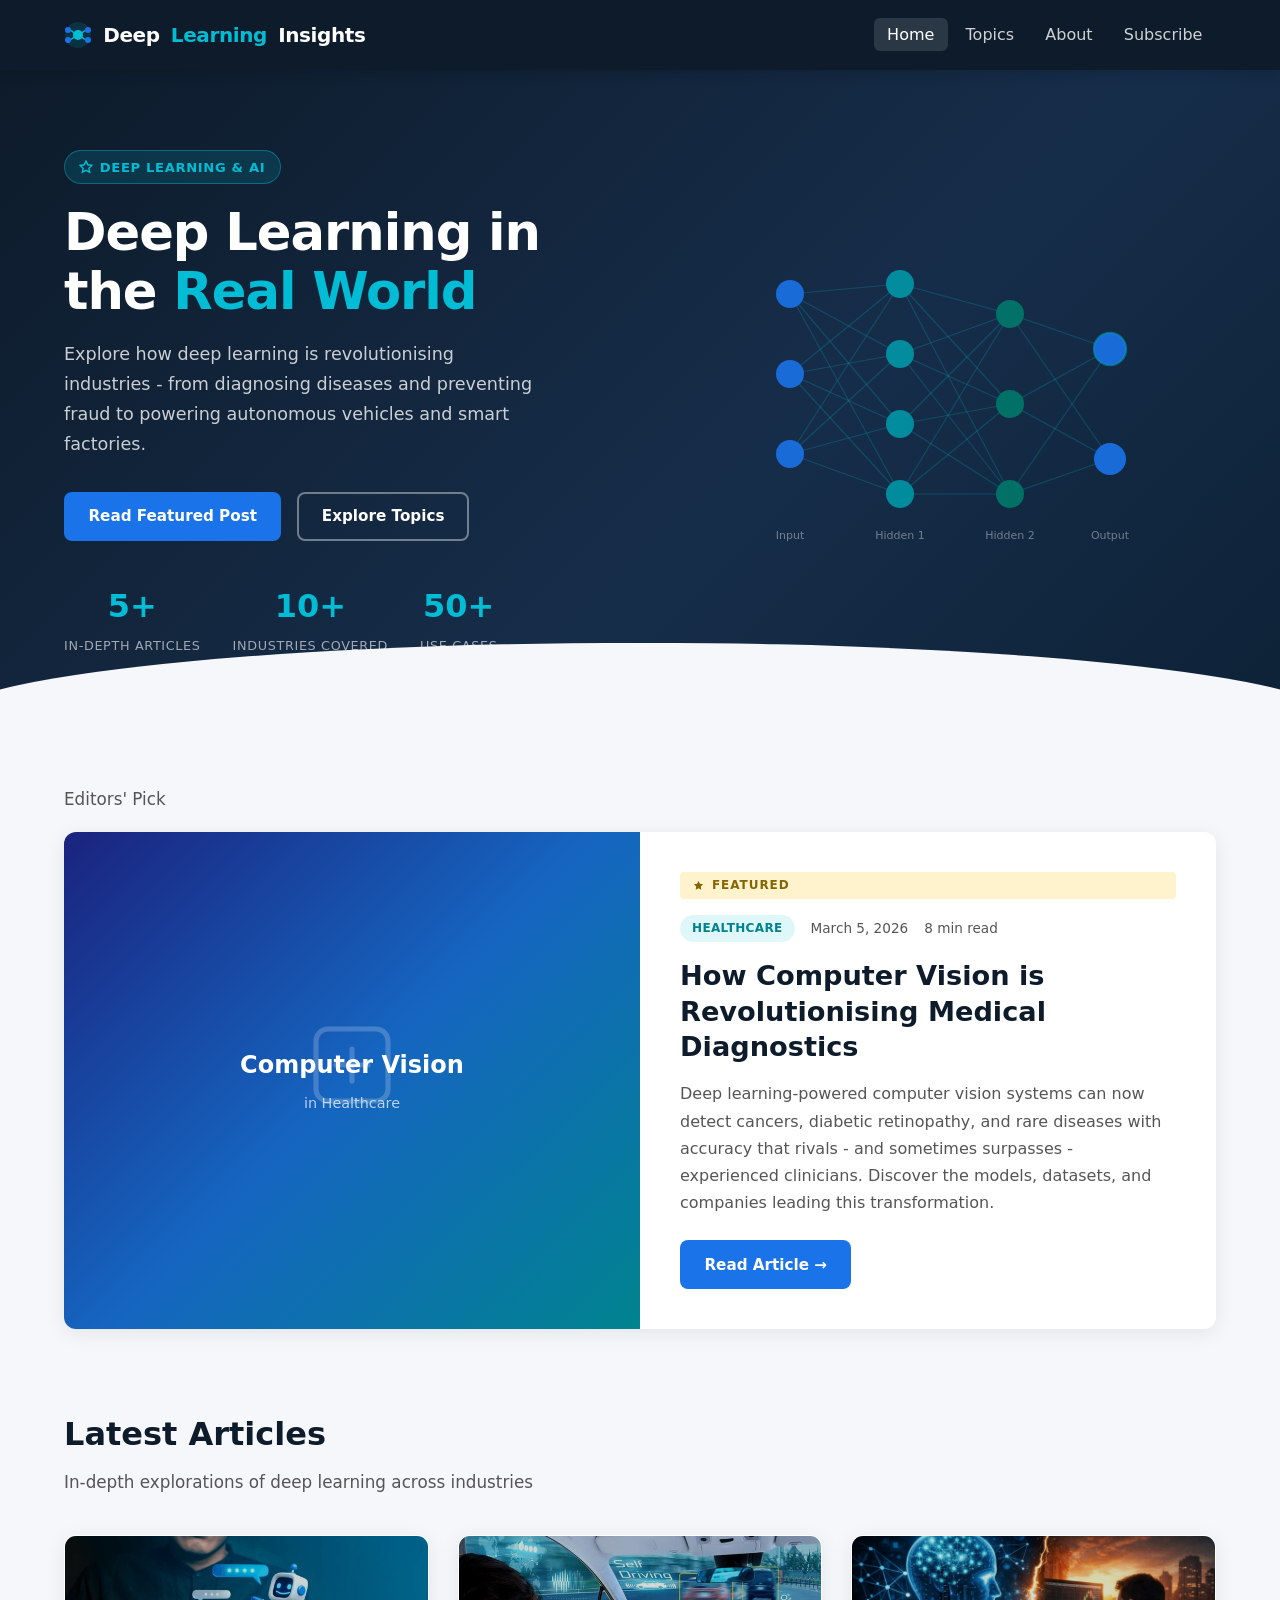
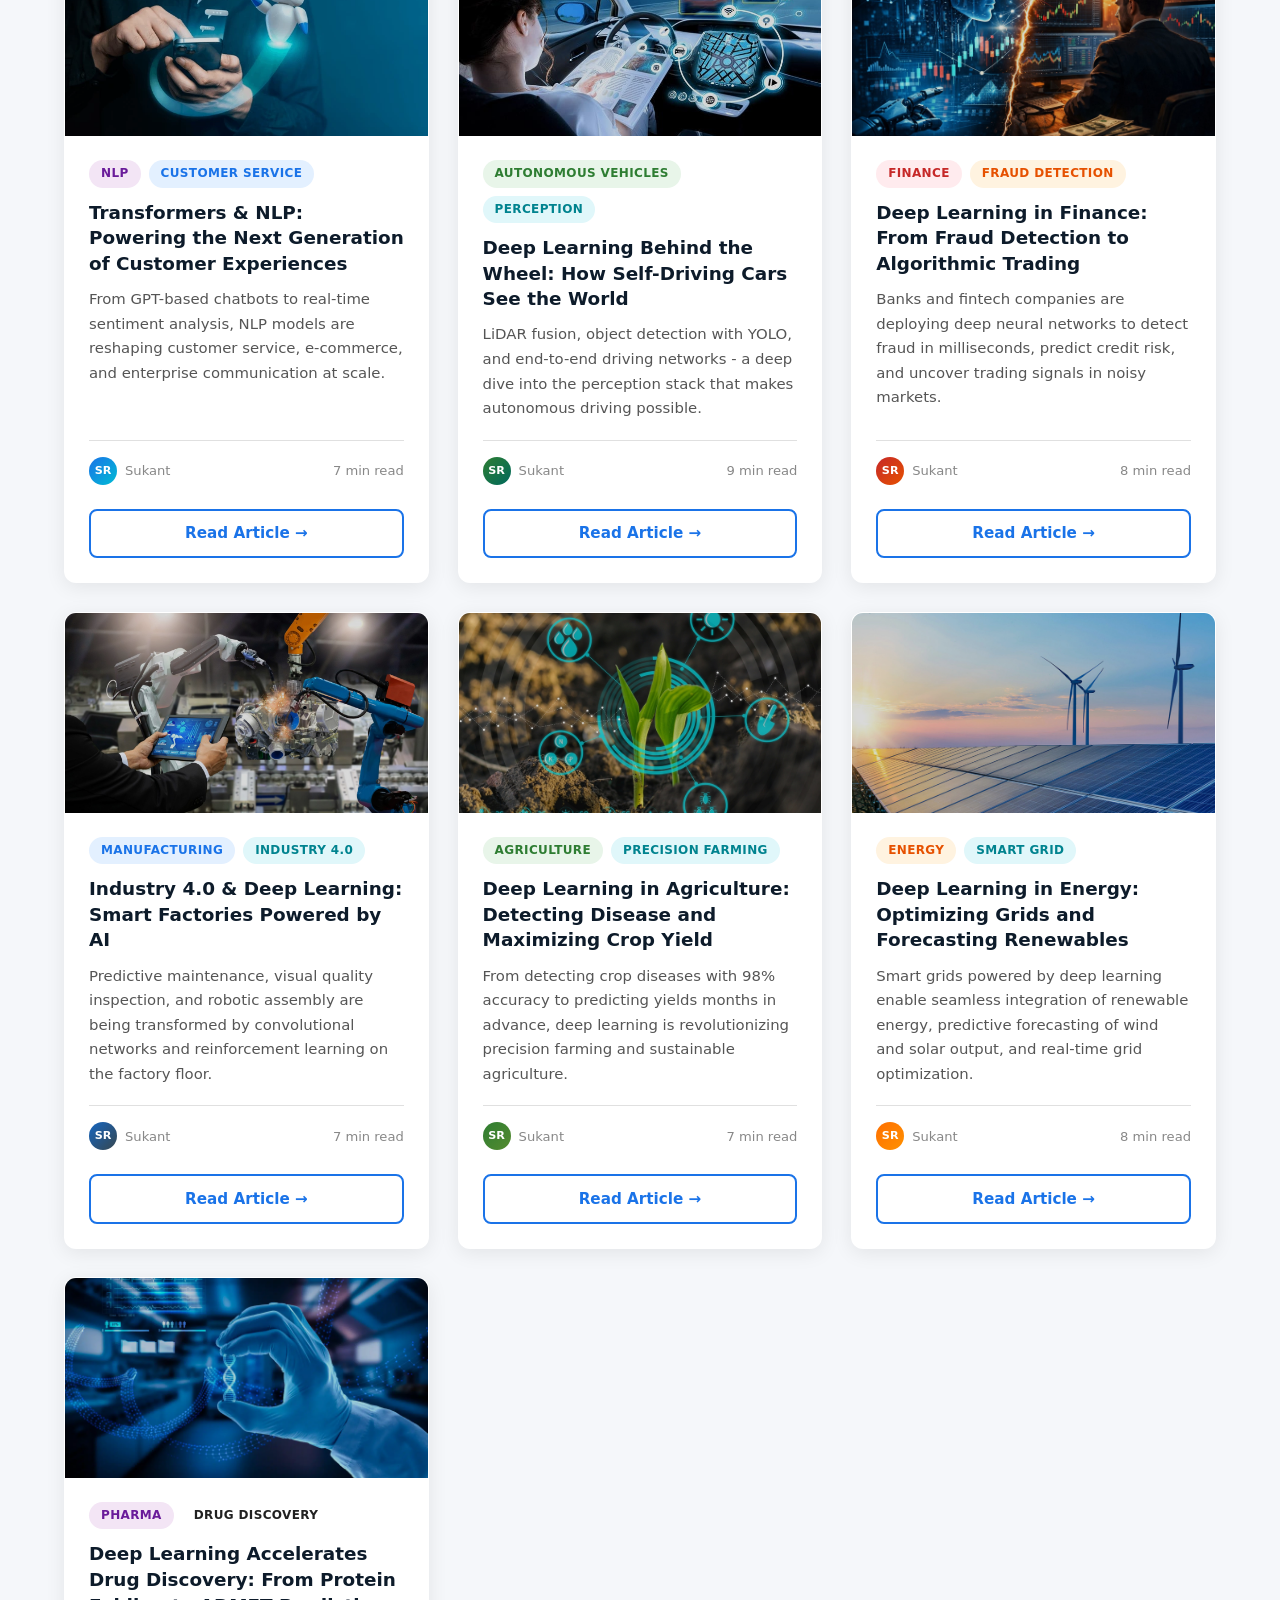
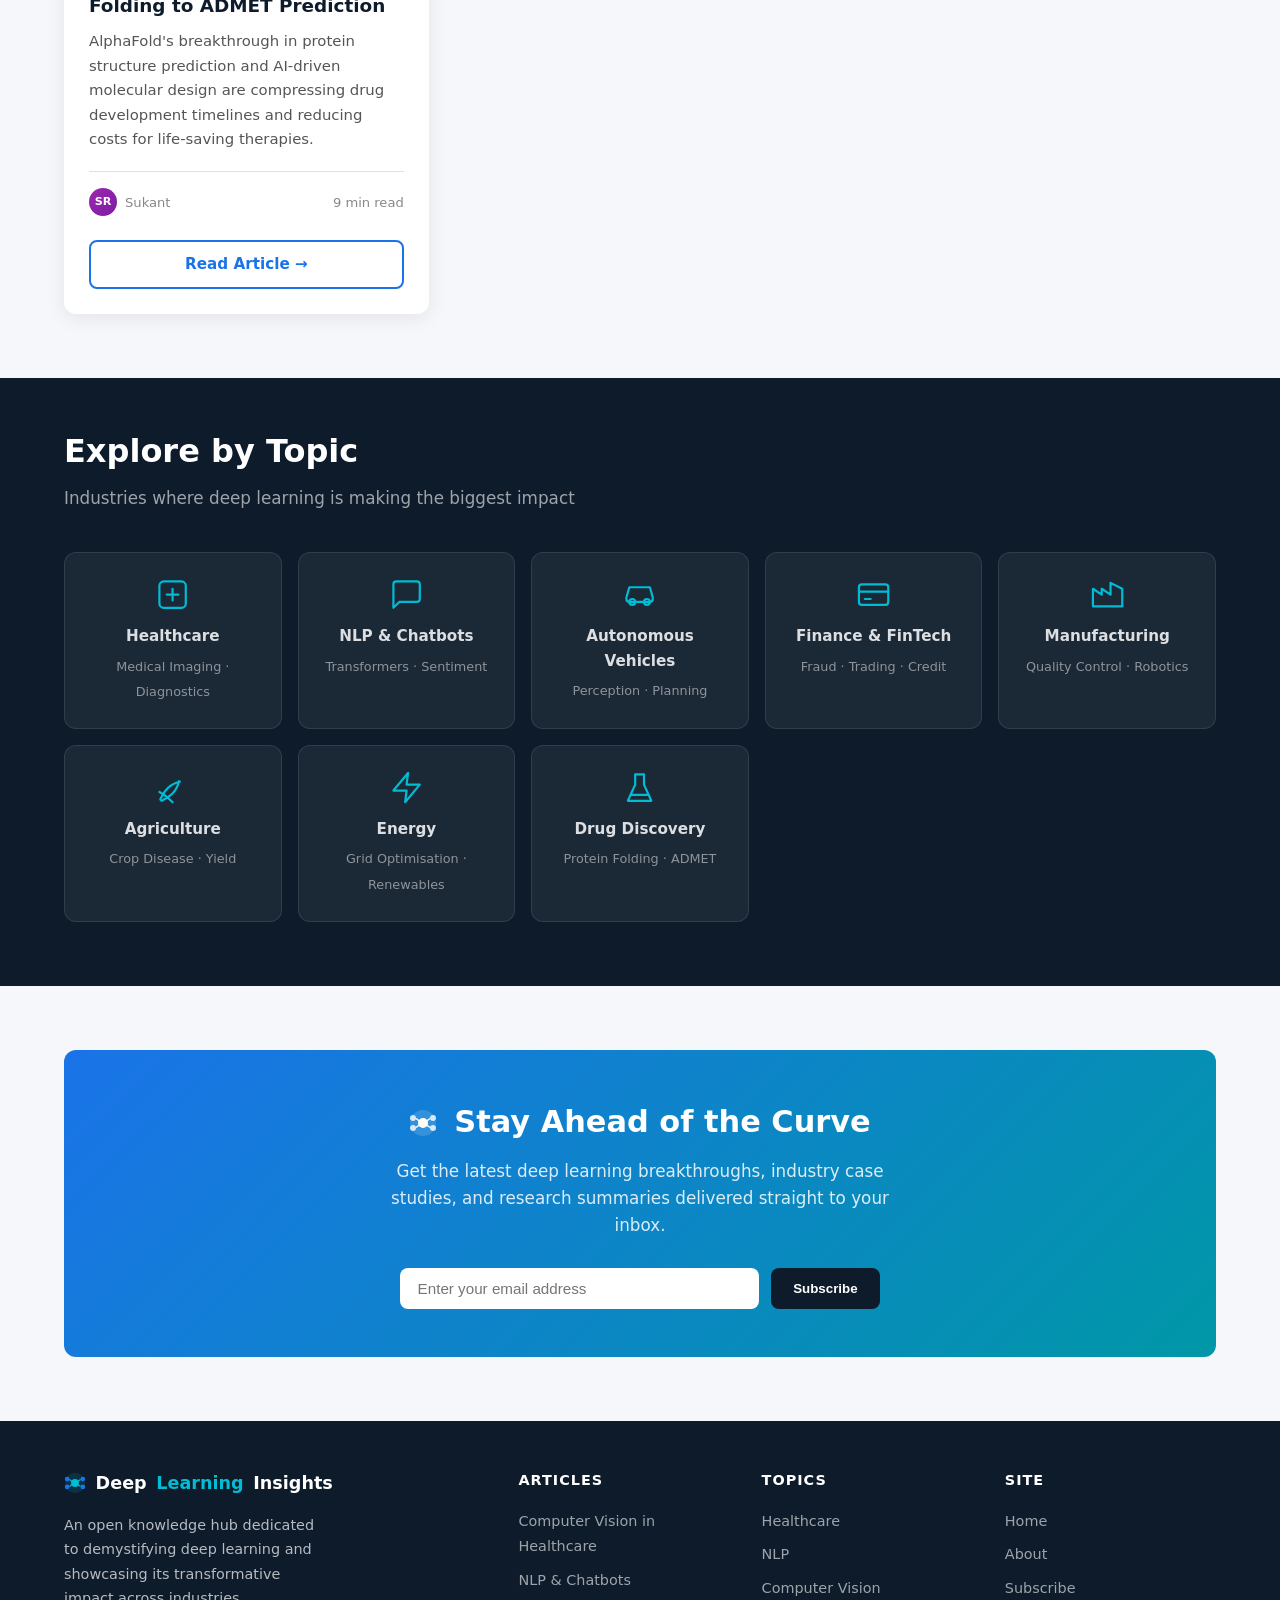
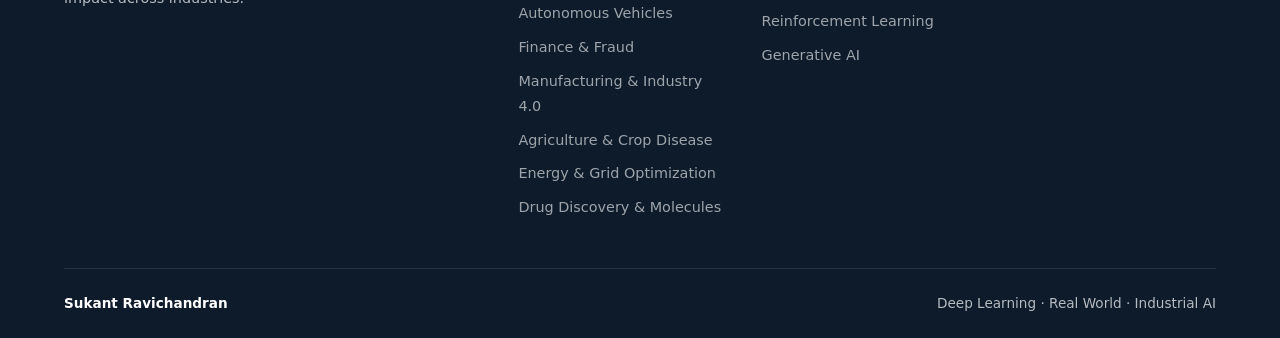
<file: index.html>
<!DOCTYPE html>
<html lang="en">
<head>
  <meta charset="UTF-8" />
  <meta name="viewport" content="width=device-width, initial-scale=1.0" />
  <meta name="description" content="Deep Learning Insights – Exploring real-world applications and industrial use cases of deep learning across healthcare, finance, manufacturing, and more." />
  <title>Deep Learning Insights | Real-World Applications & Industrial Use Cases</title>
  <link rel="stylesheet" href="css/style.css" />
  <link rel="icon" href="data:image/svg+xml,<svg xmlns='http://www.w3.org/2000/svg' viewBox='0 0 100 100'><circle cx='50' cy='50' r='48' fill='%2300bcd4' opacity='0.2'/><circle cx='50' cy='50' r='18' fill='%2300bcd4'/><circle cx='14' cy='32' r='11' fill='%231a73e8'/><circle cx='14' cy='68' r='11' fill='%231a73e8'/><circle cx='86' cy='32' r='11' fill='%231a73e8'/><circle cx='86' cy='68' r='11' fill='%231a73e8'/><line x1='25' y1='34' x2='39' y2='45' stroke='%2300bcd4' stroke-width='5'/><line x1='25' y1='66' x2='39' y2='55' stroke='%2300bcd4' stroke-width='5'/><line x1='75' y1='34' x2='61' y2='45' stroke='%2300bcd4' stroke-width='5'/><line x1='75' y1='66' x2='61' y2='55' stroke='%2300bcd4' stroke-width='5'/></svg>" />
</head>
<body>

  <!-- ══════════════════ NAVIGATION ══════════════════ -->
  <nav class="navbar" role="navigation" aria-label="Main navigation">
    <div class="container">
      <a href="index.html" class="nav-brand">
        <svg width="28" height="28" viewBox="0 0 28 28" fill="none" aria-hidden="true">
          <circle cx="14" cy="14" r="13" fill="#00bcd4" opacity="0.15"/>
          <circle cx="14" cy="14" r="5" fill="#00bcd4"/>
          <circle cx="4"  cy="9"  r="3" fill="#1a73e8"/>
          <circle cx="4"  cy="19" r="3" fill="#1a73e8"/>
          <circle cx="24" cy="9"  r="3" fill="#1a73e8"/>
          <circle cx="24" cy="19" r="3" fill="#1a73e8"/>
          <line x1="7" y1="9.5"  x2="11" y2="12.5" stroke="#00bcd4" stroke-width="1.5"/>
          <line x1="7" y1="18.5" x2="11" y2="15.5" stroke="#00bcd4" stroke-width="1.5"/>
          <line x1="21" y1="9.5"  x2="17" y2="12.5" stroke="#00bcd4" stroke-width="1.5"/>
          <line x1="21" y1="18.5" x2="17" y2="15.5" stroke="#00bcd4" stroke-width="1.5"/>
        </svg>
        Deep<span>Learning</span> Insights
      </a>
      <button class="nav-toggle" aria-label="Toggle navigation" aria-expanded="false">
        <svg width="24" height="24" viewBox="0 0 24 24" fill="none" stroke="currentColor" stroke-width="2" stroke-linecap="round">
          <line x1="3" y1="6"  x2="21" y2="6"/>
          <line x1="3" y1="12" x2="21" y2="12"/>
          <line x1="3" y1="18" x2="21" y2="18"/>
        </svg>
      </button>
      <ul class="nav-links">
        <li><a href="index.html" class="active">Home</a></li>
        <li><a href="#topics">Topics</a></li>
        <li><a href="about.html">About</a></li>
        <li><a href="#newsletter">Subscribe</a></li>
      </ul>
    </div>
  </nav>

  <!-- ══════════════════ HERO ══════════════════ -->
  <section class="hero" aria-label="Hero">
    <div class="container">
      <div class="hero-inner">
        <div class="hero-text">
          <div class="hero-badge">
            <svg width="14" height="14" viewBox="0 0 24 24" fill="none" stroke="currentColor" stroke-width="2.5"><polygon points="12 2 15.09 8.26 22 9.27 17 14.14 18.18 21.02 12 17.77 5.82 21.02 7 14.14 2 9.27 8.91 8.26 12 2"/></svg>
            Deep Learning &amp; AI
          </div>
          <h1>
            Deep Learning in the <span class="highlight">Real World</span>
          </h1>
          <p>
            Explore how deep learning is revolutionising industries - from diagnosing diseases
            and preventing fraud to powering autonomous vehicles and smart factories.
          </p>
          <div class="hero-actions">
            <a href="#featured" class="btn btn--primary">Read Featured Post</a>
            <a href="#topics"   class="btn btn--outline" style="color:#fff;border-color:rgba(255,255,255,0.4);">Explore Topics</a>
          </div>
          <div class="hero-stats">
            <div class="stat-item">
              <span class="stat-number">5+</span>
              <span class="stat-label">In-depth Articles</span>
            </div>
            <div class="stat-item">
              <span class="stat-number">10+</span>
              <span class="stat-label">Industries Covered</span>
            </div>
            <div class="stat-item">
              <span class="stat-number">50+</span>
              <span class="stat-label">Use Cases</span>
            </div>
          </div>
        </div>

        <!-- Animated Neural Network SVG -->
        <div class="hero-visual" aria-hidden="true">
          <svg class="neural-net-svg" viewBox="0 0 420 340" fill="none" xmlns="http://www.w3.org/2000/svg">
            <!-- Connections -->
            <g stroke="rgba(0,188,212,0.25)" stroke-width="1.2">
              <!-- Input → Hidden1 -->
              <line x1="60" y1="60"  x2="170" y2="50"/>
              <line x1="60" y1="60"  x2="170" y2="120"/>
              <line x1="60" y1="60"  x2="170" y2="190"/>
              <line x1="60" y1="60"  x2="170" y2="260"/>
              <line x1="60" y1="140" x2="170" y2="50"/>
              <line x1="60" y1="140" x2="170" y2="120"/>
              <line x1="60" y1="140" x2="170" y2="190"/>
              <line x1="60" y1="140" x2="170" y2="260"/>
              <line x1="60" y1="220" x2="170" y2="50"/>
              <line x1="60" y1="220" x2="170" y2="120"/>
              <line x1="60" y1="220" x2="170" y2="190"/>
              <line x1="60" y1="220" x2="170" y2="260"/>
              <!-- Hidden1 → Hidden2 -->
              <line x1="170" y1="50"  x2="280" y2="80"/>
              <line x1="170" y1="50"  x2="280" y2="170"/>
              <line x1="170" y1="50"  x2="280" y2="260"/>
              <line x1="170" y1="120" x2="280" y2="80"/>
              <line x1="170" y1="120" x2="280" y2="170"/>
              <line x1="170" y1="120" x2="280" y2="260"/>
              <line x1="170" y1="190" x2="280" y2="80"/>
              <line x1="170" y1="190" x2="280" y2="170"/>
              <line x1="170" y1="190" x2="280" y2="260"/>
              <line x1="170" y1="260" x2="280" y2="80"/>
              <line x1="170" y1="260" x2="280" y2="170"/>
              <line x1="170" y1="260" x2="280" y2="260"/>
              <!-- Hidden2 → Output -->
              <line x1="280" y1="80"  x2="380" y2="115"/>
              <line x1="280" y1="80"  x2="380" y2="225"/>
              <line x1="280" y1="170" x2="380" y2="115"/>
              <line x1="280" y1="170" x2="380" y2="225"/>
              <line x1="280" y1="260" x2="380" y2="115"/>
              <line x1="280" y1="260" x2="380" y2="225"/>
            </g>
            <!-- Input nodes -->
            <g fill="#1a73e8">
              <circle cx="60" cy="60"  r="14"/>
              <circle cx="60" cy="140" r="14"/>
              <circle cx="60" cy="220" r="14"/>
            </g>
            <!-- Hidden layer 1 -->
            <g fill="#0097a7">
              <circle cx="170" cy="50"  r="14"/>
              <circle cx="170" cy="120" r="14"/>
              <circle cx="170" cy="190" r="14"/>
              <circle cx="170" cy="260" r="14"/>
            </g>
            <!-- Hidden layer 2 -->
            <g fill="#00796b">
              <circle cx="280" cy="80"  r="14"/>
              <circle cx="280" cy="170" r="14"/>
              <circle cx="280" cy="260" r="14"/>
            </g>
            <!-- Output nodes -->
            <g fill="#1a73e8">
              <circle cx="380" cy="115" r="16"/>
              <circle cx="380" cy="225" r="16"/>
            </g>
            <!-- Labels -->
            <text x="60" y="305" text-anchor="middle" fill="rgba(255,255,255,0.45)" font-size="11">Input</text>
            <text x="170" y="305" text-anchor="middle" fill="rgba(255,255,255,0.45)" font-size="11">Hidden 1</text>
            <text x="280" y="305" text-anchor="middle" fill="rgba(255,255,255,0.45)" font-size="11">Hidden 2</text>
            <text x="380" y="305" text-anchor="middle" fill="rgba(255,255,255,0.45)" font-size="11">Output</text>
            <!-- Pulse animation on output -->
            <circle cx="380" cy="115" r="20" stroke="#00bcd4" stroke-width="2" fill="none" opacity="0.5">
              <animate attributeName="r" from="16" to="28" dur="1.8s" repeatCount="indefinite"/>
              <animate attributeName="opacity" from="0.5" to="0" dur="1.8s" repeatCount="indefinite"/>
            </circle>
          </svg>
        </div>
      </div>
    </div>
  </section>

  <!-- ══════════════════ FEATURED POST ══════════════════ -->
  <section class="featured-section" id="featured">
    <div class="container">
      <p class="section-subtitle" style="margin-bottom:1.2rem;">Editors' Pick</p>
      <a href="posts/computer-vision-healthcare.html" class="featured-card" style="text-decoration:none;color:inherit;">
        <div class="featured-image" style="background:linear-gradient(135deg,#1a237e,#1565c0,#00838f);">
          <span class="featured-image-icon">
            <svg viewBox="0 0 24 24" fill="none" stroke="currentColor" stroke-width="1.3" stroke-linecap="round" stroke-linejoin="round" class="featured-illustration" aria-hidden="true"><rect x="3" y="3" width="18" height="18" rx="3"/><line x1="12" y1="8" x2="12" y2="16"/><line x1="8" y1="12" x2="16" y2="12"/></svg>
          </span>
          <div class="featured-image-label">
            <h3>Computer Vision</h3>
            <p style="color:rgba(255,255,255,0.7);font-size:0.9rem;">in Healthcare</p>
          </div>
        </div>
        <div class="featured-content">
          <span class="featured-label">
            <svg width="11" height="11" viewBox="0 0 24 24" fill="currentColor" style="vertical-align:middle;margin-right:3px;" aria-hidden="true"><polygon points="12 2 15.09 8.26 22 9.27 17 14.14 18.18 21.02 12 17.77 5.82 21.02 7 14.14 2 9.27 8.91 8.26 12 2"/></svg>
            Featured
          </span>
          <div class="featured-meta">
            <span class="tag tag--teal">Healthcare</span>
            <span>March 5, 2026</span>
            <span>8 min read</span>
          </div>
          <h2>How Computer Vision is Revolutionising Medical Diagnostics</h2>
          <p>
            Deep learning-powered computer vision systems can now detect cancers, diabetic
            retinopathy, and rare diseases with accuracy that rivals - and sometimes surpasses -
            experienced clinicians. Discover the models, datasets, and companies leading this
            transformation.
          </p>
          <span class="btn btn--primary" style="align-self:flex-start;">Read Article →</span>
        </div>
      </a>
    </div>
  </section>

  <!-- ══════════════════ BLOG GRID ══════════════════ -->
  <section class="blog-section" id="articles">
    <div class="container">
      <h2 class="section-title">Latest Articles</h2>
      <p class="section-subtitle">In-depth explorations of deep learning across industries</p>

      <div class="blog-grid">

        <!-- Card 1: NLP -->
        <article class="blog-card">
          <div class="card-image">
            <img src="images/chatbot.png" alt="NLP and Chatbots" style="width:100%;height:100%;object-fit:cover;"/>
            <div class="card-image-overlay"></div>
          </div>
          <div class="card-content">
            <div class="card-tags">
              <span class="tag tag--purple">NLP</span>
              <span class="tag tag--blue">Customer Service</span>
            </div>
            <h3>Transformers &amp; NLP: Powering the Next Generation of Customer Experiences</h3>
            <p>
              From GPT-based chatbots to real-time sentiment analysis, NLP models are reshaping
              customer service, e-commerce, and enterprise communication at scale.
            </p>
            <div class="card-meta">
              <div class="card-author">
                <div class="author-avatar">SR</div>
                <span>Sukant</span>
              </div>
              <span>7 min read</span>
            </div>
          </div>
          <a href="posts/nlp-customer-service.html" class="btn btn--outline" style="margin:0 1.5rem 1.5rem;justify-content:center;">Read Article →</a>
        </article>

        <!-- Card 2: Autonomous Vehicles -->
        <article class="blog-card">
          <div class="card-image">
            <img src="images/selfDriving.png" alt="Autonomous Vehicles" style="width:100%;height:100%;object-fit:cover;"/>
            <div class="card-image-overlay"></div>
          </div>
          <div class="card-content">
            <div class="card-tags">
              <span class="tag tag--green">Autonomous Vehicles</span>
              <span class="tag tag--teal">Perception</span>
            </div>
            <h3>Deep Learning Behind the Wheel: How Self-Driving Cars See the World</h3>
            <p>
              LiDAR fusion, object detection with YOLO, and end-to-end driving networks -
              a deep dive into the perception stack that makes autonomous driving possible.
            </p>
            <div class="card-meta">
              <div class="card-author">
                <div class="author-avatar" style="background:linear-gradient(135deg,#2e7d32,#00695c);">SR</div>
                <span>Sukant</span>
              </div>
              <span>9 min read</span>
            </div>
          </div>
          <a href="posts/autonomous-vehicles.html" class="btn btn--outline" style="margin:0 1.5rem 1.5rem;justify-content:center;">Read Article →</a>
        </article>

        <!-- Card 3: Finance -->
        <article class="blog-card">
          <div class="card-image">
            <img src="images/finance.png" alt="Finance and Fraud Detection" style="width:100%;height:100%;object-fit:cover;"/>
            <div class="card-image-overlay"></div>
          </div>
          <div class="card-content">
            <div class="card-tags">
              <span class="tag tag--red">Finance</span>
              <span class="tag tag--orange">Fraud Detection</span>
            </div>
            <h3>Deep Learning in Finance: From Fraud Detection to Algorithmic Trading</h3>
            <p>
              Banks and fintech companies are deploying deep neural networks to detect fraud
              in milliseconds, predict credit risk, and uncover trading signals in noisy markets.
            </p>
            <div class="card-meta">
              <div class="card-author">
                <div class="author-avatar" style="background:linear-gradient(135deg,#c62828,#e65100);">SR</div>
                <span>Sukant</span>
              </div>
              <span>8 min read</span>
            </div>
          </div>
          <a href="posts/finance-fraud-detection.html" class="btn btn--outline" style="margin:0 1.5rem 1.5rem;justify-content:center;">Read Article →</a>
        </article>

        <!-- Card 4: Manufacturing -->
        <article class="blog-card">
          <div class="card-image">
            <img src="images/industry4_0.png" alt="Manufacturing and Industry 4.0" style="width:100%;height:100%;object-fit:cover;"/>
            <div class="card-image-overlay"></div>
          </div>
          <div class="card-content">
            <div class="card-tags">
              <span class="tag tag--blue">Manufacturing</span>
              <span class="tag tag--teal">Industry 4.0</span>
            </div>
            <h3>Industry 4.0 &amp; Deep Learning: Smart Factories Powered by AI</h3>
            <p>
              Predictive maintenance, visual quality inspection, and robotic assembly are being
              transformed by convolutional networks and reinforcement learning on the factory floor.
            </p>
            <div class="card-meta">
              <div class="card-author">
                <div class="author-avatar" style="background:linear-gradient(135deg,#1565c0,#37474f);">SR</div>
                <span>Sukant</span>
              </div>
              <span>7 min read</span>
            </div>
          </div>
          <a href="posts/manufacturing-industry4.html" class="btn btn--outline" style="margin:0 1.5rem 1.5rem;justify-content:center;">Read Article →</a>
        </article>

        <!-- Card 5: Agriculture -->
        <article class="blog-card">
          <div class="card-image">
            <img src="images/Agriculture.png" alt="Agriculture and Crop Disease" style="width:100%;height:100%;object-fit:cover;"/>
            <div class="card-image-overlay"></div>
          </div>
          <div class="card-content">
            <div class="card-tags">
              <span class="tag tag--green">Agriculture</span>
              <span class="tag tag--teal">Precision Farming</span>
            </div>
            <h3>Deep Learning in Agriculture: Detecting Disease and Maximizing Crop Yield</h3>
            <p>
              From detecting crop diseases with 98% accuracy to predicting yields months in advance,
              deep learning is revolutionizing precision farming and sustainable agriculture.
            </p>
            <div class="card-meta">
              <div class="card-author">
                <div class="author-avatar" style="background:linear-gradient(135deg,#2e7d32,#558b2f);">SR</div>
                <span>Sukant</span>
              </div>
              <span>7 min read</span>
            </div>
          </div>
          <a href="posts/agriculture-crop-disease.html" class="btn btn--outline" style="margin:0 1.5rem 1.5rem;justify-content:center;">Read Article →</a>
        </article>

        <!-- Card 6: Energy -->
        <article class="blog-card">
          <div class="card-image">
            <img src="images/energy.png" alt="Energy and Grid Optimization" style="width:100%;height:100%;object-fit:cover;"/>
            <div class="card-image-overlay"></div>
          </div>
          <div class="card-content">
            <div class="card-tags">
              <span class="tag tag--orange">Energy</span>
              <span class="tag tag--teal">Smart Grid</span>
            </div>
            <h3>Deep Learning in Energy: Optimizing Grids and Forecasting Renewables</h3>
            <p>
              Smart grids powered by deep learning enable seamless integration of renewable energy,
              predictive forecasting of wind and solar output, and real-time grid optimization.
            </p>
            <div class="card-meta">
              <div class="card-author">
                <div class="author-avatar" style="background:linear-gradient(135deg,#ff6f00,#ff9100);">SR</div>
                <span>Sukant</span>
              </div>
              <span>8 min read</span>
            </div>
          </div>
          <a href="posts/energy-grid-optimization.html" class="btn btn--outline" style="margin:0 1.5rem 1.5rem;justify-content:center;">Read Article →</a>
        </article>

        <!-- Card 7: Drug Discovery -->
        <article class="blog-card">
          <div class="card-image">
            <img src="images/drugdiscovery.png" alt="Drug Discovery and Molecules" style="width:100%;height:100%;object-fit:cover;"/>
            <div class="card-image-overlay"></div>
          </div>
          <div class="card-content">
            <div class="card-tags">
              <span class="tag tag--purple">Pharma</span>
              <span class="tag tag--pink">Drug Discovery</span>
            </div>
            <h3>Deep Learning Accelerates Drug Discovery: From Protein Folding to ADMET Prediction</h3>
            <p>
              AlphaFold's breakthrough in protein structure prediction and AI-driven molecular design
              are compressing drug development timelines and reducing costs for life-saving therapies.
            </p>
            <div class="card-meta">
              <div class="card-author">
                <div class="author-avatar" style="background:linear-gradient(135deg,#9c27b0,#7b1fa2);">SR</div>
                <span>Sukant</span>
              </div>
              <span>9 min read</span>
            </div>
          </div>
          <a href="posts/drug-discovery-molecules.html" class="btn btn--outline" style="margin:0 1.5rem 1.5rem;justify-content:center;">Read Article →</a>
        </article>

      </div>
    </div>
  </section>

  <!-- ══════════════════ TOPICS ══════════════════ -->
  <section class="topics-section" id="topics">
    <div class="container">
      <h2 class="section-title">Explore by Topic</h2>
      <p class="section-subtitle">Industries where deep learning is making the biggest impact</p>
      <div class="topics-grid">
        <a href="posts/computer-vision-healthcare.html" class="topic-card" style="text-decoration:none;">
          <span class="topic-icon"><svg viewBox="0 0 24 24" fill="none" stroke="currentColor" stroke-width="1.5" stroke-linecap="round" stroke-linejoin="round" aria-hidden="true"><rect x="3" y="3" width="18" height="18" rx="3"/><line x1="12" y1="8" x2="12" y2="16"/><line x1="8" y1="12" x2="16" y2="12"/></svg></span>
          <h4>Healthcare</h4>
          <span>Medical Imaging · Diagnostics</span>
        </a>
        <a href="posts/nlp-customer-service.html" class="topic-card" style="text-decoration:none;">
          <span class="topic-icon"><svg viewBox="0 0 24 24" fill="none" stroke="currentColor" stroke-width="1.5" stroke-linecap="round" stroke-linejoin="round" aria-hidden="true"><path d="M21 15a2 2 0 01-2 2H7l-4 4V5a2 2 0 012-2h14a2 2 0 012 2z"/></svg></span>
          <h4>NLP &amp; Chatbots</h4>
          <span>Transformers · Sentiment</span>
        </a>
        <a href="posts/autonomous-vehicles.html" class="topic-card" style="text-decoration:none;">
          <span class="topic-icon"><svg viewBox="0 0 24 24" fill="none" stroke="currentColor" stroke-width="1.5" stroke-linecap="round" stroke-linejoin="round" aria-hidden="true"><path d="M19 17H5a2 2 0 01-2-2v-1l2-7h14l2 7v1a2 2 0 01-2 2z"/><circle cx="7" cy="17" r="2"/><circle cx="17" cy="17" r="2"/></svg></span>
          <h4>Autonomous Vehicles</h4>
          <span>Perception · Planning</span>
        </a>
        <a href="posts/finance-fraud-detection.html" class="topic-card" style="text-decoration:none;">
          <span class="topic-icon"><svg viewBox="0 0 24 24" fill="none" stroke="currentColor" stroke-width="1.5" stroke-linecap="round" stroke-linejoin="round" aria-hidden="true"><rect x="2" y="5" width="20" height="14" rx="2"/><line x1="2" y1="10" x2="22" y2="10"/><line x1="6" y1="15" x2="10" y2="15"/></svg></span>
          <h4>Finance &amp; FinTech</h4>
          <span>Fraud · Trading · Credit</span>
        </a>
        <a href="posts/manufacturing-industry4.html" class="topic-card" style="text-decoration:none;">
          <span class="topic-icon"><svg viewBox="0 0 24 24" fill="none" stroke="currentColor" stroke-width="1.5" stroke-linecap="round" stroke-linejoin="round" aria-hidden="true"><path d="M2 20V8l6 4V8l6 4V4l8 4v12H2z"/></svg></span>
          <h4>Manufacturing</h4>
          <span>Quality Control · Robotics</span>
        </a>
        <a href="posts/agriculture-crop-disease.html" class="topic-card" style="text-decoration:none;">
          <span class="topic-icon"><svg viewBox="0 0 24 24" fill="none" stroke="currentColor" stroke-width="1.5" stroke-linecap="round" stroke-linejoin="round" aria-hidden="true"><path d="M17 8C8 10 5.9 16.17 3.82 19.34A1 1 0 005 20.82c3.17-2.08 9.34-4.18 11.34-13.18M3 15c4 2 7 5 9 7"/></svg></span>
          <h4>Agriculture</h4>
          <span>Crop Disease · Yield</span>
        </a>
        <a href="posts/energy-grid-optimization.html" class="topic-card" style="text-decoration:none;">
          <span class="topic-icon"><svg viewBox="0 0 24 24" fill="none" stroke="currentColor" stroke-width="1.5" stroke-linecap="round" stroke-linejoin="round" aria-hidden="true"><polygon points="13 2 3 14 12 14 11 22 21 10 12 10 13 2"/></svg></span>
          <h4>Energy</h4>
          <span>Grid Optimisation · Renewables</span>
        </a>
        <a href="posts/drug-discovery-molecules.html" class="topic-card" style="text-decoration:none;">
          <span class="topic-icon"><svg viewBox="0 0 24 24" fill="none" stroke="currentColor" stroke-width="1.5" stroke-linecap="round" stroke-linejoin="round" aria-hidden="true"><path d="M9 3h6M9 3v7l-5 11h16L15 10V3"/><line x1="6" y1="17" x2="18" y2="17"/></svg></span>
          <h4>Drug Discovery</h4>
          <span>Protein Folding · ADMET</span>
        </a>
      </div>
    </div>
  </section>

  <!-- ══════════════════ NEWSLETTER ══════════════════ -->
  <section class="newsletter-section" id="newsletter">
    <div class="container">
      <div class="newsletter-box">
        <h2>
          <svg width="28" height="28" viewBox="0 0 28 28" fill="none" style="vertical-align:middle;margin-right:0.4rem;" aria-hidden="true">
            <circle cx="14" cy="14" r="13" fill="rgba(255,255,255,0.15)"/>
            <circle cx="14" cy="14" r="5" fill="#fff"/>
            <circle cx="4" cy="9" r="3" fill="rgba(255,255,255,0.8)"/>
            <circle cx="4" cy="19" r="3" fill="rgba(255,255,255,0.8)"/>
            <circle cx="24" cy="9" r="3" fill="rgba(255,255,255,0.8)"/>
            <circle cx="24" cy="19" r="3" fill="rgba(255,255,255,0.8)"/>
            <line x1="7" y1="9.5" x2="11" y2="12.5" stroke="#fff" stroke-width="1.5"/>
            <line x1="7" y1="18.5" x2="11" y2="15.5" stroke="#fff" stroke-width="1.5"/>
            <line x1="21" y1="9.5" x2="17" y2="12.5" stroke="#fff" stroke-width="1.5"/>
            <line x1="21" y1="18.5" x2="17" y2="15.5" stroke="#fff" stroke-width="1.5"/>
          </svg>
          Stay Ahead of the Curve
        </h2>
        <p>
          Get the latest deep learning breakthroughs, industry case studies, and research
          summaries delivered straight to your inbox.
        </p>
        <form class="newsletter-form" novalidate>
          <input type="email" placeholder="Enter your email address" aria-label="Email address" required />
          <button type="submit">Subscribe</button>
        </form>
      </div>
    </div>
  </section>

  <!-- ══════════════════ FOOTER ══════════════════ -->
  <footer class="footer">
    <div class="container">
      <div class="footer-grid">
        <div class="footer-col">
          <div class="footer-brand">
            <svg width="22" height="22" viewBox="0 0 28 28" fill="none" aria-hidden="true">
              <circle cx="14" cy="14" r="13" fill="#00bcd4" opacity="0.15"/>
              <circle cx="14" cy="14" r="5" fill="#00bcd4"/>
              <circle cx="4"  cy="9"  r="3" fill="#1a73e8"/>
              <circle cx="4"  cy="19" r="3" fill="#1a73e8"/>
              <circle cx="24" cy="9"  r="3" fill="#1a73e8"/>
              <circle cx="24" cy="19" r="3" fill="#1a73e8"/>
              <line x1="7" y1="9.5"  x2="11" y2="12.5" stroke="#00bcd4" stroke-width="1.5"/>
              <line x1="7" y1="18.5" x2="11" y2="15.5" stroke="#00bcd4" stroke-width="1.5"/>
              <line x1="21" y1="9.5"  x2="17" y2="12.5" stroke="#00bcd4" stroke-width="1.5"/>
              <line x1="21" y1="18.5" x2="17" y2="15.5" stroke="#00bcd4" stroke-width="1.5"/>
            </svg>
            Deep<span>Learning</span> Insights
          </div>
          <p>
            An open knowledge hub dedicated to demystifying deep learning and showcasing
            its transformative impact across industries.
          </p>
        </div>
        <div class="footer-col">
          <h5>Articles</h5>
          <ul class="footer-links">
            <li><a href="posts/computer-vision-healthcare.html">Computer Vision in Healthcare</a></li>
            <li><a href="posts/nlp-customer-service.html">NLP &amp; Chatbots</a></li>
            <li><a href="posts/autonomous-vehicles.html">Autonomous Vehicles</a></li>
            <li><a href="posts/finance-fraud-detection.html">Finance &amp; Fraud</a></li>
            <li><a href="posts/manufacturing-industry4.html">Manufacturing &amp; Industry 4.0</a></li>
            <li><a href="posts/agriculture-crop-disease.html">Agriculture &amp; Crop Disease</a></li>
            <li><a href="posts/energy-grid-optimization.html">Energy &amp; Grid Optimization</a></li>
            <li><a href="posts/drug-discovery-molecules.html">Drug Discovery &amp; Molecules</a></li>
          </ul>
        </div>
        <div class="footer-col">
          <h5>Topics</h5>
          <ul class="footer-links">
            <li><a href="#topics">Healthcare</a></li>
            <li><a href="#topics">NLP</a></li>
            <li><a href="#topics">Computer Vision</a></li>
            <li><a href="#topics">Reinforcement Learning</a></li>
            <li><a href="#topics">Generative AI</a></li>
          </ul>
        </div>
        <div class="footer-col">
          <h5>Site</h5>
          <ul class="footer-links">
            <li><a href="index.html">Home</a></li>
            <li><a href="about.html">About</a></li>
            <li><a href="#newsletter">Subscribe</a></li>
          </ul>
        </div>
      </div>
      <div class="footer-bottom">
        <span><strong style="color:#fff;">Sukant Ravichandran</strong></span>
        <span>Deep Learning · Real World · Industrial AI</span>
      </div>
    </div>
  </footer>

  <script src="js/main.js"></script>
</body>
</html>
</file>
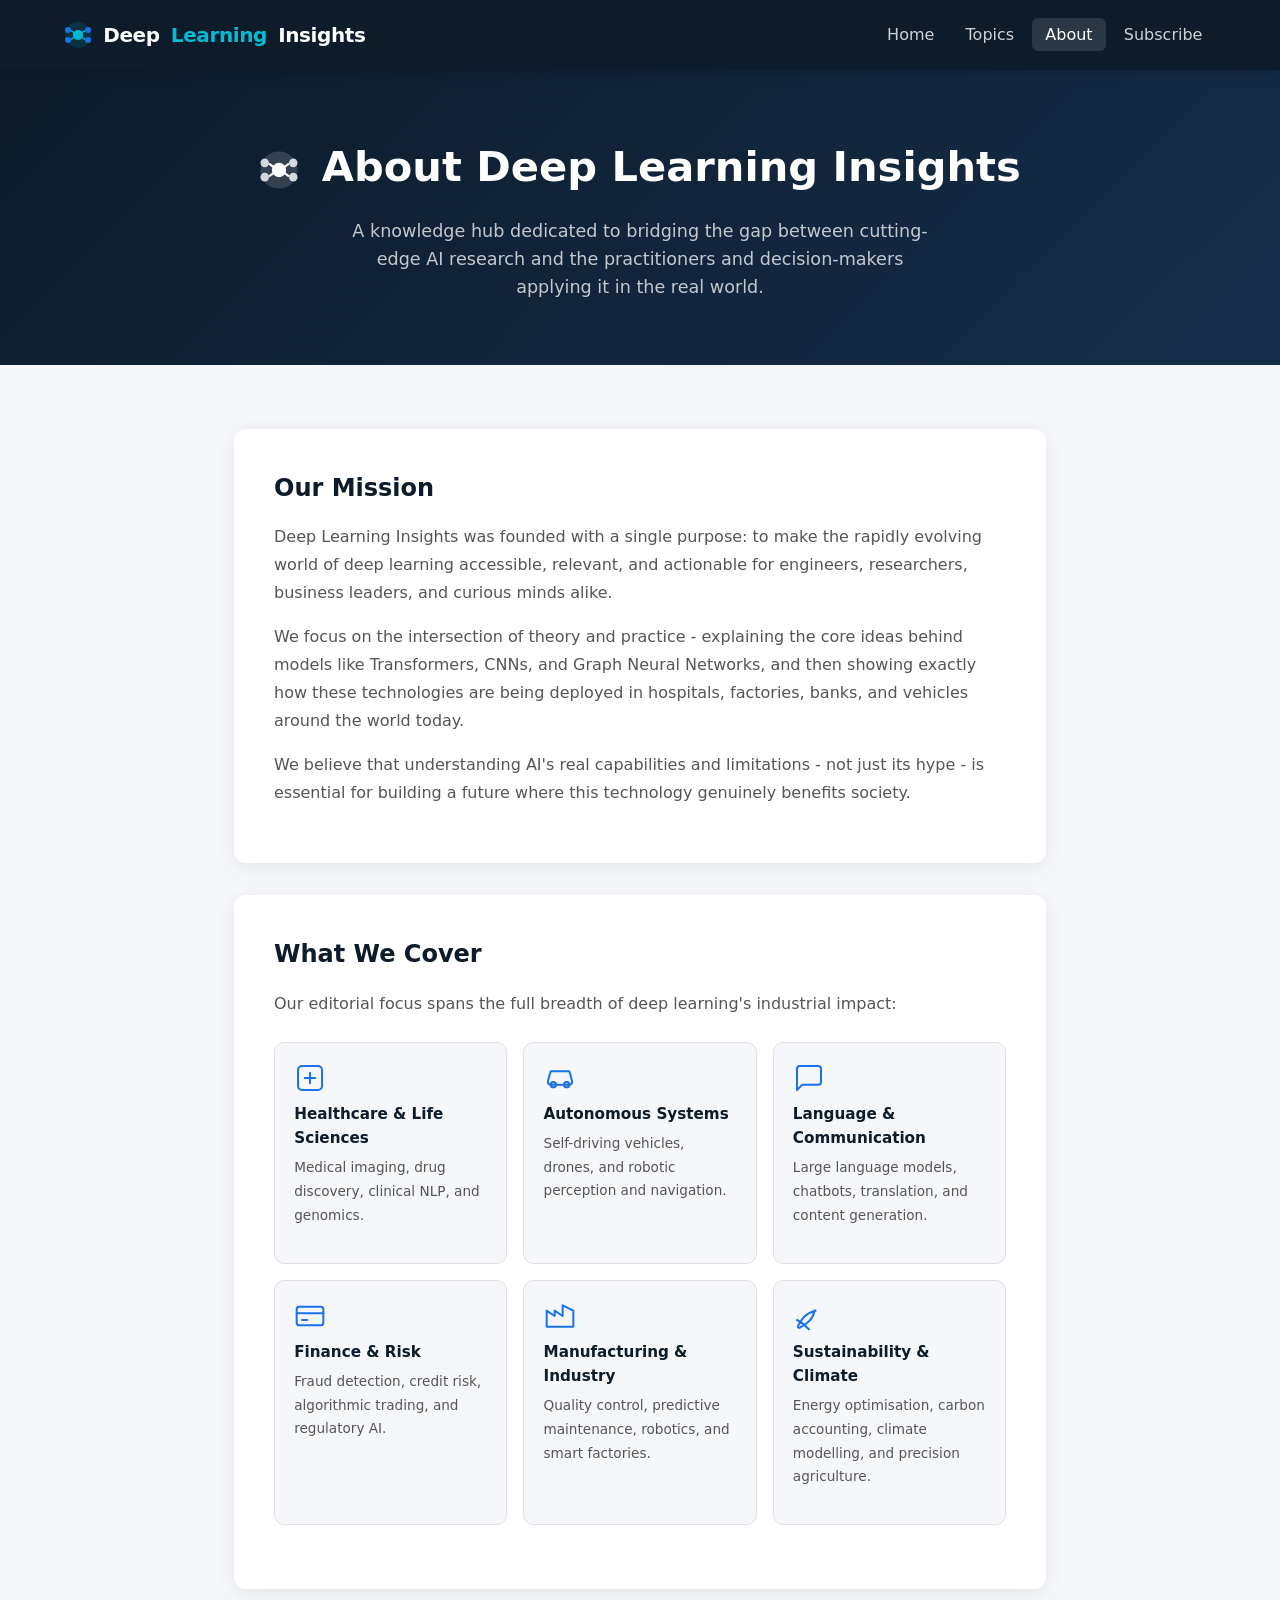
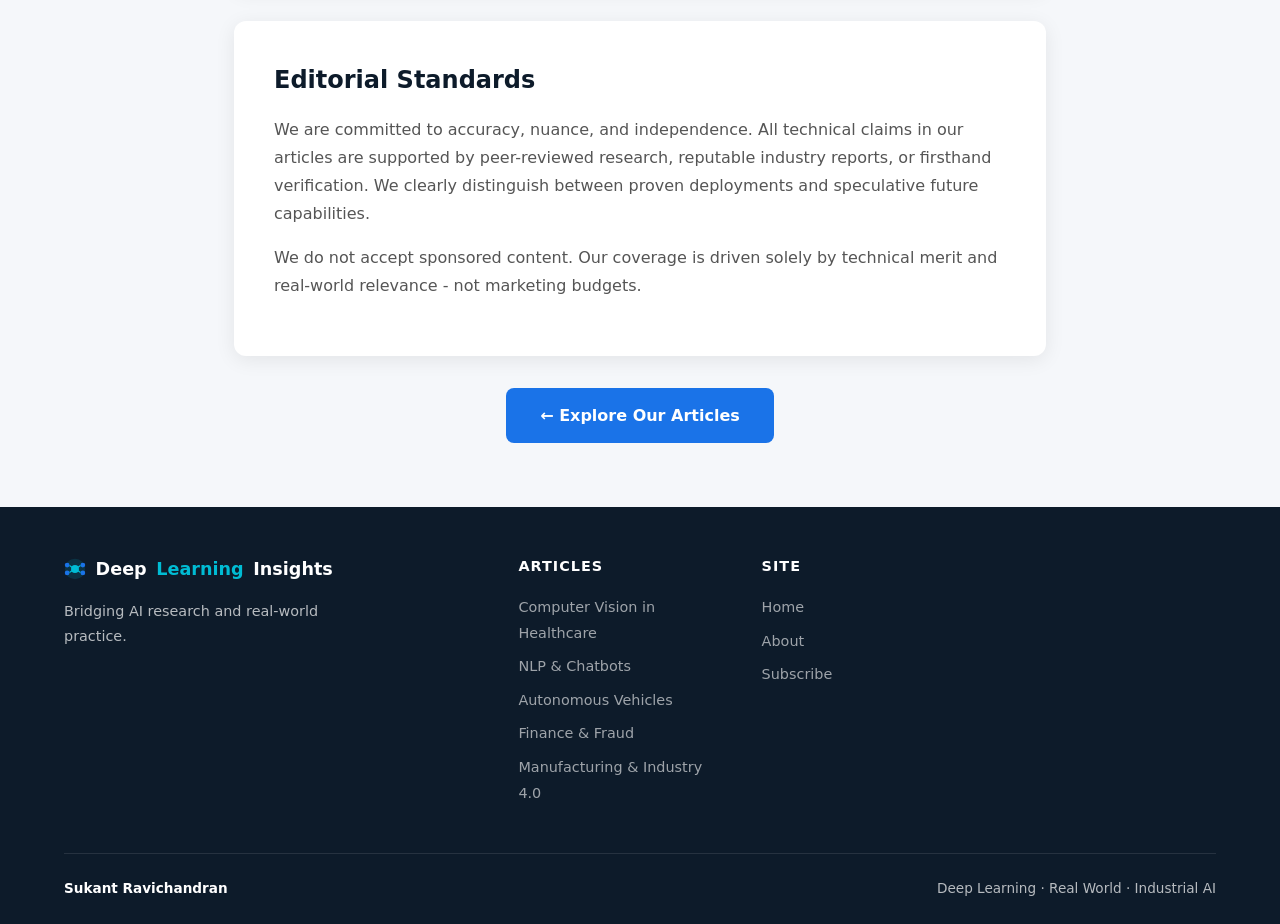
<file: about.html>
<!DOCTYPE html>
<html lang="en">
<head>
  <meta charset="UTF-8" />
  <meta name="viewport" content="width=device-width, initial-scale=1.0" />
  <meta name="description" content="About Deep Learning Insights - our mission, editorial team, and the topics we cover." />
  <title>About | Deep Learning Insights</title>
  <link rel="stylesheet" href="css/style.css" />
  <link rel="icon" href="data:image/svg+xml,<svg xmlns='http://www.w3.org/2000/svg' viewBox='0 0 100 100'><circle cx='50' cy='50' r='48' fill='%2300bcd4' opacity='0.2'/><circle cx='50' cy='50' r='18' fill='%2300bcd4'/><circle cx='14' cy='32' r='11' fill='%231a73e8'/><circle cx='14' cy='68' r='11' fill='%231a73e8'/><circle cx='86' cy='32' r='11' fill='%231a73e8'/><circle cx='86' cy='68' r='11' fill='%231a73e8'/><line x1='25' y1='34' x2='39' y2='45' stroke='%2300bcd4' stroke-width='5'/><line x1='25' y1='66' x2='39' y2='55' stroke='%2300bcd4' stroke-width='5'/><line x1='75' y1='34' x2='61' y2='45' stroke='%2300bcd4' stroke-width='5'/><line x1='75' y1='66' x2='61' y2='55' stroke='%2300bcd4' stroke-width='5'/></svg>" />
</head>
<body>

  <!-- NAVIGATION -->
  <nav class="navbar" role="navigation" aria-label="Main navigation">
    <div class="container">
      <a href="index.html" class="nav-brand">
        <svg width="28" height="28" viewBox="0 0 28 28" fill="none" aria-hidden="true">
          <circle cx="14" cy="14" r="13" fill="#00bcd4" opacity="0.15"/>
          <circle cx="14" cy="14" r="5" fill="#00bcd4"/>
          <circle cx="4"  cy="9"  r="3" fill="#1a73e8"/>
          <circle cx="4"  cy="19" r="3" fill="#1a73e8"/>
          <circle cx="24" cy="9"  r="3" fill="#1a73e8"/>
          <circle cx="24" cy="19" r="3" fill="#1a73e8"/>
          <line x1="7" y1="9.5"  x2="11" y2="12.5" stroke="#00bcd4" stroke-width="1.5"/>
          <line x1="7" y1="18.5" x2="11" y2="15.5" stroke="#00bcd4" stroke-width="1.5"/>
          <line x1="21" y1="9.5"  x2="17" y2="12.5" stroke="#00bcd4" stroke-width="1.5"/>
          <line x1="21" y1="18.5" x2="17" y2="15.5" stroke="#00bcd4" stroke-width="1.5"/>
        </svg>
        Deep<span>Learning</span> Insights
      </a>
      <button class="nav-toggle" aria-label="Toggle navigation" aria-expanded="false">
        <svg width="24" height="24" viewBox="0 0 24 24" fill="none" stroke="currentColor" stroke-width="2" stroke-linecap="round">
          <line x1="3" y1="6"  x2="21" y2="6"/>
          <line x1="3" y1="12" x2="21" y2="12"/>
          <line x1="3" y1="18" x2="21" y2="18"/>
        </svg>
      </button>
      <ul class="nav-links">
        <li><a href="index.html">Home</a></li>
        <li><a href="index.html#topics">Topics</a></li>
        <li><a href="about.html" class="active">About</a></li>
        <li><a href="index.html#newsletter">Subscribe</a></li>
      </ul>
    </div>
  </nav>

  <!-- ABOUT HERO -->
  <header class="about-hero">
    <div class="container">
      <h1>
        <svg width="40" height="40" viewBox="0 0 28 28" fill="none" style="vertical-align:middle;margin-right:0.5rem;" aria-hidden="true">
          <circle cx="14" cy="14" r="13" fill="rgba(255,255,255,0.15)"/>
          <circle cx="14" cy="14" r="5" fill="#fff"/>
          <circle cx="4" cy="9" r="3" fill="rgba(255,255,255,0.8)"/>
          <circle cx="4" cy="19" r="3" fill="rgba(255,255,255,0.8)"/>
          <circle cx="24" cy="9" r="3" fill="rgba(255,255,255,0.8)"/>
          <circle cx="24" cy="19" r="3" fill="rgba(255,255,255,0.8)"/>
          <line x1="7" y1="9.5" x2="11" y2="12.5" stroke="#fff" stroke-width="1.5"/>
          <line x1="7" y1="18.5" x2="11" y2="15.5" stroke="#fff" stroke-width="1.5"/>
          <line x1="21" y1="9.5" x2="17" y2="12.5" stroke="#fff" stroke-width="1.5"/>
          <line x1="21" y1="18.5" x2="17" y2="15.5" stroke="#fff" stroke-width="1.5"/>
        </svg>
        About Deep Learning Insights
      </h1>
      <p>
        A knowledge hub dedicated to bridging the gap between cutting-edge AI research
        and the practitioners and decision-makers applying it in the real world.
      </p>
    </div>
  </header>

  <!-- ABOUT CONTENT -->
  <main class="about-content">

    <section class="about-section">
      <h2>Our Mission</h2>
      <p>
        Deep Learning Insights was founded with a single purpose: to make the rapidly evolving
        world of deep learning accessible, relevant, and actionable for engineers, researchers,
        business leaders, and curious minds alike.
      </p>
      <p>
        We focus on the intersection of theory and practice - explaining the core ideas behind
        models like Transformers, CNNs, and Graph Neural Networks, and then showing exactly how
        these technologies are being deployed in hospitals, factories, banks, and vehicles around
        the world today.
      </p>
      <p>
        We believe that understanding AI's real capabilities and limitations - not just its hype -
        is essential for building a future where this technology genuinely benefits society.
      </p>
    </section>

    <section class="about-section">
      <h2>What We Cover</h2>
      <p>Our editorial focus spans the full breadth of deep learning's industrial impact:</p>
      <div class="use-case-grid">
        <div class="use-case-item">
          <span class="use-case-icon"><svg viewBox="0 0 24 24" fill="none" stroke="currentColor" stroke-width="1.5" stroke-linecap="round" stroke-linejoin="round" aria-hidden="true"><rect x="3" y="3" width="18" height="18" rx="3"/><line x1="12" y1="8" x2="12" y2="16"/><line x1="8" y1="12" x2="16" y2="12"/></svg></span>
          <h4>Healthcare &amp; Life Sciences</h4>
          <p>Medical imaging, drug discovery, clinical NLP, and genomics.</p>
        </div>
        <div class="use-case-item">
          <span class="use-case-icon"><svg viewBox="0 0 24 24" fill="none" stroke="currentColor" stroke-width="1.5" stroke-linecap="round" stroke-linejoin="round" aria-hidden="true"><path d="M19 17H5a2 2 0 01-2-2v-1l2-7h14l2 7v1a2 2 0 01-2 2z"/><circle cx="7" cy="17" r="2"/><circle cx="17" cy="17" r="2"/></svg></span>
          <h4>Autonomous Systems</h4>
          <p>Self-driving vehicles, drones, and robotic perception and navigation.</p>
        </div>
        <div class="use-case-item">
          <span class="use-case-icon"><svg viewBox="0 0 24 24" fill="none" stroke="currentColor" stroke-width="1.5" stroke-linecap="round" stroke-linejoin="round" aria-hidden="true"><path d="M21 15a2 2 0 01-2 2H7l-4 4V5a2 2 0 012-2h14a2 2 0 012 2z"/></svg></span>
          <h4>Language &amp; Communication</h4>
          <p>Large language models, chatbots, translation, and content generation.</p>
        </div>
        <div class="use-case-item">
          <span class="use-case-icon"><svg viewBox="0 0 24 24" fill="none" stroke="currentColor" stroke-width="1.5" stroke-linecap="round" stroke-linejoin="round" aria-hidden="true"><rect x="2" y="5" width="20" height="14" rx="2"/><line x1="2" y1="10" x2="22" y2="10"/><line x1="6" y1="15" x2="10" y2="15"/></svg></span>
          <h4>Finance &amp; Risk</h4>
          <p>Fraud detection, credit risk, algorithmic trading, and regulatory AI.</p>
        </div>
        <div class="use-case-item">
          <span class="use-case-icon"><svg viewBox="0 0 24 24" fill="none" stroke="currentColor" stroke-width="1.5" stroke-linecap="round" stroke-linejoin="round" aria-hidden="true"><path d="M2 20V8l6 4V8l6 4V4l8 4v12H2z"/></svg></span>
          <h4>Manufacturing &amp; Industry</h4>
          <p>Quality control, predictive maintenance, robotics, and smart factories.</p>
        </div>
        <div class="use-case-item">
          <span class="use-case-icon"><svg viewBox="0 0 24 24" fill="none" stroke="currentColor" stroke-width="1.5" stroke-linecap="round" stroke-linejoin="round" aria-hidden="true"><path d="M17 8C8 10 5.9 16.17 3.82 19.34A1 1 0 005 20.82c3.17-2.08 9.34-4.18 11.34-13.18M3 15c4 2 7 5 9 7"/></svg></span>
          <h4>Sustainability &amp; Climate</h4>
          <p>Energy optimisation, carbon accounting, climate modelling, and precision agriculture.</p>
        </div>
      </div>
    </section>

    <section class="about-section">
      <h2>Editorial Standards</h2>
      <p>
        We are committed to accuracy, nuance, and independence. All technical claims in our
        articles are supported by peer-reviewed research, reputable industry reports, or
        firsthand verification. We clearly distinguish between proven deployments and
        speculative future capabilities.
      </p>
      <p>
        We do not accept sponsored content. Our coverage is driven solely by technical merit
        and real-world relevance - not marketing budgets.
      </p>
    </section>

    <div style="text-align:center;margin-top:2rem;">
      <a href="index.html" class="btn btn--primary" style="font-size:1rem;padding:0.8rem 2rem;">
        ← Explore Our Articles
      </a>
    </div>

  </main>

  <!-- FOOTER -->
  <footer class="footer">
    <div class="container">
      <div class="footer-grid">
        <div class="footer-col">
          <div class="footer-brand">
            <svg width="22" height="22" viewBox="0 0 28 28" fill="none" aria-hidden="true">
              <circle cx="14" cy="14" r="13" fill="#00bcd4" opacity="0.15"/>
              <circle cx="14" cy="14" r="5" fill="#00bcd4"/>
              <circle cx="4"  cy="9"  r="3" fill="#1a73e8"/>
              <circle cx="4"  cy="19" r="3" fill="#1a73e8"/>
              <circle cx="24" cy="9"  r="3" fill="#1a73e8"/>
              <circle cx="24" cy="19" r="3" fill="#1a73e8"/>
              <line x1="7" y1="9.5"  x2="11" y2="12.5" stroke="#00bcd4" stroke-width="1.5"/>
              <line x1="7" y1="18.5" x2="11" y2="15.5" stroke="#00bcd4" stroke-width="1.5"/>
              <line x1="21" y1="9.5"  x2="17" y2="12.5" stroke="#00bcd4" stroke-width="1.5"/>
              <line x1="21" y1="18.5" x2="17" y2="15.5" stroke="#00bcd4" stroke-width="1.5"/>
            </svg>
            Deep<span>Learning</span> Insights
          </div>
          <p>Bridging AI research and real-world practice.</p>
        </div>
        <div class="footer-col">
          <h5>Articles</h5>
          <ul class="footer-links">
            <li><a href="posts/computer-vision-healthcare.html">Computer Vision in Healthcare</a></li>
            <li><a href="posts/nlp-customer-service.html">NLP &amp; Chatbots</a></li>
            <li><a href="posts/autonomous-vehicles.html">Autonomous Vehicles</a></li>
            <li><a href="posts/finance-fraud-detection.html">Finance &amp; Fraud</a></li>
            <li><a href="posts/manufacturing-industry4.html">Manufacturing &amp; Industry 4.0</a></li>
          </ul>
        </div>
        <div class="footer-col">
          <h5>Site</h5>
          <ul class="footer-links">
            <li><a href="index.html">Home</a></li>
            <li><a href="about.html">About</a></li>
            <li><a href="index.html#newsletter">Subscribe</a></li>
          </ul>
        </div>
      </div>
      <div class="footer-bottom">
        <span><strong style="color:#fff;">Sukant Ravichandran</strong></span>
        <span>Deep Learning · Real World · Industrial AI</span>
      </div>
    </div>
  </footer>

  <script src="js/main.js"></script>
</body>
</html>
</file>
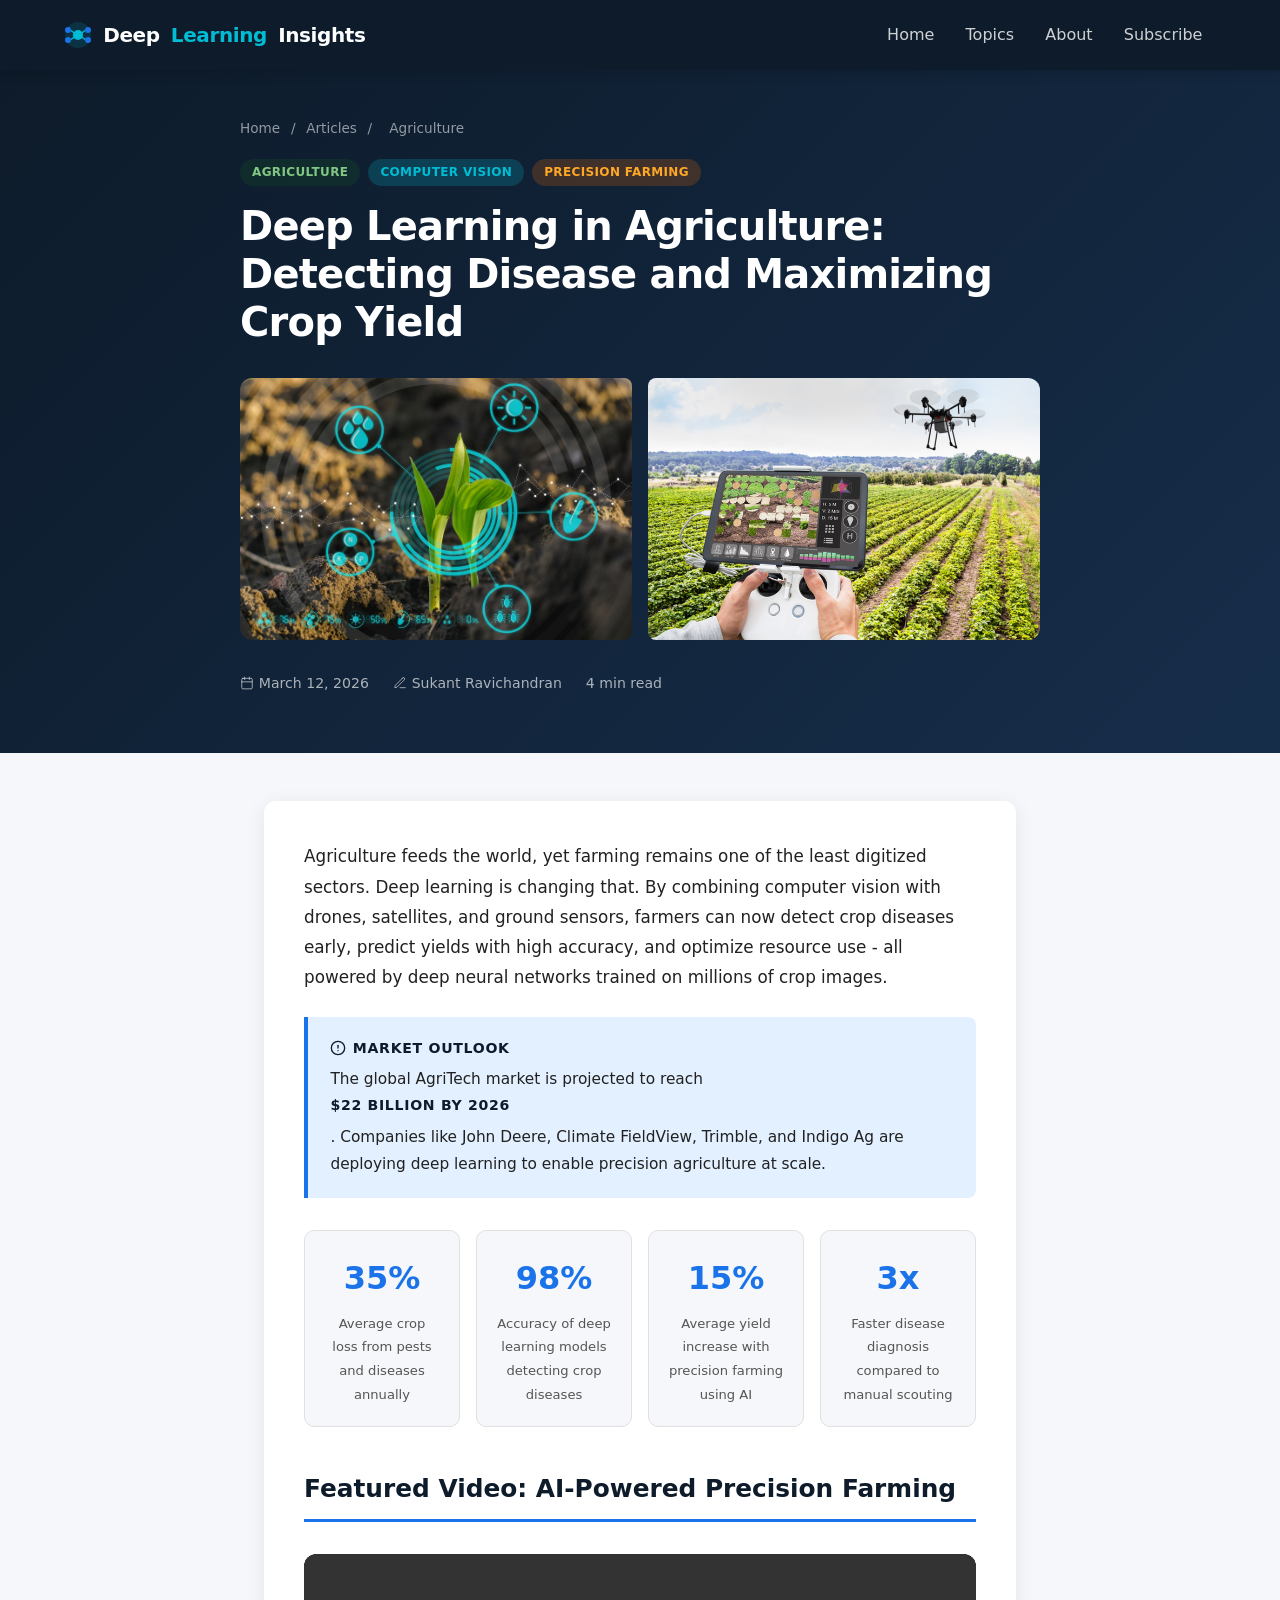
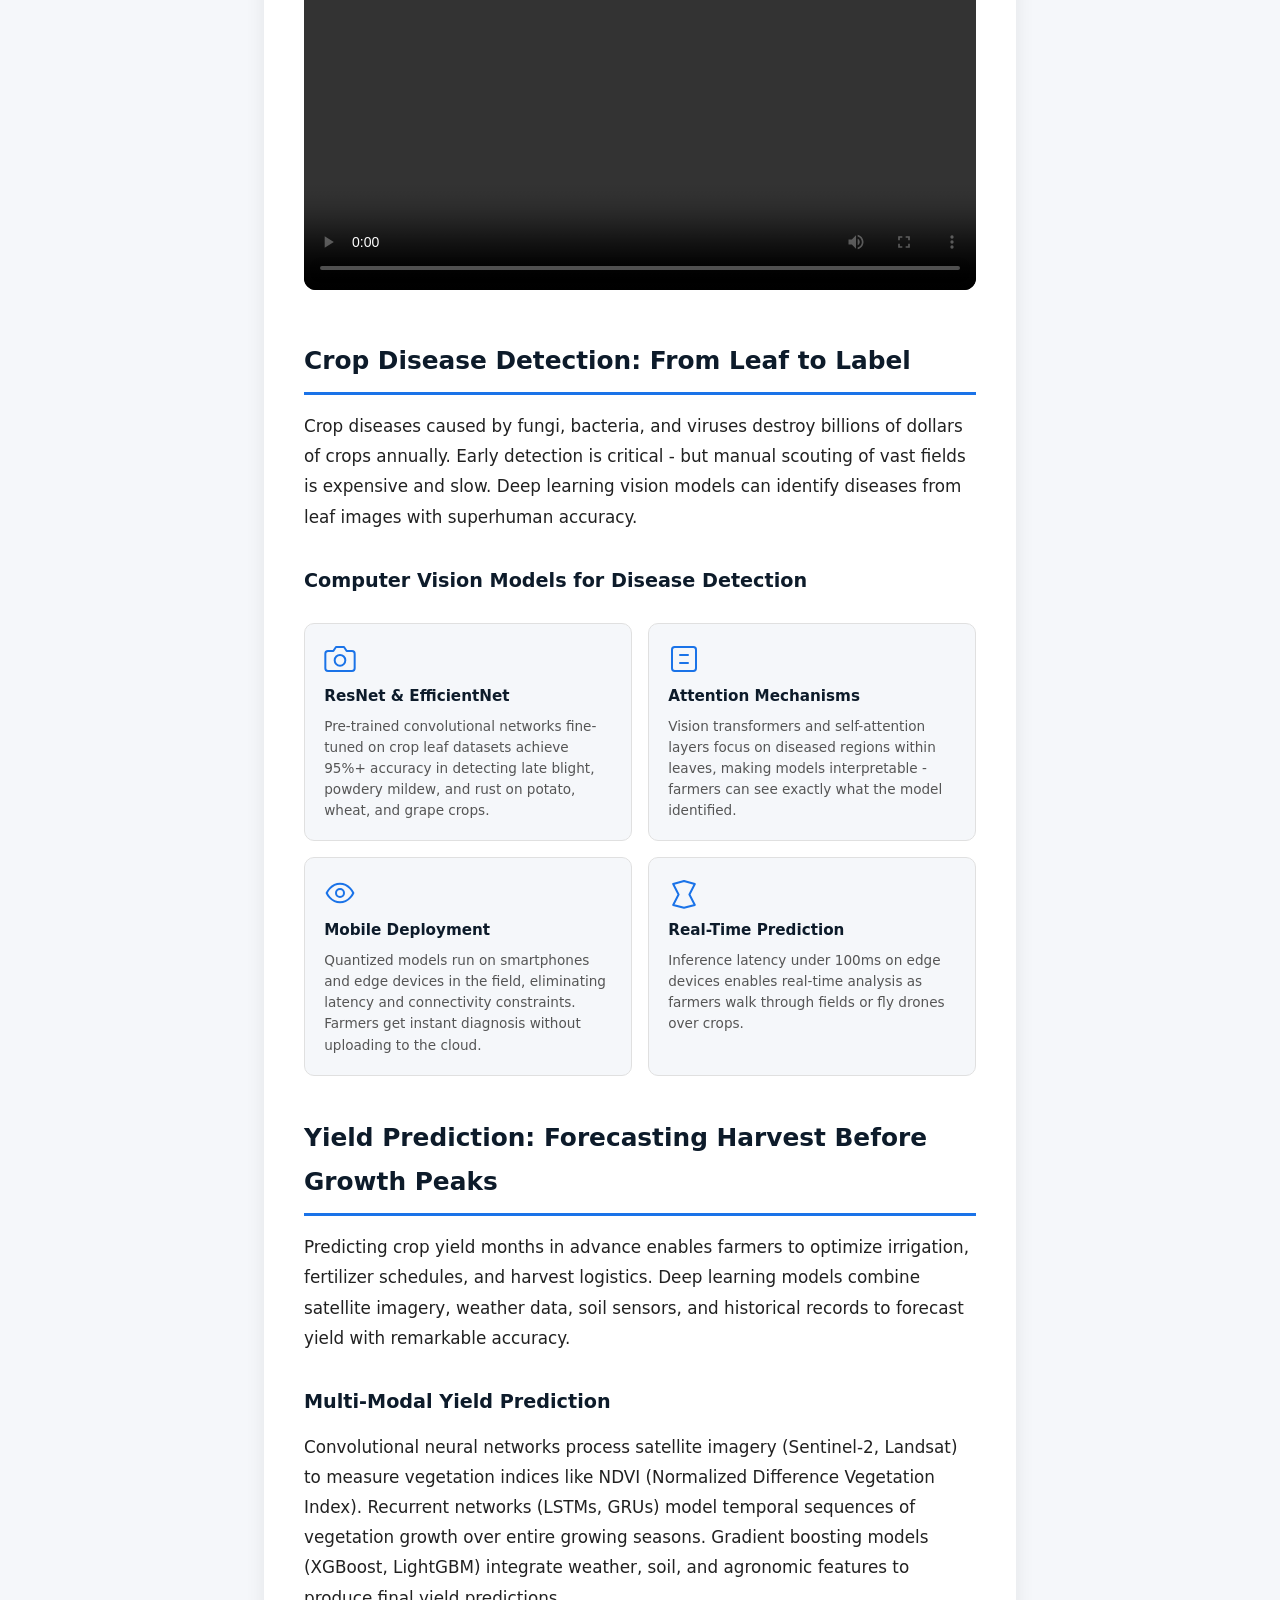
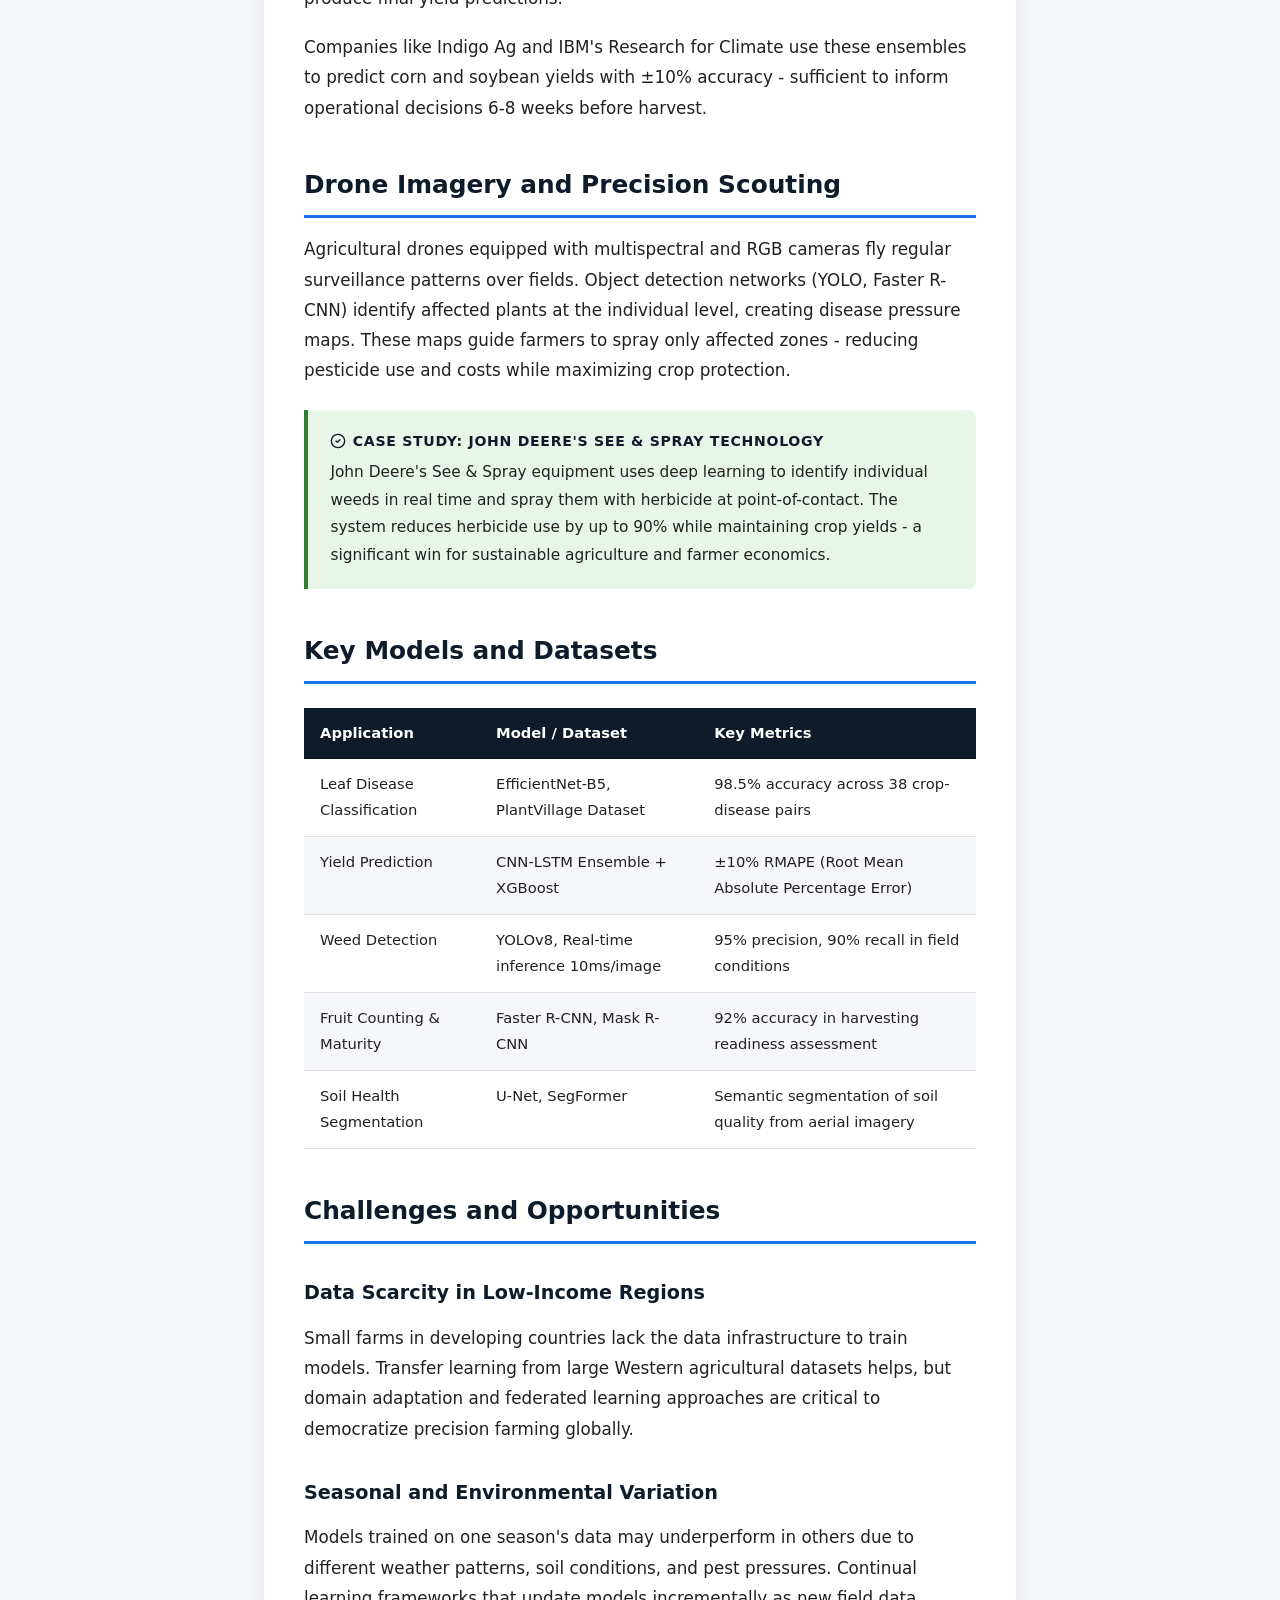
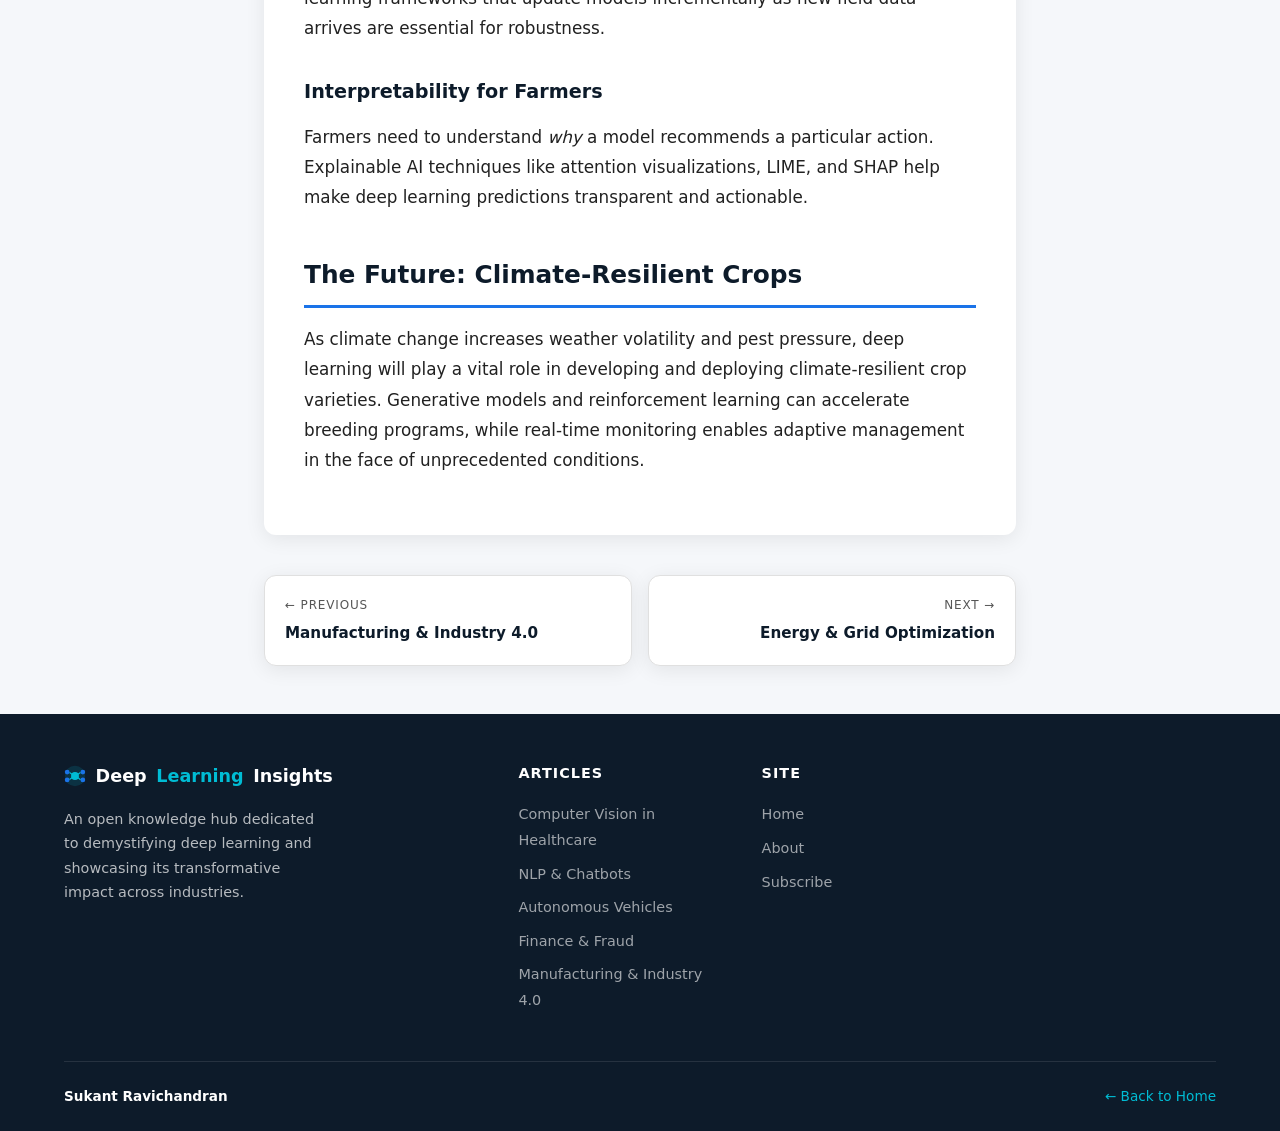
<file: posts/agriculture-crop-disease.html>
<!DOCTYPE html>
<html lang="en">
<head>
  <meta charset="UTF-8" />
  <meta name="viewport" content="width=device-width, initial-scale=1.0" />
  <meta name="description" content="Deep learning applications in agriculture: crop disease detection, yield prediction, and precision farming powered by computer vision and AI." />
  <title>Deep Learning in Agriculture | Crop Disease & Yield | Deep Learning Insights</title>
  <link rel="stylesheet" href="../css/style.css" />
  <link rel="icon" href="data:image/svg+xml,<svg xmlns='http://www.w3.org/2000/svg' viewBox='0 0 100 100'><circle cx='50' cy='50' r='48' fill='%2300bcd4' opacity='0.2'/><circle cx='50' cy='50' r='18' fill='%2300bcd4'/><circle cx='14' cy='32' r='11' fill='%231a73e8'/><circle cx='14' cy='68' r='11' fill='%231a73e8'/><circle cx='86' cy='32' r='11' fill='%231a73e8'/><circle cx='86' cy='68' r='11' fill='%231a73e8'/><line x1='25' y1='34' x2='39' y2='45' stroke='%2300bcd4' stroke-width='5'/><line x1='25' y1='66' x2='39' y2='55' stroke='%2300bcd4' stroke-width='5'/><line x1='75' y1='34' x2='61' y2='45' stroke='%2300bcd4' stroke-width='5'/><line x1='75' y1='66' x2='61' y2='55' stroke='%2300bcd4' stroke-width='5'/></svg>" />
</head>
<body>

  <!-- NAVIGATION -->
  <nav class="navbar" role="navigation" aria-label="Main navigation">
    <div class="container">
      <a href="../index.html" class="nav-brand">
        <svg width="28" height="28" viewBox="0 0 28 28" fill="none" aria-hidden="true">
          <circle cx="14" cy="14" r="13" fill="#00bcd4" opacity="0.15"/>
          <circle cx="14" cy="14" r="5" fill="#00bcd4"/>
          <circle cx="4"  cy="9"  r="3" fill="#1a73e8"/>
          <circle cx="4"  cy="19" r="3" fill="#1a73e8"/>
          <circle cx="24" cy="9"  r="3" fill="#1a73e8"/>
          <circle cx="24" cy="19" r="3" fill="#1a73e8"/>
          <line x1="7" y1="9.5"  x2="11" y2="12.5" stroke="#00bcd4" stroke-width="1.5"/>
          <line x1="7" y1="18.5" x2="11" y2="15.5" stroke="#00bcd4" stroke-width="1.5"/>
          <line x1="21" y1="9.5"  x2="17" y2="12.5" stroke="#00bcd4" stroke-width="1.5"/>
          <line x1="21" y1="18.5" x2="17" y2="15.5" stroke="#00bcd4" stroke-width="1.5"/>
        </svg>
        Deep<span>Learning</span> Insights
      </a>
      <button class="nav-toggle" aria-label="Toggle navigation" aria-expanded="false">
        <svg width="24" height="24" viewBox="0 0 24 24" fill="none" stroke="currentColor" stroke-width="2" stroke-linecap="round">
          <line x1="3" y1="6"  x2="21" y2="6"/>
          <line x1="3" y1="12" x2="21" y2="12"/>
          <line x1="3" y1="18" x2="21" y2="18"/>
        </svg>
      </button>
      <ul class="nav-links">
        <li><a href="../index.html">Home</a></li>
        <li><a href="../index.html#topics">Topics</a></li>
        <li><a href="../about.html">About</a></li>
        <li><a href="../index.html#newsletter">Subscribe</a></li>
      </ul>
    </div>
  </nav>

  <!-- POST HERO -->
  <header class="post-hero">
    <div class="container">
      <div class="post-hero-inner">
        <nav class="post-breadcrumb" aria-label="Breadcrumb">
          <a href="../index.html">Home</a>
          <span>/</span>
          <a href="../index.html#articles">Articles</a>
          <span>/</span>
          <span>Agriculture</span>
        </nav>
        <div class="card-tags" style="margin-bottom:1rem;">
          <span class="tag" style="background:rgba(27,94,32,0.2);color:#81c784;">Agriculture</span>
          <span class="tag" style="background:rgba(0,188,212,0.2);color:#00bcd4;">Computer Vision</span>
          <span class="tag" style="background:rgba(255,111,0,0.2);color:#ffa726;">Precision Farming</span>
        </div>
        <h1>Deep Learning in Agriculture: Detecting Disease and Maximizing Crop Yield</h1>
        <div style="margin:2rem 0;border-radius:12px;overflow:hidden;max-height:400px;display:flex;gap:1rem;">
          <div style="flex:1;">
            <img src="../images/Agriculture.png" alt="Crop Disease Detection" style="width:100%;height:100%;object-fit:cover;border-radius:8px;"/>
          </div>
          <div style="flex:1;">
            <img src="../images/droneImagery.png" alt="Drone Imagery for Precision Farming" style="width:100%;height:100%;object-fit:cover;border-radius:8px;"/>
          </div>
        </div>
        <div class="post-meta-bar">
          <span class="post-meta-icon">
            <svg width="14" height="14" viewBox="0 0 24 24" fill="none" stroke="currentColor" stroke-width="1.5" stroke-linecap="round" stroke-linejoin="round" aria-hidden="true"><rect x="3" y="4" width="18" height="18" rx="2"/><line x1="16" y1="2" x2="16" y2="6"/><line x1="8" y1="2" x2="8" y2="6"/><line x1="3" y1="10" x2="21" y2="10"/></svg>
            March 12, 2026
          </span>
          <span class="post-meta-icon">
            <svg width="14" height="14" viewBox="0 0 24 24" fill="none" stroke="currentColor" stroke-width="1.5" stroke-linecap="round" stroke-linejoin="round" aria-hidden="true"><path d="M12 20h9M16.5 3.5a2.121 2.121 0 013 3L7 19l-4 1 1-4L16.5 3.5z"/></svg>
            Sukant Ravichandran
          </span>
          <span class="reading-time">7 min read</span>
        </div>
      </div>
    </div>
  </header>

  <!-- POST BODY -->
  <main class="post-content-wrapper">
    <article class="post-body">

      <p>
        Agriculture feeds the world, yet farming remains one of the least digitized sectors. Deep learning is changing
        that. By combining computer vision with drones, satellites, and ground sensors, farmers can now detect crop diseases
        early, predict yields with high accuracy, and optimize resource use - all powered by deep neural networks trained on
        millions of crop images.
      </p>

      <div class="callout callout--info">
        <strong class="callout-icon">
          <svg viewBox="0 0 24 24" fill="none" stroke="currentColor" stroke-width="2" stroke-linecap="round" stroke-linejoin="round" aria-hidden="true"><circle cx="12" cy="12" r="10"/><line x1="12" y1="8" x2="12" y2="12"/><line x1="12" y1="16" x2="12.01" y2="16"/></svg>
          Market Outlook
        </strong>
        <p>
          The global AgriTech market is projected to reach <strong>$22 billion by 2026</strong>.
          Companies like John Deere, Climate FieldView, Trimble, and Indigo Ag are deploying
          deep learning to enable precision agriculture at scale.
        </p>
      </div>

      <div class="stat-box">
        <div class="stat-box-item">
          <span class="num">35%</span>
          <span class="label">Average crop loss from pests and diseases annually</span>
        </div>
        <div class="stat-box-item">
          <span class="num">98%</span>
          <span class="label">Accuracy of deep learning models detecting crop diseases</span>
        </div>
        <div class="stat-box-item">
          <span class="num">15%</span>
          <span class="label">Average yield increase with precision farming using AI</span>
        </div>
        <div class="stat-box-item">
          <span class="num">3x</span>
          <span class="label">Faster disease diagnosis compared to manual scouting</span>
        </div>
      </div>

      <h2>Featured Video: AI-Powered Precision Farming</h2>
      <div style="margin:2rem 0;border-radius:12px;overflow:hidden;max-width:100%;">
        <video width="100%" height="auto" controls style="border-radius:12px;background:#000;">
          <source src="../videos/agriculture.mp4" type="video/mp4">
          Your browser does not support the video tag.
        </video>
      </div>

      <h2>Crop Disease Detection: From Leaf to Label</h2>
      <p>
        Crop diseases caused by fungi, bacteria, and viruses destroy billions of dollars of crops annually.
        Early detection is critical - but manual scouting of vast fields is expensive and slow.
        Deep learning vision models can identify diseases from leaf images with superhuman accuracy.
      </p>

      <h3>Computer Vision Models for Disease Detection</h3>
      <div class="use-case-grid">
        <div class="use-case-item">
          <span class="use-case-icon"><svg viewBox="0 0 24 24" fill="none" stroke="currentColor" stroke-width="1.5" stroke-linecap="round" stroke-linejoin="round" aria-hidden="true"><path d="M23 19a2 2 0 01-2 2H3a2 2 0 01-2-2V8a2 2 0 012-2h4l2-3h6l2 3h4a2 2 0 012 2z"/><circle cx="12" cy="13" r="4"/></svg></span>
          <h4>ResNet & EfficientNet</h4>
          <p>Pre-trained convolutional networks fine-tuned on crop leaf datasets achieve 95%+ accuracy in detecting late blight, powdery mildew, and rust on potato, wheat, and grape crops.</p>
        </div>
        <div class="use-case-item">
          <span class="use-case-icon"><svg viewBox="0 0 24 24" fill="none" stroke="currentColor" stroke-width="1.5" stroke-linecap="round" stroke-linejoin="round" aria-hidden="true"><rect x="3" y="3" width="18" height="18" rx="2"/><line x1="9" y1="9" x2="15" y2="9"/><line x1="9" y1="15" x2="15" y2="15"/></svg></span>
          <h4>Attention Mechanisms</h4>
          <p>Vision transformers and self-attention layers focus on diseased regions within leaves, making models interpretable - farmers can see exactly what the model identified.</p>
        </div>
        <div class="use-case-item">
          <span class="use-case-icon"><svg viewBox="0 0 24 24" fill="none" stroke="currentColor" stroke-width="1.5" stroke-linecap="round" stroke-linejoin="round" aria-hidden="true"><path d="M2 12s3-7 10-7 10 7 10 7-3 7-10 7-10-7-10-7z"/><circle cx="12" cy="12" r="3"/></svg></span>
          <h4>Mobile Deployment</h4>
          <p>Quantized models run on smartphones and edge devices in the field, eliminating latency and connectivity constraints. Farmers get instant diagnosis without uploading to the cloud.</p>
        </div>
        <div class="use-case-item">
          <span class="use-case-icon"><svg viewBox="0 0 24 24" fill="none" stroke="currentColor" stroke-width="1.5" stroke-linecap="round" stroke-linejoin="round" aria-hidden="true"><polyline points="12 3 20.123 5.236 16.062 13.096 20.123 20.95 12 23 3.877 20.95 7.938 13.096 3.877 5.236 12 3"/></svg></span>
          <h4>Real-Time Prediction</h4>
          <p>Inference latency under 100ms on edge devices enables real-time analysis as farmers walk through fields or fly drones over crops.</p>
        </div>
      </div>

      <h2>Yield Prediction: Forecasting Harvest Before Growth Peaks</h2>
      <p>
        Predicting crop yield months in advance enables farmers to optimize irrigation, fertilizer schedules, and harvest logistics.
        Deep learning models combine satellite imagery, weather data, soil sensors, and historical records to forecast yield with remarkable accuracy.
      </p>

      <h3>Multi-Modal Yield Prediction</h3>
      <p>
        Convolutional neural networks process satellite imagery (Sentinel-2, Landsat) to measure vegetation indices like NDVI
        (Normalized Difference Vegetation Index). Recurrent networks (LSTMs, GRUs) model temporal sequences of vegetation
        growth over entire growing seasons. Gradient boosting models (XGBoost, LightGBM) integrate weather, soil, and agronomic
        features to produce final yield predictions.
      </p>

      <p>
        Companies like Indigo Ag and IBM's Research for Climate use these ensembles to predict corn and soybean yields
        with ±10% accuracy - sufficient to inform operational decisions 6-8 weeks before harvest.
      </p>

      <h2>Drone Imagery and Precision Scouting</h2>
      <p>
        Agricultural drones equipped with multispectral and RGB cameras fly regular surveillance patterns over fields.
        Object detection networks (YOLO, Faster R-CNN) identify affected plants at the individual level, creating
        disease pressure maps. These maps guide farmers to spray only affected zones - reducing pesticide use and costs
        while maximizing crop protection.
      </p>

      <div class="callout callout--success">
        <strong class="callout-icon">
          <svg viewBox="0 0 24 24" fill="none" stroke="currentColor" stroke-width="2" stroke-linecap="round" stroke-linejoin="round" aria-hidden="true"><circle cx="12" cy="12" r="10"/><path d="M9 12l2 2 4-4"/></svg>
          Case Study: John Deere's See & Spray Technology
        </strong>
        <p>
          John Deere's See & Spray equipment uses deep learning to identify individual weeds in real time and spray
          them with herbicide at point-of-contact. The system reduces herbicide use by up to 90% while maintaining
          crop yields - a significant win for sustainable agriculture and farmer economics.
        </p>
      </div>

      <h2>Key Models and Datasets</h2>
      <table class="tech-table">
        <thead>
          <tr>
            <th>Application</th>
            <th>Model / Dataset</th>
            <th>Key Metrics</th>
          </tr>
        </thead>
        <tbody>
          <tr>
            <td>Leaf Disease Classification</td>
            <td>EfficientNet-B5, PlantVillage Dataset</td>
            <td>98.5% accuracy across 38 crop-disease pairs</td>
          </tr>
          <tr>
            <td>Yield Prediction</td>
            <td>CNN-LSTM Ensemble + XGBoost</td>
            <td>±10% RMAPE (Root Mean Absolute Percentage Error)</td>
          </tr>
          <tr>
            <td>Weed Detection</td>
            <td>YOLOv8, Real-time inference 10ms/image</td>
            <td>95% precision, 90% recall in field conditions</td>
          </tr>
          <tr>
            <td>Fruit Counting & Maturity</td>
            <td>Faster R-CNN, Mask R-CNN</td>
            <td>92% accuracy in harvesting readiness assessment</td>
          </tr>
          <tr>
            <td>Soil Health Segmentation</td>
            <td>U-Net, SegFormer</td>
            <td>Semantic segmentation of soil quality from aerial imagery</td>
          </tr>
        </tbody>
      </table>

      <h2>Challenges and Opportunities</h2>
      <h3>Data Scarcity in Low-Income Regions</h3>
      <p>
        Small farms in developing countries lack the data infrastructure to train models. Transfer learning from
        large Western agricultural datasets helps, but domain adaptation and federated learning approaches are
        critical to democratize precision farming globally.
      </p>

      <h3>Seasonal and Environmental Variation</h3>
      <p>
        Models trained on one season's data may underperform in others due to different weather patterns, soil conditions,
        and pest pressures. Continual learning frameworks that update models incrementally as new field data arrives
        are essential for robustness.
      </p>

      <h3>Interpretability for Farmers</h3>
      <p>
        Farmers need to understand <em>why</em> a model recommends a particular action. Explainable AI techniques like
        attention visualizations, LIME, and SHAP help make deep learning predictions transparent and actionable.
      </p>

      <h2>The Future: Climate-Resilient Crops</h2>
      <p>
        As climate change increases weather volatility and pest pressure, deep learning will play a vital role in
        developing and deploying climate-resilient crop varieties. Generative models and reinforcement learning
        can accelerate breeding programs, while real-time monitoring enables adaptive management in the face of
        unprecedented conditions.
      </p>

    </article>

    <!-- Post Navigation -->
    <nav class="post-nav" aria-label="Post navigation">
      <a href="manufacturing-industry4.html" class="post-nav-item" style="text-decoration:none;">
        <div class="post-nav-label">← Previous</div>
        <h4>Manufacturing &amp; Industry 4.0</h4>
      </a>
      <a href="energy-grid-optimization.html" class="post-nav-item" style="text-decoration:none;text-align:right;">
        <div class="post-nav-label">Next →</div>
        <h4>Energy &amp; Grid Optimization</h4>
      </a>
    </nav>
  </main>

  <!-- FOOTER -->
  <footer class="footer">
    <div class="container">
      <div class="footer-grid">
        <div class="footer-col">
          <div class="footer-brand">
            <svg width="22" height="22" viewBox="0 0 28 28" fill="none" aria-hidden="true">
              <circle cx="14" cy="14" r="13" fill="#00bcd4" opacity="0.15"/>
              <circle cx="14" cy="14" r="5" fill="#00bcd4"/>
              <circle cx="4"  cy="9"  r="3" fill="#1a73e8"/>
              <circle cx="4"  cy="19" r="3" fill="#1a73e8"/>
              <circle cx="24" cy="9"  r="3" fill="#1a73e8"/>
              <circle cx="24" cy="19" r="3" fill="#1a73e8"/>
              <line x1="7" y1="9.5"  x2="11" y2="12.5" stroke="#00bcd4" stroke-width="1.5"/>
              <line x1="7" y1="18.5" x2="11" y2="15.5" stroke="#00bcd4" stroke-width="1.5"/>
              <line x1="21" y1="9.5"  x2="17" y2="12.5" stroke="#00bcd4" stroke-width="1.5"/>
              <line x1="21" y1="18.8" x2="17" y2="15.5" stroke="#00bcd4" stroke-width="1.5"/>
            </svg>
            Deep<span>Learning</span> Insights
          </div>
          <p>An open knowledge hub dedicated to demystifying deep learning and showcasing its transformative impact across industries.</p>
        </div>
        <div class="footer-col">
          <h5>Articles</h5>
          <ul class="footer-links">
            <li><a href="../posts/computer-vision-healthcare.html">Computer Vision in Healthcare</a></li>
            <li><a href="../posts/nlp-customer-service.html">NLP &amp; Chatbots</a></li>
            <li><a href="../posts/autonomous-vehicles.html">Autonomous Vehicles</a></li>
            <li><a href="../posts/finance-fraud-detection.html">Finance &amp; Fraud</a></li>
            <li><a href="../posts/manufacturing-industry4.html">Manufacturing &amp; Industry 4.0</a></li>
          </ul>
        </div>
        <div class="footer-col">
          <h5>Site</h5>
          <ul class="footer-links">
            <li><a href="../index.html">Home</a></li>
            <li><a href="../about.html">About</a></li>
            <li><a href="../index.html#newsletter">Subscribe</a></li>
          </ul>
        </div>
      </div>
      <div class="footer-bottom">
        <span><strong style="color:#fff;">Sukant Ravichandran</strong></span>
        <a href="../index.html" style="color:var(--accent);">← Back to Home</a>
      </div>
    </div>
  </footer>

  <script src="../js/main.js"></script>
</body>
</html>
</file>
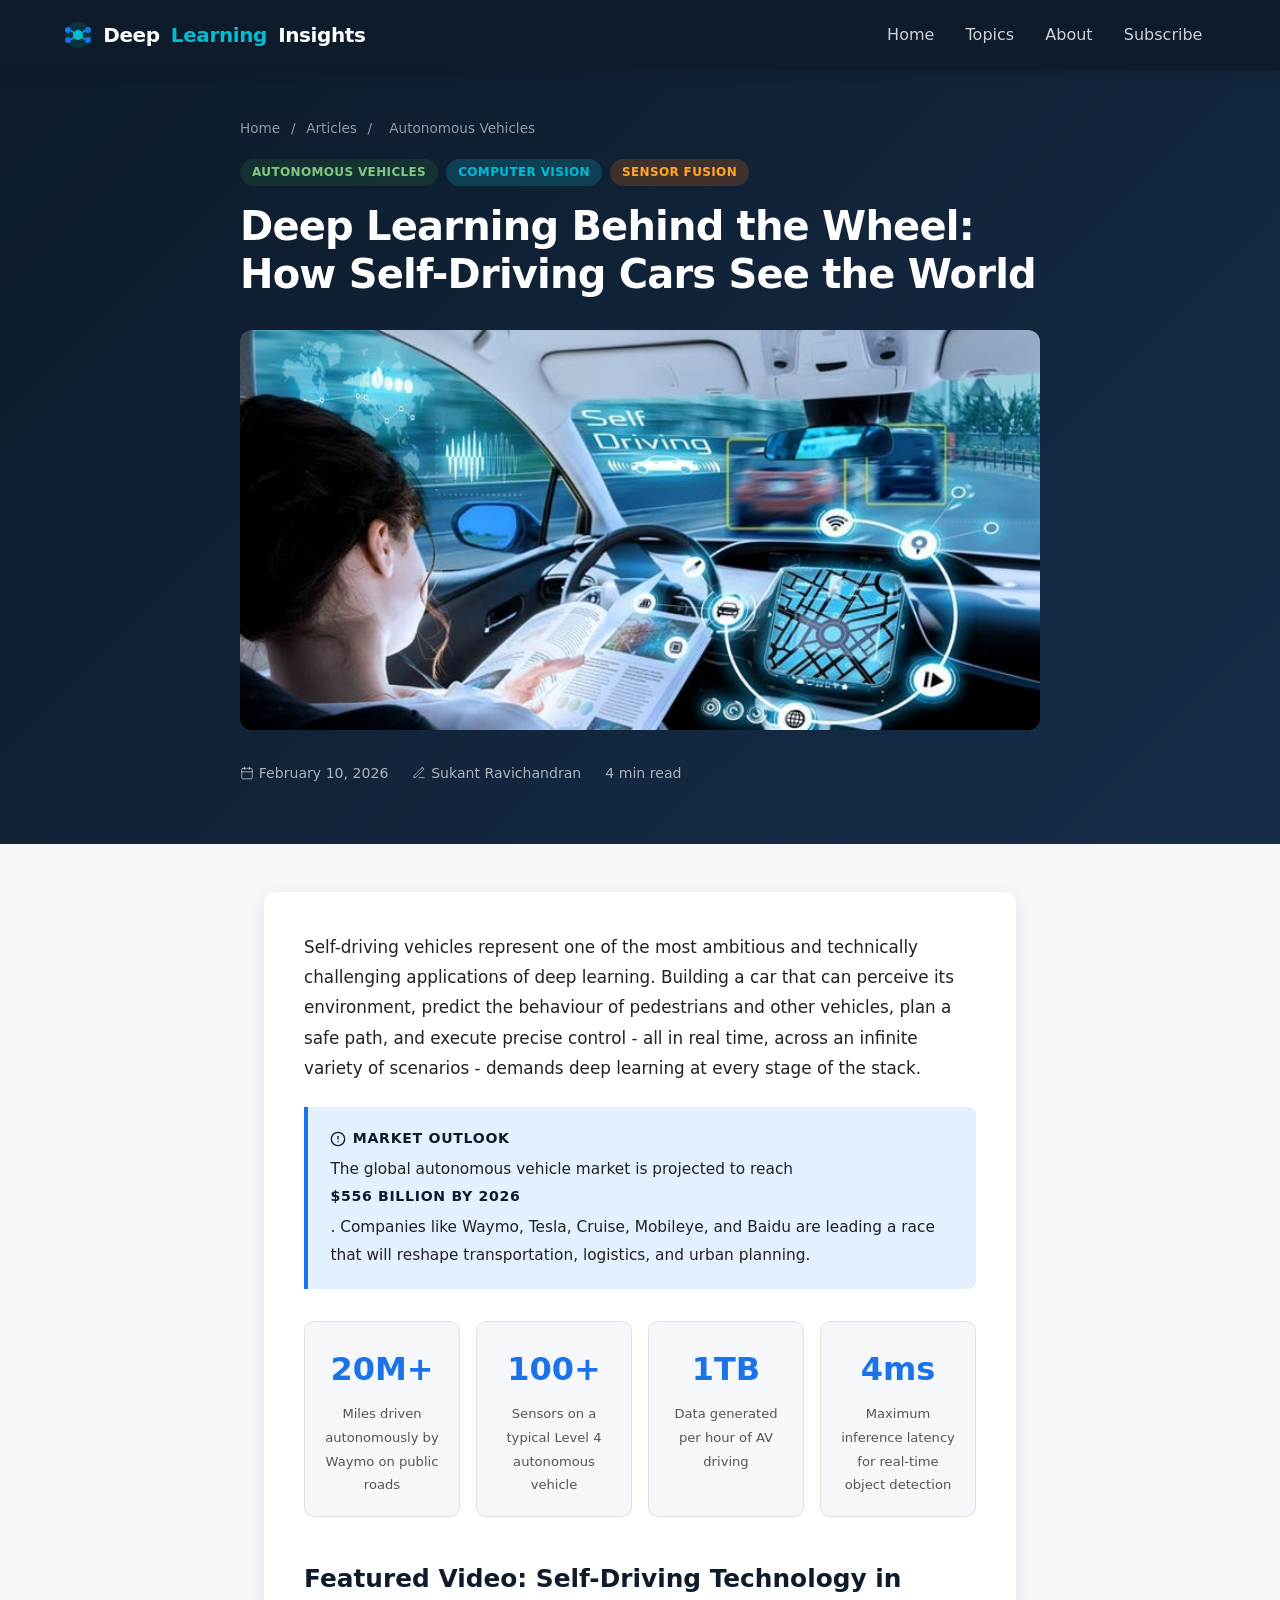
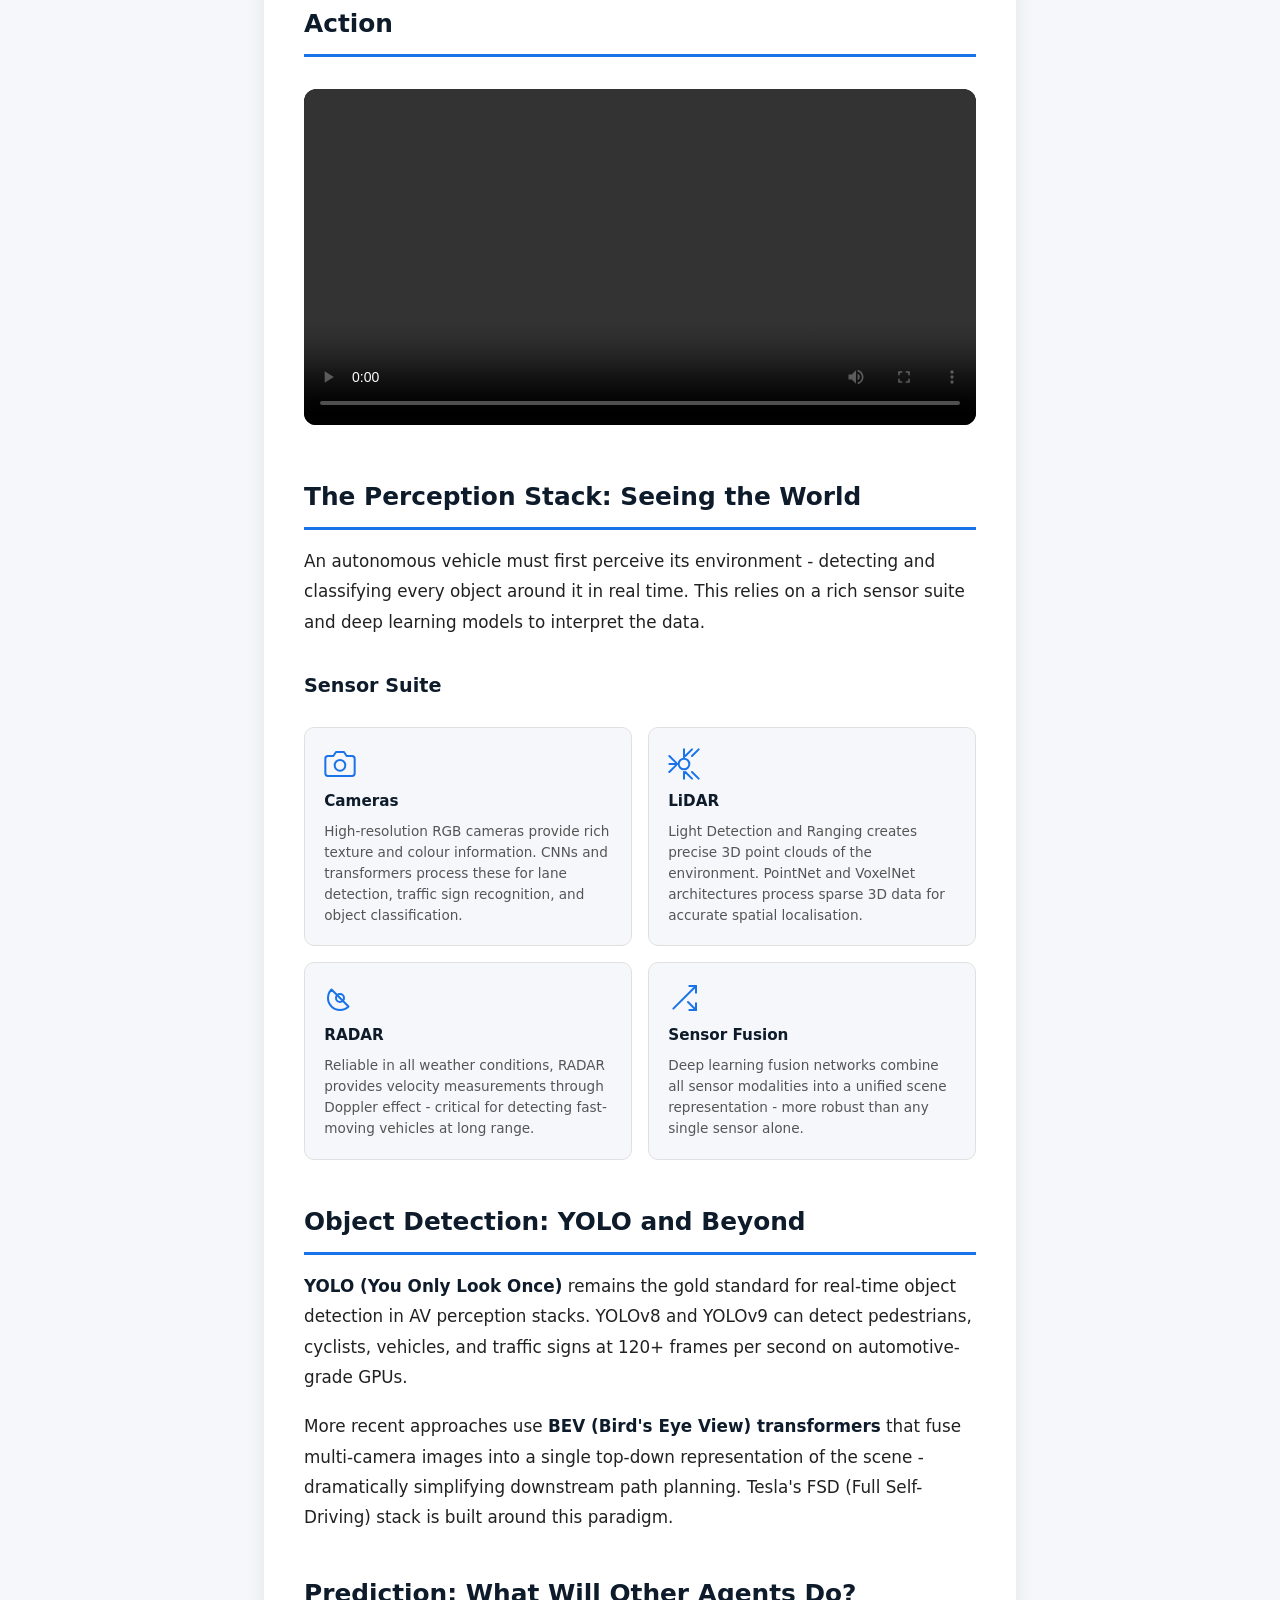
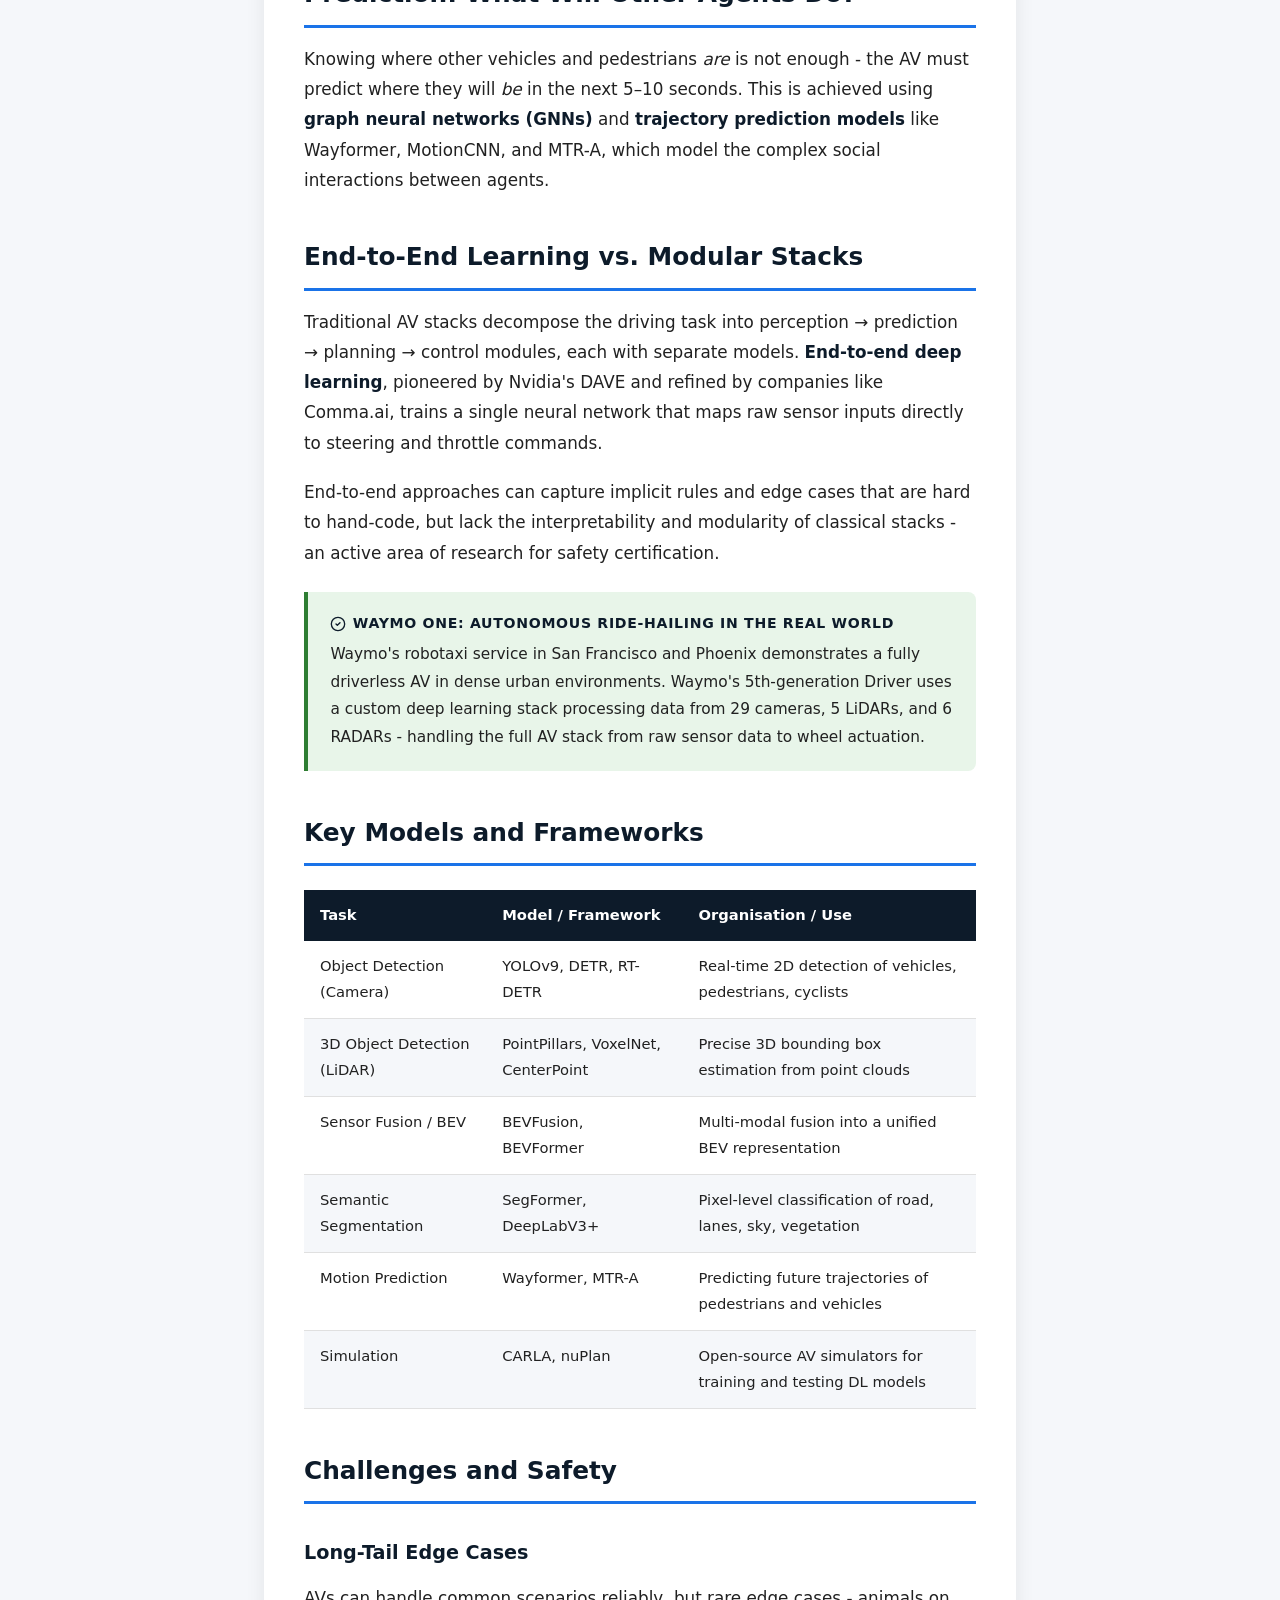
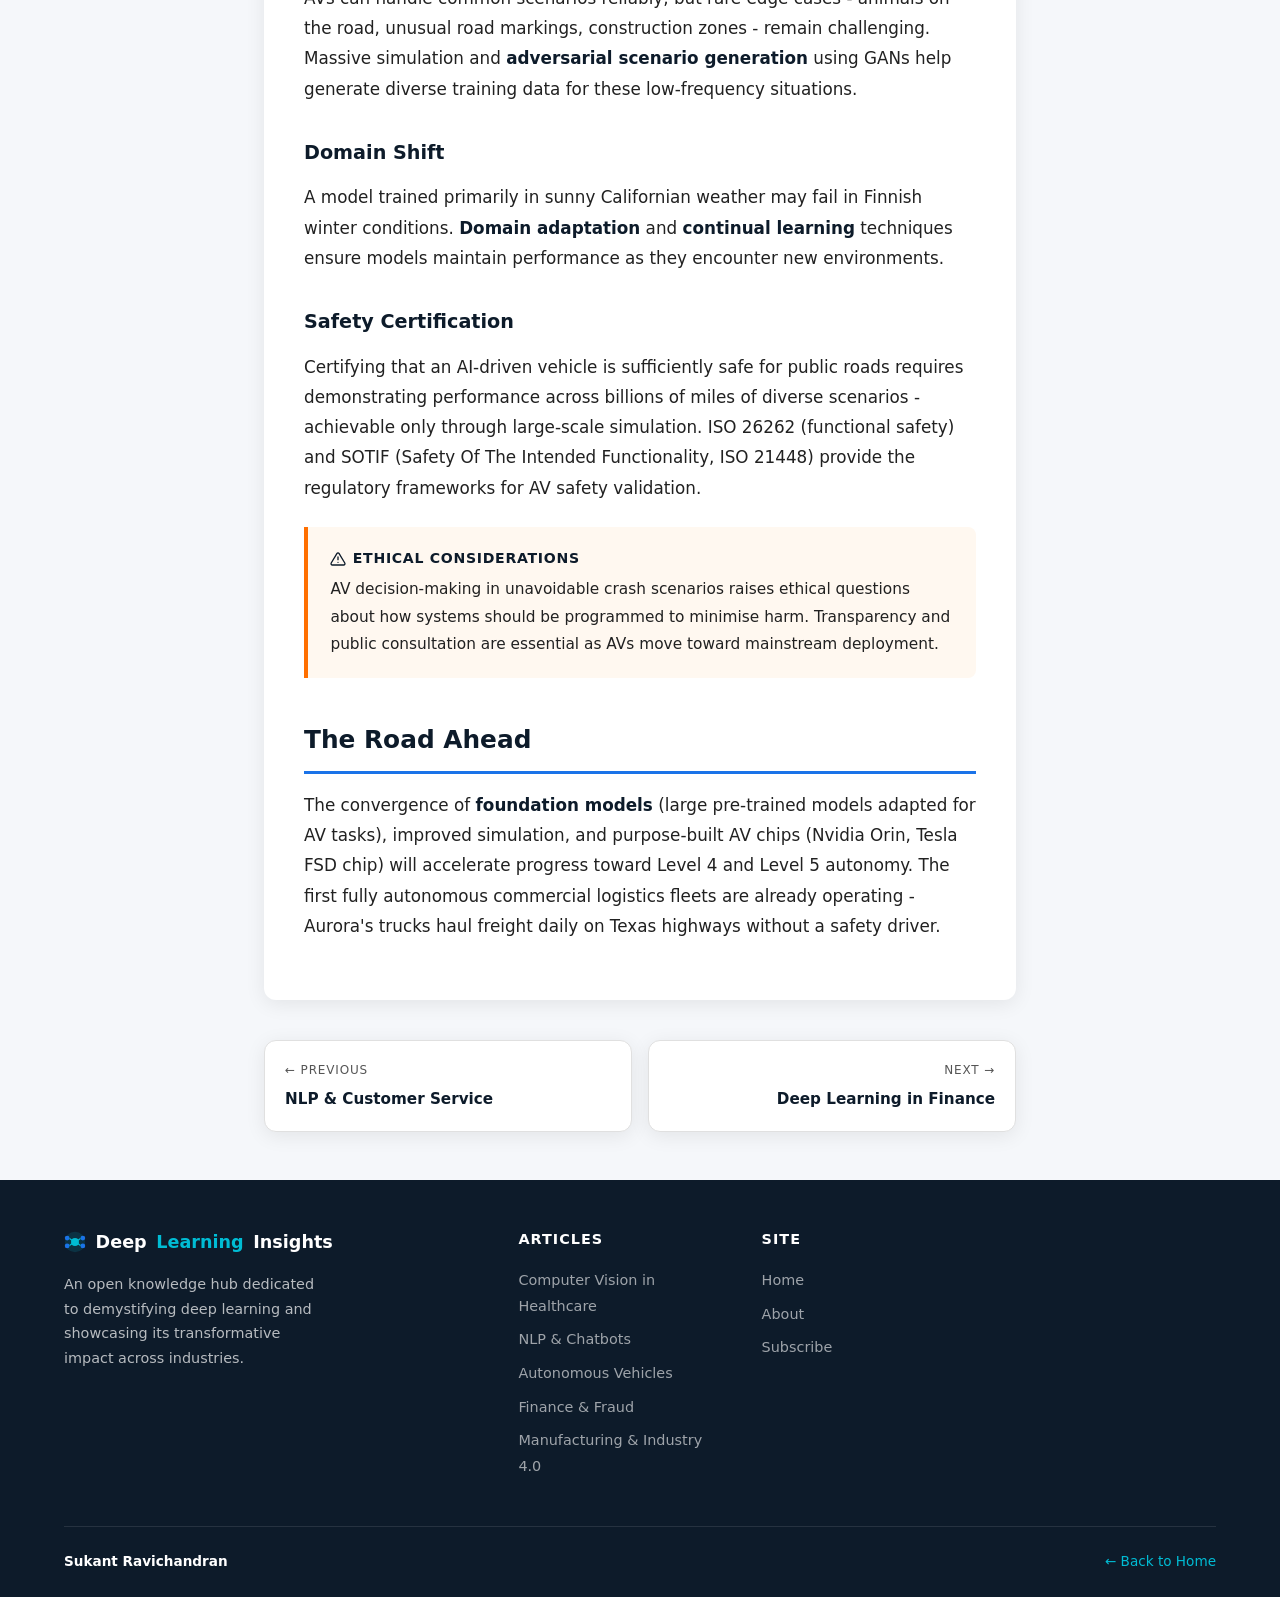
<file: posts/autonomous-vehicles.html>
<!DOCTYPE html>
<html lang="en">
<head>
  <meta charset="UTF-8" />
  <meta name="viewport" content="width=device-width, initial-scale=1.0" />
  <meta name="description" content="An in-depth look at how deep learning - object detection, sensor fusion, and end-to-end driving networks - powers autonomous vehicles." />
  <title>Deep Learning in Autonomous Vehicles | Deep Learning Insights</title>
  <link rel="stylesheet" href="../css/style.css" />
  <link rel="icon" href="data:image/svg+xml,<svg xmlns='http://www.w3.org/2000/svg' viewBox='0 0 100 100'><circle cx='50' cy='50' r='48' fill='%2300bcd4' opacity='0.2'/><circle cx='50' cy='50' r='18' fill='%2300bcd4'/><circle cx='14' cy='32' r='11' fill='%231a73e8'/><circle cx='14' cy='68' r='11' fill='%231a73e8'/><circle cx='86' cy='32' r='11' fill='%231a73e8'/><circle cx='86' cy='68' r='11' fill='%231a73e8'/><line x1='25' y1='34' x2='39' y2='45' stroke='%2300bcd4' stroke-width='5'/><line x1='25' y1='66' x2='39' y2='55' stroke='%2300bcd4' stroke-width='5'/><line x1='75' y1='34' x2='61' y2='45' stroke='%2300bcd4' stroke-width='5'/><line x1='75' y1='66' x2='61' y2='55' stroke='%2300bcd4' stroke-width='5'/></svg>" />
</head>
<body>

  <!-- NAVIGATION -->
  <nav class="navbar" role="navigation" aria-label="Main navigation">
    <div class="container">
      <a href="../index.html" class="nav-brand">
        <svg width="28" height="28" viewBox="0 0 28 28" fill="none" aria-hidden="true">
          <circle cx="14" cy="14" r="13" fill="#00bcd4" opacity="0.15"/>
          <circle cx="14" cy="14" r="5" fill="#00bcd4"/>
          <circle cx="4"  cy="9"  r="3" fill="#1a73e8"/>
          <circle cx="4"  cy="19" r="3" fill="#1a73e8"/>
          <circle cx="24" cy="9"  r="3" fill="#1a73e8"/>
          <circle cx="24" cy="19" r="3" fill="#1a73e8"/>
          <line x1="7" y1="9.5"  x2="11" y2="12.5" stroke="#00bcd4" stroke-width="1.5"/>
          <line x1="7" y1="18.5" x2="11" y2="15.5" stroke="#00bcd4" stroke-width="1.5"/>
          <line x1="21" y1="9.5"  x2="17" y2="12.5" stroke="#00bcd4" stroke-width="1.5"/>
          <line x1="21" y1="18.5" x2="17" y2="15.5" stroke="#00bcd4" stroke-width="1.5"/>
        </svg>
        Deep<span>Learning</span> Insights
      </a>
      <button class="nav-toggle" aria-label="Toggle navigation" aria-expanded="false">
        <svg width="24" height="24" viewBox="0 0 24 24" fill="none" stroke="currentColor" stroke-width="2" stroke-linecap="round">
          <line x1="3" y1="6"  x2="21" y2="6"/>
          <line x1="3" y1="12" x2="21" y2="12"/>
          <line x1="3" y1="18" x2="21" y2="18"/>
        </svg>
      </button>
      <ul class="nav-links">
        <li><a href="../index.html">Home</a></li>
        <li><a href="../index.html#topics">Topics</a></li>
        <li><a href="../about.html">About</a></li>
        <li><a href="../index.html#newsletter">Subscribe</a></li>
      </ul>
    </div>
  </nav>

  <!-- POST HERO -->
  <header class="post-hero">
    <div class="container">
      <div class="post-hero-inner">
        <nav class="post-breadcrumb" aria-label="Breadcrumb">
          <a href="../index.html">Home</a>
          <span>/</span>
          <a href="../index.html#articles">Articles</a>
          <span>/</span>
          <span>Autonomous Vehicles</span>
        </nav>
        <div class="card-tags" style="margin-bottom:1rem;">
          <span class="tag" style="background:rgba(46,125,50,0.2);color:#81c784;">Autonomous Vehicles</span>
          <span class="tag" style="background:rgba(0,188,212,0.2);color:#00bcd4;">Computer Vision</span>
          <span class="tag" style="background:rgba(255,111,0,0.2);color:#ffa726;">Sensor Fusion</span>
        </div>
        <h1>Deep Learning Behind the Wheel: How Self-Driving Cars See the World</h1>
        <div style="margin:2rem 0;border-radius:12px;overflow:hidden;max-height:400px;">
          <img src="../images/selfDriving.png" alt="Autonomous Self-Driving Vehicle" style="width:100%;height:auto;object-fit:cover;"/>
        </div>
        <div class="post-meta-bar">
          <span class="post-meta-icon">
            <svg width="14" height="14" viewBox="0 0 24 24" fill="none" stroke="currentColor" stroke-width="1.5" stroke-linecap="round" stroke-linejoin="round" aria-hidden="true"><rect x="3" y="4" width="18" height="18" rx="2"/><line x1="16" y1="2" x2="16" y2="6"/><line x1="8" y1="2" x2="8" y2="6"/><line x1="3" y1="10" x2="21" y2="10"/></svg>
            February 10, 2026
          </span>
          <span class="post-meta-icon">
            <svg width="14" height="14" viewBox="0 0 24 24" fill="none" stroke="currentColor" stroke-width="1.5" stroke-linecap="round" stroke-linejoin="round" aria-hidden="true"><path d="M12 20h9M16.5 3.5a2.121 2.121 0 013 3L7 19l-4 1 1-4L16.5 3.5z"/></svg>
            Sukant Ravichandran
          </span>
          <span class="reading-time">9 min read</span>
        </div>
      </div>
    </div>
  </header>

  <!-- POST BODY -->
  <main class="post-content-wrapper">
    <article class="post-body">

      <p>
        Self-driving vehicles represent one of the most ambitious and technically challenging applications
        of deep learning. Building a car that can perceive its environment, predict the behaviour of
        pedestrians and other vehicles, plan a safe path, and execute precise control - all in real time,
        across an infinite variety of scenarios - demands deep learning at every stage of the stack.
      </p>

      <div class="callout callout--info">
        <strong class="callout-icon">
          <svg viewBox="0 0 24 24" fill="none" stroke="currentColor" stroke-width="2" stroke-linecap="round" stroke-linejoin="round" aria-hidden="true"><circle cx="12" cy="12" r="10"/><line x1="12" y1="8" x2="12" y2="12"/><line x1="12" y1="16" x2="12.01" y2="16"/></svg>
          Market Outlook
        </strong>
        <p>
          The global autonomous vehicle market is projected to reach <strong>$556 billion by 2026</strong>.
          Companies like Waymo, Tesla, Cruise, Mobileye, and Baidu are leading a race that will
          reshape transportation, logistics, and urban planning.
        </p>
      </div>

      <div class="stat-box">
        <div class="stat-box-item">
          <span class="num">20M+</span>
          <span class="label">Miles driven autonomously by Waymo on public roads</span>
        </div>
        <div class="stat-box-item">
          <span class="num">100+</span>
          <span class="label">Sensors on a typical Level 4 autonomous vehicle</span>
        </div>
        <div class="stat-box-item">
          <span class="num">1TB</span>
          <span class="label">Data generated per hour of AV driving</span>
        </div>
        <div class="stat-box-item">
          <span class="num">4ms</span>
          <span class="label">Maximum inference latency for real-time object detection</span>
        </div>
      </div>

      <h2>Featured Video: Self-Driving Technology in Action</h2>
      <div style="margin:2rem 0;border-radius:12px;overflow:hidden;max-width:100%;">
        <video width="100%" height="auto" controls style="border-radius:12px;background:#000;">
          <source src="../videos/selfDriving.mp4" type="video/mp4">
          Your browser does not support the video tag.
        </video>
      </div>

      <h2>The Perception Stack: Seeing the World</h2>
      <p>
        An autonomous vehicle must first perceive its environment - detecting and classifying every
        object around it in real time. This relies on a rich sensor suite and deep learning models
        to interpret the data.
      </p>

      <h3>Sensor Suite</h3>
      <div class="use-case-grid">
        <div class="use-case-item">
          <span class="use-case-icon"><svg viewBox="0 0 24 24" fill="none" stroke="currentColor" stroke-width="1.5" stroke-linecap="round" stroke-linejoin="round" aria-hidden="true"><path d="M23 19a2 2 0 01-2 2H3a2 2 0 01-2-2V8a2 2 0 012-2h4l2-3h6l2 3h4a2 2 0 012 2z"/><circle cx="12" cy="13" r="4"/></svg></span>
          <h4>Cameras</h4>
          <p>High-resolution RGB cameras provide rich texture and colour information. CNNs and transformers process these for lane detection, traffic sign recognition, and object classification.</p>
        </div>
        <div class="use-case-item">
          <span class="use-case-icon"><svg viewBox="0 0 24 24" fill="none" stroke="currentColor" stroke-width="1.5" stroke-linecap="round" stroke-linejoin="round" aria-hidden="true"><path d="M1 6l5 5M1 12h6M1 18l5-5M12 1v6M18 1l-5 5M23 1l-5 5M12 18v5M18 23l-5-5M23 23l-5-5"/><circle cx="12" cy="12" r="4"/></svg></span>
          <h4>LiDAR</h4>
          <p>Light Detection and Ranging creates precise 3D point clouds of the environment. PointNet and VoxelNet architectures process sparse 3D data for accurate spatial localisation.</p>
        </div>
        <div class="use-case-item">
          <span class="use-case-icon"><svg viewBox="0 0 24 24" fill="none" stroke="currentColor" stroke-width="1.5" stroke-linecap="round" stroke-linejoin="round" aria-hidden="true"><path d="M5.636 5.636a9 9 0 1012.728 12.728M5.636 5.636A9 9 0 0018.364 18.364M5.636 5.636L18.364 18.364"/><circle cx="12" cy="12" r="3"/></svg></span>
          <h4>RADAR</h4>
          <p>Reliable in all weather conditions, RADAR provides velocity measurements through Doppler effect - critical for detecting fast-moving vehicles at long range.</p>
        </div>
        <div class="use-case-item">
          <span class="use-case-icon"><svg viewBox="0 0 24 24" fill="none" stroke="currentColor" stroke-width="1.5" stroke-linecap="round" stroke-linejoin="round" aria-hidden="true"><polyline points="16 3 21 3 21 8"/><line x1="4" y1="20" x2="21" y2="3"/><polyline points="21 16 21 21 16 21"/><line x1="15" y1="15" x2="21" y2="21"/></svg></span>
          <h4>Sensor Fusion</h4>
          <p>Deep learning fusion networks combine all sensor modalities into a unified scene representation - more robust than any single sensor alone.</p>
        </div>
      </div>

      <h2>Object Detection: YOLO and Beyond</h2>
      <p>
        <strong>YOLO (You Only Look Once)</strong> remains the gold standard for real-time object
        detection in AV perception stacks. YOLOv8 and YOLOv9 can detect pedestrians, cyclists,
        vehicles, and traffic signs at 120+ frames per second on automotive-grade GPUs.
      </p>
      <p>
        More recent approaches use <strong>BEV (Bird's Eye View) transformers</strong> that fuse
        multi-camera images into a single top-down representation of the scene - dramatically
        simplifying downstream path planning. Tesla's FSD (Full Self-Driving) stack is built
        around this paradigm.
      </p>

      <h2>Prediction: What Will Other Agents Do?</h2>
      <p>
        Knowing where other vehicles and pedestrians <em>are</em> is not enough - the AV must predict
        where they will <em>be</em> in the next 5–10 seconds. This is achieved using
        <strong>graph neural networks (GNNs)</strong> and <strong>trajectory prediction models</strong>
        like Wayformer, MotionCNN, and MTR-A, which model the complex social interactions between agents.
      </p>

      <h2>End-to-End Learning vs. Modular Stacks</h2>
      <p>
        Traditional AV stacks decompose the driving task into perception → prediction → planning →
        control modules, each with separate models. <strong>End-to-end deep learning</strong>, pioneered
        by Nvidia's DAVE and refined by companies like Comma.ai, trains a single neural network that maps
        raw sensor inputs directly to steering and throttle commands.
      </p>
      <p>
        End-to-end approaches can capture implicit rules and edge cases that are hard to hand-code, but
        lack the interpretability and modularity of classical stacks - an active area of research
        for safety certification.
      </p>

      <div class="callout callout--success">
        <strong class="callout-icon">
          <svg viewBox="0 0 24 24" fill="none" stroke="currentColor" stroke-width="2" stroke-linecap="round" stroke-linejoin="round" aria-hidden="true"><circle cx="12" cy="12" r="10"/><path d="M9 12l2 2 4-4"/></svg>
          Waymo One: Autonomous Ride-Hailing in the Real World
        </strong>
        <p>
          Waymo's robotaxi service in San Francisco and Phoenix demonstrates a fully driverless AV
          in dense urban environments. Waymo's 5th-generation Driver uses a custom deep learning
          stack processing data from 29 cameras, 5 LiDARs, and 6 RADARs - handling the full AV
          stack from raw sensor data to wheel actuation.
        </p>
      </div>

      <h2>Key Models and Frameworks</h2>
      <table class="tech-table">
        <thead>
          <tr>
            <th>Task</th>
            <th>Model / Framework</th>
            <th>Organisation / Use</th>
          </tr>
        </thead>
        <tbody>
          <tr>
            <td>Object Detection (Camera)</td>
            <td>YOLOv9, DETR, RT-DETR</td>
            <td>Real-time 2D detection of vehicles, pedestrians, cyclists</td>
          </tr>
          <tr>
            <td>3D Object Detection (LiDAR)</td>
            <td>PointPillars, VoxelNet, CenterPoint</td>
            <td>Precise 3D bounding box estimation from point clouds</td>
          </tr>
          <tr>
            <td>Sensor Fusion / BEV</td>
            <td>BEVFusion, BEVFormer</td>
            <td>Multi-modal fusion into a unified BEV representation</td>
          </tr>
          <tr>
            <td>Semantic Segmentation</td>
            <td>SegFormer, DeepLabV3+</td>
            <td>Pixel-level classification of road, lanes, sky, vegetation</td>
          </tr>
          <tr>
            <td>Motion Prediction</td>
            <td>Wayformer, MTR-A</td>
            <td>Predicting future trajectories of pedestrians and vehicles</td>
          </tr>
          <tr>
            <td>Simulation</td>
            <td>CARLA, nuPlan</td>
            <td>Open-source AV simulators for training and testing DL models</td>
          </tr>
        </tbody>
      </table>

      <h2>Challenges and Safety</h2>
      <h3>Long-Tail Edge Cases</h3>
      <p>
        AVs can handle common scenarios reliably, but rare edge cases - animals on the road,
        unusual road markings, construction zones - remain challenging. Massive simulation
        and <strong>adversarial scenario generation</strong> using GANs help generate diverse
        training data for these low-frequency situations.
      </p>

      <h3>Domain Shift</h3>
      <p>
        A model trained primarily in sunny Californian weather may fail in Finnish winter conditions.
        <strong>Domain adaptation</strong> and <strong>continual learning</strong> techniques ensure
        models maintain performance as they encounter new environments.
      </p>

      <h3>Safety Certification</h3>
      <p>
        Certifying that an AI-driven vehicle is sufficiently safe for public roads requires
        demonstrating performance across billions of miles of diverse scenarios - achievable
        only through large-scale simulation. ISO 26262 (functional safety) and SOTIF
        (Safety Of The Intended Functionality, ISO 21448) provide the regulatory frameworks
        for AV safety validation.
      </p>

      <div class="callout callout--warn">
        <strong class="callout-icon">
          <svg viewBox="0 0 24 24" fill="none" stroke="currentColor" stroke-width="2" stroke-linecap="round" stroke-linejoin="round" aria-hidden="true"><path d="M10.29 3.86L1.82 18a2 2 0 001.71 3h16.94a2 2 0 001.71-3L13.71 3.86a2 2 0 00-3.42 0z"/><line x1="12" y1="9" x2="12" y2="13"/><line x1="12" y1="17" x2="12.01" y2="17"/></svg>
          Ethical Considerations
        </strong>
        <p>
          AV decision-making in unavoidable crash scenarios raises ethical questions about
          how systems should be programmed to minimise harm. Transparency and public
          consultation are essential as AVs move toward mainstream deployment.
        </p>
      </div>

      <h2>The Road Ahead</h2>
      <p>
        The convergence of <strong>foundation models</strong> (large pre-trained models adapted
        for AV tasks), improved simulation, and purpose-built AV chips (Nvidia Orin, Tesla FSD chip)
        will accelerate progress toward Level 4 and Level 5 autonomy. The first fully autonomous
        commercial logistics fleets are already operating - Aurora's trucks haul freight daily on
        Texas highways without a safety driver.
      </p>

    </article>

    <!-- Post Navigation -->
    <nav class="post-nav" aria-label="Post navigation">
      <a href="nlp-customer-service.html" class="post-nav-item" style="text-decoration:none;">
        <div class="post-nav-label">← Previous</div>
        <h4>NLP &amp; Customer Service</h4>
      </a>
      <a href="finance-fraud-detection.html" class="post-nav-item" style="text-decoration:none;text-align:right;">
        <div class="post-nav-label">Next →</div>
        <h4>Deep Learning in Finance</h4>
      </a>
    </nav>
  </main>

  <!-- FOOTER -->
  <footer class="footer">
    <div class="container">
      <div class="footer-grid">
        <div class="footer-col">
          <div class="footer-brand">
            <svg width="22" height="22" viewBox="0 0 28 28" fill="none" aria-hidden="true">
              <circle cx="14" cy="14" r="13" fill="#00bcd4" opacity="0.15"/>
              <circle cx="14" cy="14" r="5" fill="#00bcd4"/>
              <circle cx="4"  cy="9"  r="3" fill="#1a73e8"/>
              <circle cx="4"  cy="19" r="3" fill="#1a73e8"/>
              <circle cx="24" cy="9"  r="3" fill="#1a73e8"/>
              <circle cx="24" cy="19" r="3" fill="#1a73e8"/>
              <line x1="7" y1="9.5"  x2="11" y2="12.5" stroke="#00bcd4" stroke-width="1.5"/>
              <line x1="7" y1="18.5" x2="11" y2="15.5" stroke="#00bcd4" stroke-width="1.5"/>
              <line x1="21" y1="9.5"  x2="17" y2="12.5" stroke="#00bcd4" stroke-width="1.5"/>
              <line x1="21" y1="18.5" x2="17" y2="15.5" stroke="#00bcd4" stroke-width="1.5"/>
            </svg>
            Deep<span>Learning</span> Insights
          </div>
          <p>An open knowledge hub dedicated to demystifying deep learning and showcasing its transformative impact across industries.</p>
        </div>
        <div class="footer-col">
          <h5>Articles</h5>
          <ul class="footer-links">
            <li><a href="../posts/computer-vision-healthcare.html">Computer Vision in Healthcare</a></li>
            <li><a href="../posts/nlp-customer-service.html">NLP &amp; Chatbots</a></li>
            <li><a href="../posts/autonomous-vehicles.html">Autonomous Vehicles</a></li>
            <li><a href="../posts/finance-fraud-detection.html">Finance &amp; Fraud</a></li>
            <li><a href="../posts/manufacturing-industry4.html">Manufacturing &amp; Industry 4.0</a></li>
          </ul>
        </div>
        <div class="footer-col">
          <h5>Site</h5>
          <ul class="footer-links">
            <li><a href="../index.html">Home</a></li>
            <li><a href="../about.html">About</a></li>
            <li><a href="../index.html#newsletter">Subscribe</a></li>
          </ul>
        </div>
      </div>
      <div class="footer-bottom">
        <span><strong style="color:#fff;">Sukant Ravichandran</strong></span>
        <a href="../index.html" style="color:var(--accent);">← Back to Home</a>
      </div>
    </div>
  </footer>

  <script src="../js/main.js"></script>
</body>
</html>
</file>
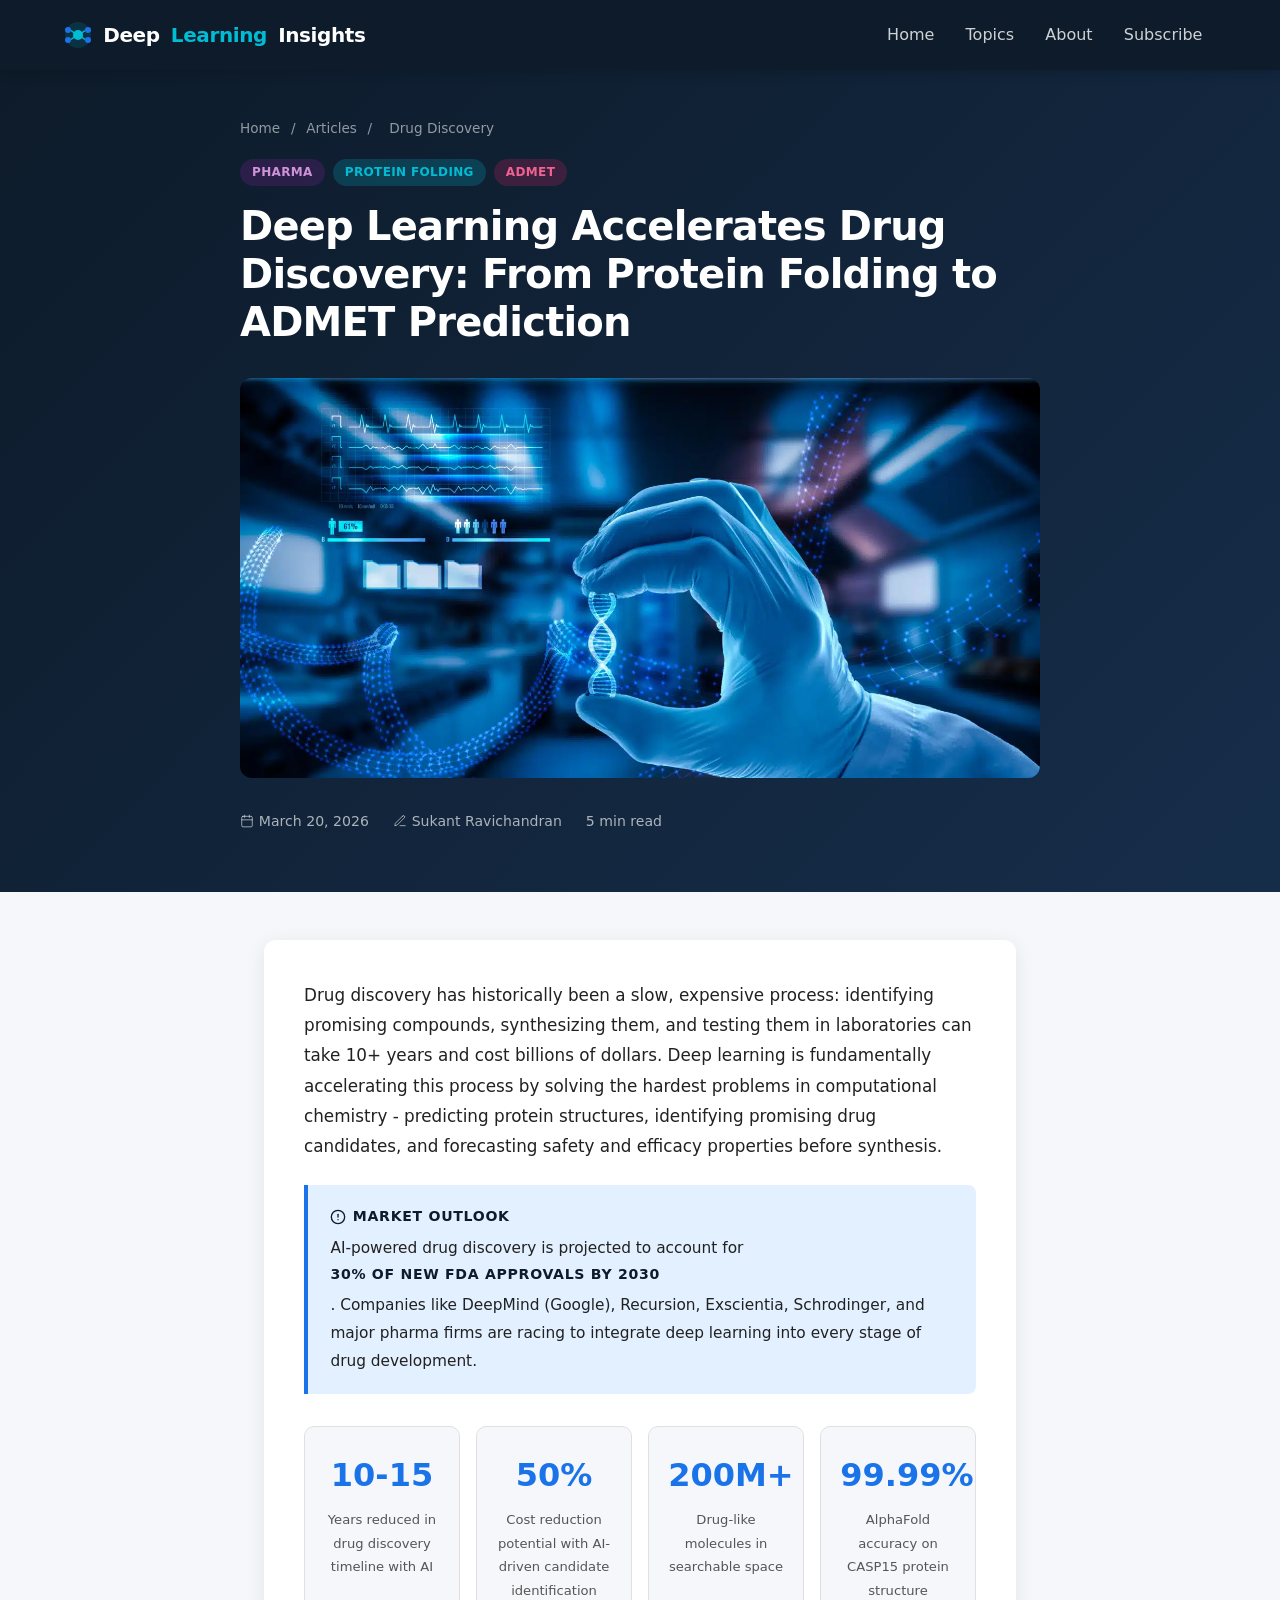
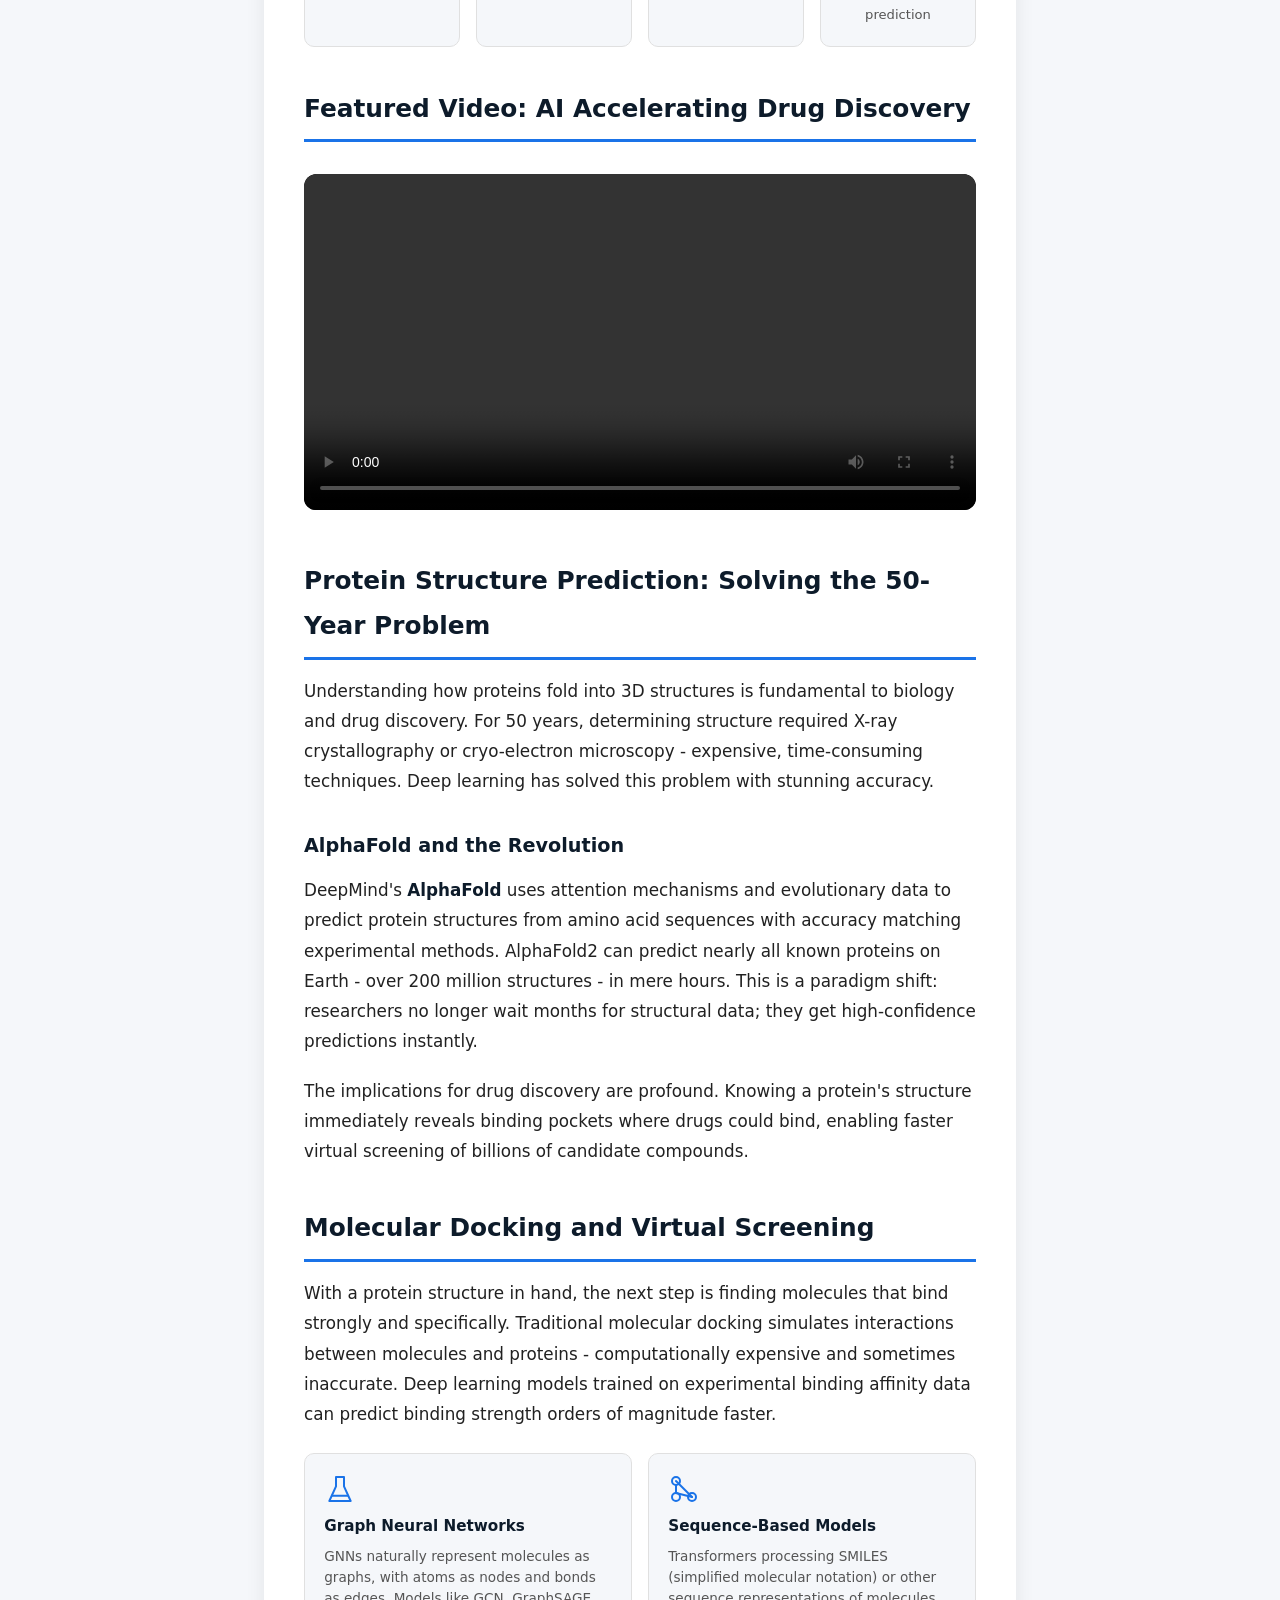
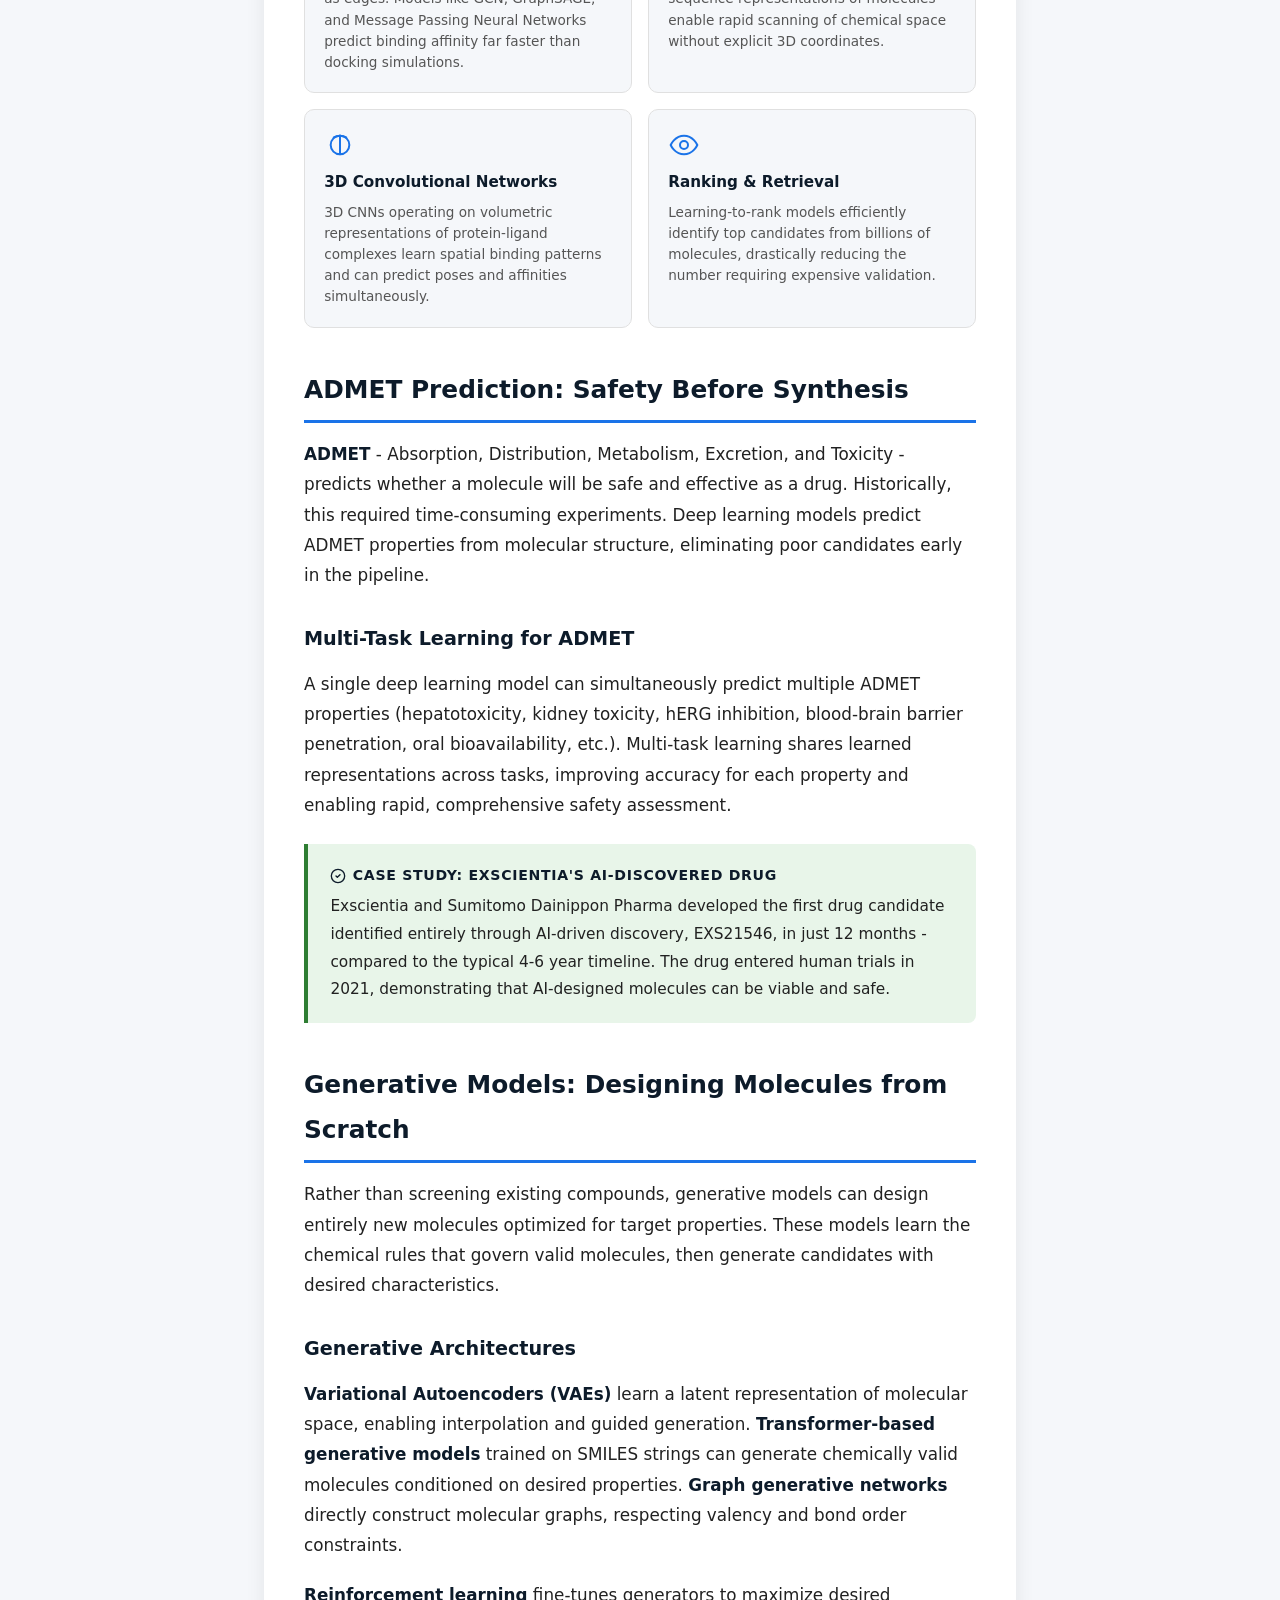
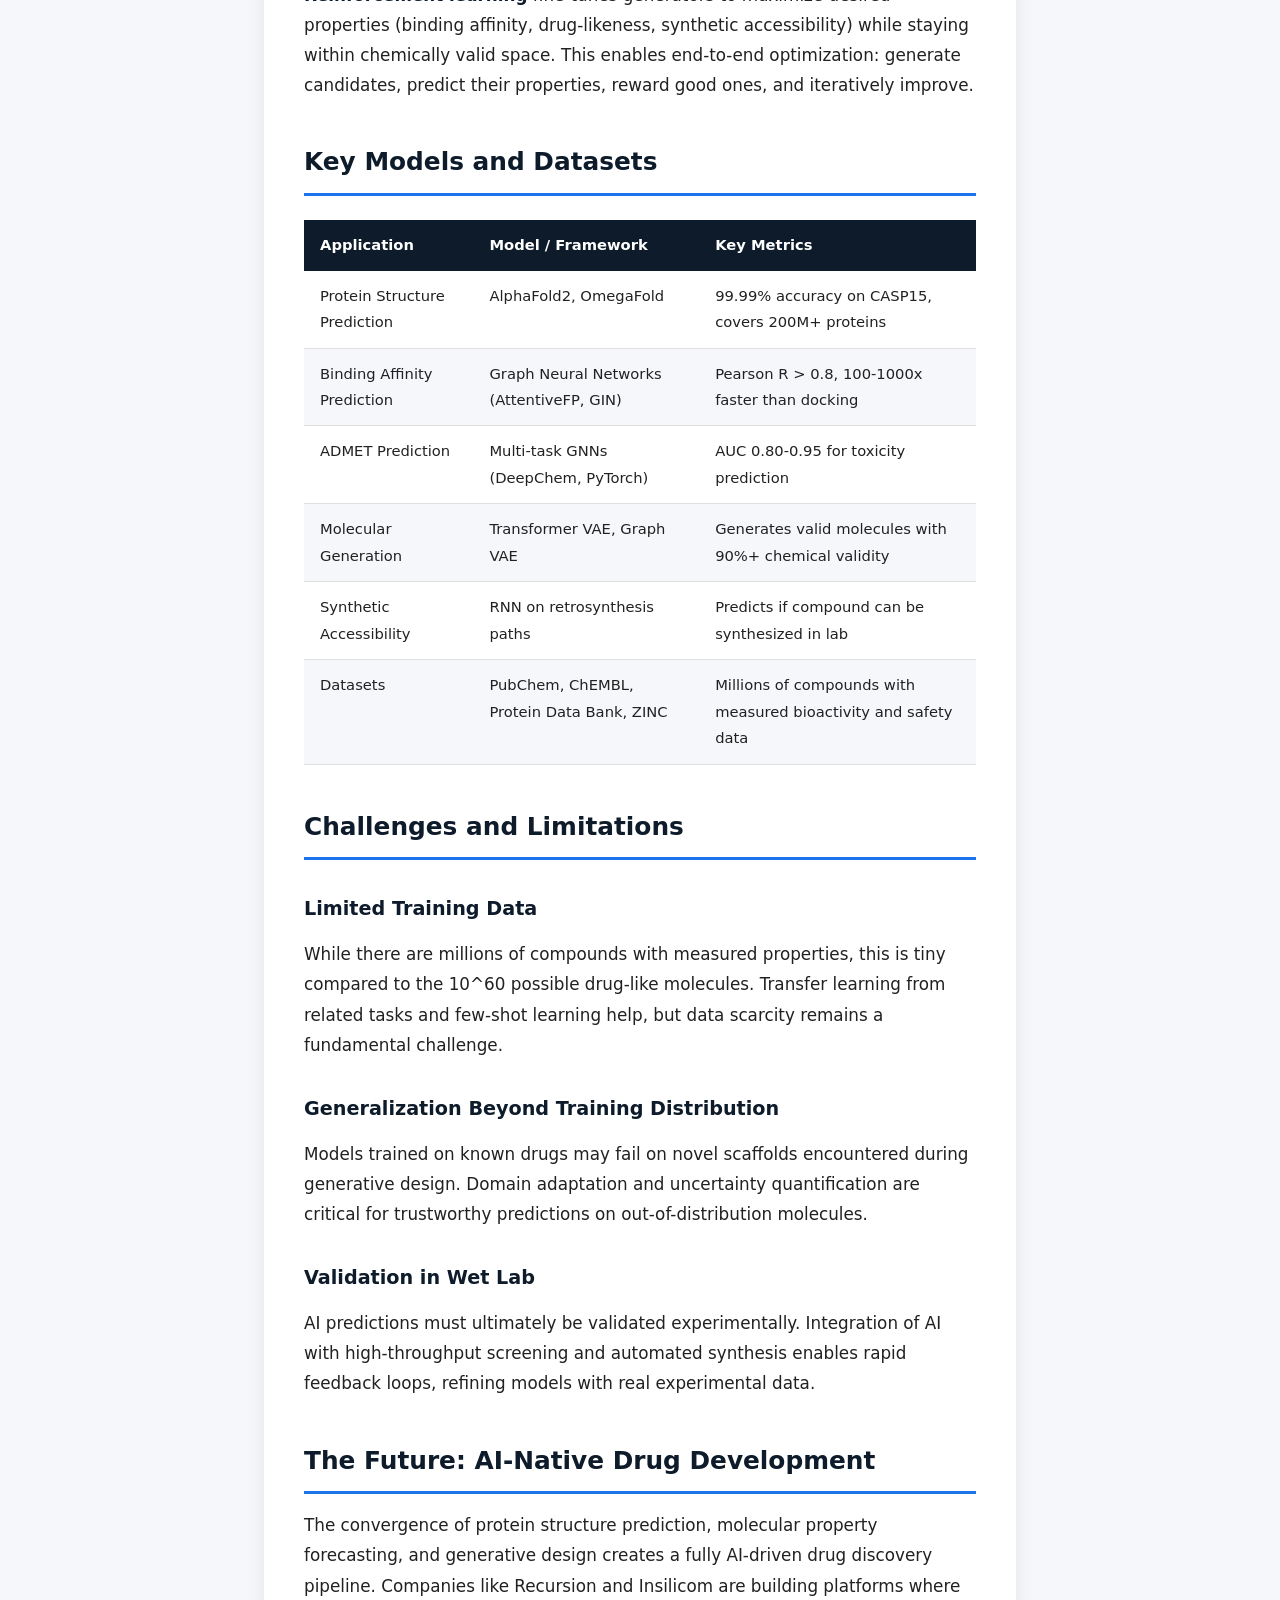
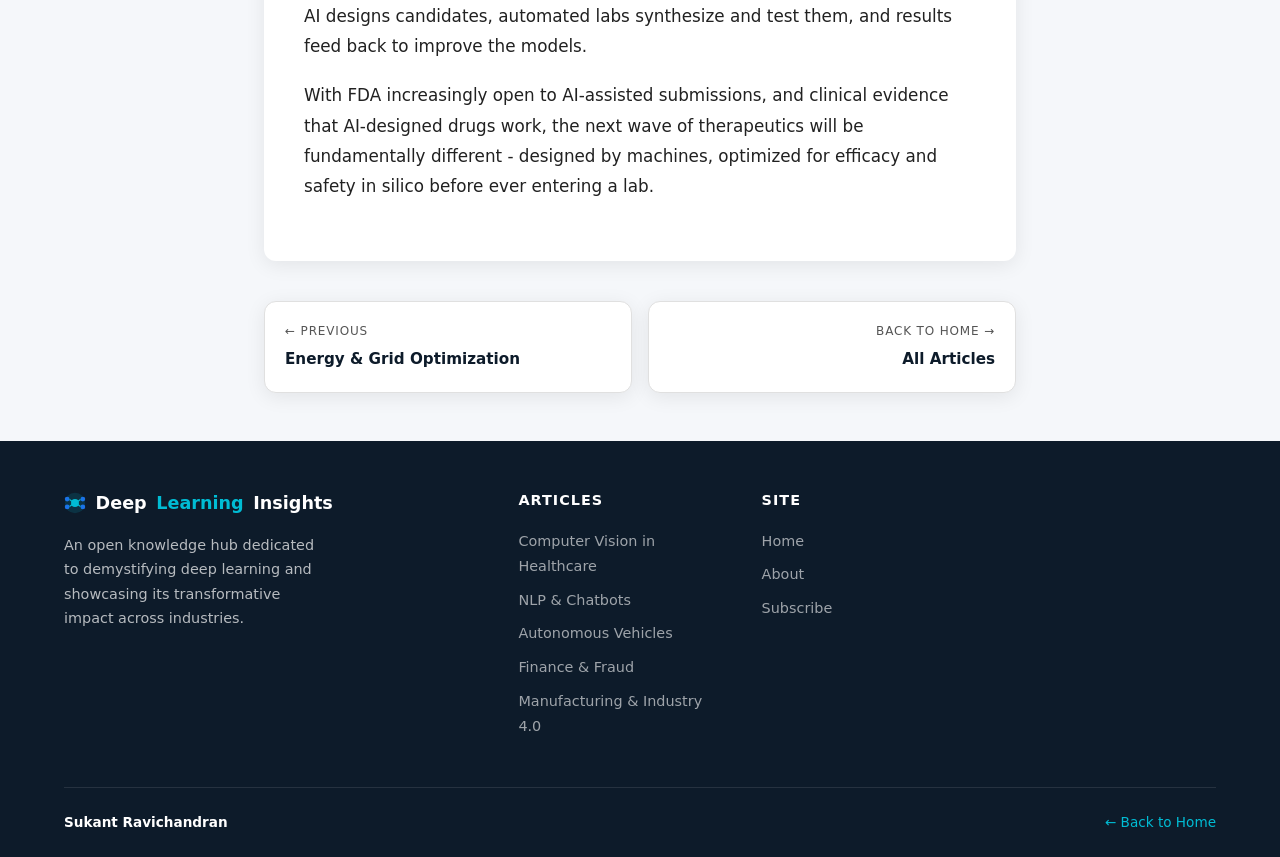
<file: posts/drug-discovery-molecules.html>
<!DOCTYPE html>
<html lang="en">
<head>
  <meta charset="UTF-8" />
  <meta name="viewport" content="width=device-width, initial-scale=1.0" />
  <meta name="description" content="Deep learning in drug discovery: protein folding, ADMET prediction, molecular generation, and accelerating pharmaceutical innovation with AI." />
  <title>Deep Learning in Drug Discovery | Protein Folding & ADMET | Deep Learning Insights</title>
  <link rel="stylesheet" href="../css/style.css" />
  <link rel="icon" href="data:image/svg+xml,<svg xmlns='http://www.w3.org/2000/svg' viewBox='0 0 100 100'><circle cx='50' cy='50' r='48' fill='%2300bcd4' opacity='0.2'/><circle cx='50' cy='50' r='18' fill='%2300bcd4'/><circle cx='14' cy='32' r='11' fill='%231a73e8'/><circle cx='14' cy='68' r='11' fill='%231a73e8'/><circle cx='86' cy='32' r='11' fill='%231a73e8'/><circle cx='86' cy='68' r='11' fill='%231a73e8'/><line x1='25' y1='34' x2='39' y2='45' stroke='%2300bcd4' stroke-width='5'/><line x1='25' y1='66' x2='39' y2='55' stroke='%2300bcd4' stroke-width='5'/><line x1='75' y1='34' x2='61' y2='45' stroke='%2300bcd4' stroke-width='5'/><line x1='75' y1='66' x2='61' y2='55' stroke='%2300bcd4' stroke-width='5'/></svg>" />
</head>
<body>

  <!-- NAVIGATION -->
  <nav class="navbar" role="navigation" aria-label="Main navigation">
    <div class="container">
      <a href="../index.html" class="nav-brand">
        <svg width="28" height="28" viewBox="0 0 28 28" fill="none" aria-hidden="true">
          <circle cx="14" cy="14" r="13" fill="#00bcd4" opacity="0.15"/>
          <circle cx="14" cy="14" r="5" fill="#00bcd4"/>
          <circle cx="4"  cy="9"  r="3" fill="#1a73e8"/>
          <circle cx="4"  cy="19" r="3" fill="#1a73e8"/>
          <circle cx="24" cy="9"  r="3" fill="#1a73e8"/>
          <circle cx="24" cy="19" r="3" fill="#1a73e8"/>
          <line x1="7" y1="9.5"  x2="11" y2="12.5" stroke="#00bcd4" stroke-width="1.5"/>
          <line x1="7" y1="18.5" x2="11" y2="15.5" stroke="#00bcd4" stroke-width="1.5"/>
          <line x1="21" y1="9.5"  x2="17" y2="12.5" stroke="#00bcd4" stroke-width="1.5"/>
          <line x1="21" y1="18.5" x2="17" y2="15.5" stroke="#00bcd4" stroke-width="1.5"/>
        </svg>
        Deep<span>Learning</span> Insights
      </a>
      <button class="nav-toggle" aria-label="Toggle navigation" aria-expanded="false">
        <svg width="24" height="24" viewBox="0 0 24 24" fill="none" stroke="currentColor" stroke-width="2" stroke-linecap="round">
          <line x1="3" y1="6"  x2="21" y2="6"/>
          <line x1="3" y1="12" x2="21" y2="12"/>
          <line x1="3" y1="18" x2="21" y2="18"/>
        </svg>
      </button>
      <ul class="nav-links">
        <li><a href="../index.html">Home</a></li>
        <li><a href="../index.html#topics">Topics</a></li>
        <li><a href="../about.html">About</a></li>
        <li><a href="../index.html#newsletter">Subscribe</a></li>
      </ul>
    </div>
  </nav>

  <!-- POST HERO -->
  <header class="post-hero">
    <div class="container">
      <div class="post-hero-inner">
        <nav class="post-breadcrumb" aria-label="Breadcrumb">
          <a href="../index.html">Home</a>
          <span>/</span>
          <a href="../index.html#articles">Articles</a>
          <span>/</span>
          <span>Drug Discovery</span>
        </nav>
        <div class="card-tags" style="margin-bottom:1rem;">
          <span class="tag" style="background:rgba(156,39,176,0.2);color:#ce93d8;">Pharma</span>
          <span class="tag" style="background:rgba(0,188,212,0.2);color:#00bcd4;">Protein Folding</span>
          <span class="tag" style="background:rgba(233,30,99,0.2);color:#f06292;">ADMET</span>
        </div>
        <h1>Deep Learning Accelerates Drug Discovery: From Protein Folding to ADMET Prediction</h1>
        <div style="margin:2rem 0;border-radius:12px;overflow:hidden;max-height:400px;">
          <img src="../images/drugdiscovery.png" alt="AI-Driven Drug Discovery & Molecule Design" style="width:100%;height:auto;object-fit:cover;"/>
        </div>
        <div class="post-meta-bar">
          <span class="post-meta-icon">
            <svg width="14" height="14" viewBox="0 0 24 24" fill="none" stroke="currentColor" stroke-width="1.5" stroke-linecap="round" stroke-linejoin="round" aria-hidden="true"><rect x="3" y="4" width="18" height="18" rx="2"/><line x1="16" y1="2" x2="16" y2="6"/><line x1="8" y1="2" x2="8" y2="6"/><line x1="3" y1="10" x2="21" y2="10"/></svg>
            March 20, 2026
          </span>
          <span class="post-meta-icon">
            <svg width="14" height="14" viewBox="0 0 24 24" fill="none" stroke="currentColor" stroke-width="1.5" stroke-linecap="round" stroke-linejoin="round" aria-hidden="true"><path d="M12 20h9M16.5 3.5a2.121 2.121 0 013 3L7 19l-4 1 1-4L16.5 3.5z"/></svg>
            Sukant Ravichandran
          </span>
          <span class="reading-time">9 min read</span>
        </div>
      </div>
    </div>
  </header>

  <!-- POST BODY -->
  <main class="post-content-wrapper">
    <article class="post-body">

      <p>
        Drug discovery has historically been a slow, expensive process: identifying promising compounds, synthesizing them,
        and testing them in laboratories can take 10+ years and cost billions of dollars. Deep learning is fundamentally
        accelerating this process by solving the hardest problems in computational chemistry - predicting protein structures,
        identifying promising drug candidates, and forecasting safety and efficacy properties before synthesis.
      </p>

      <div class="callout callout--info">
        <strong class="callout-icon">
          <svg viewBox="0 0 24 24" fill="none" stroke="currentColor" stroke-width="2" stroke-linecap="round" stroke-linejoin="round" aria-hidden="true"><circle cx="12" cy="12" r="10"/><line x1="12" y1="8" x2="12" y2="12"/><line x1="12" y1="16" x2="12.01" y2="16"/></svg>
          Market Outlook
        </strong>
        <p>
          AI-powered drug discovery is projected to account for <strong>30% of new FDA approvals by 2030</strong>.
          Companies like DeepMind (Google), Recursion, Exscientia, Schrodinger, and major pharma firms are racing
          to integrate deep learning into every stage of drug development.
        </p>
      </div>

      <div class="stat-box">
        <div class="stat-box-item">
          <span class="num">10-15</span>
          <span class="label">Years reduced in drug discovery timeline with AI</span>
        </div>
        <div class="stat-box-item">
          <span class="num">50%</span>
          <span class="label">Cost reduction potential with AI-driven candidate identification</span>
        </div>
        <div class="stat-box-item">
          <span class="num">200M+</span>
          <span class="label">Drug-like molecules in searchable space</span>
        </div>
        <div class="stat-box-item">
          <span class="num">99.99%</span>
          <span class="label">AlphaFold accuracy on CASP15 protein structure prediction</span>
        </div>
      </div>

      <h2>Featured Video: AI Accelerating Drug Discovery</h2>
      <div style="margin:2rem 0;border-radius:12px;overflow:hidden;max-width:100%;">
        <video width="100%" height="auto" controls style="border-radius:12px;background:#000;">
          <source src="../videos/drugDiscovery.mp4" type="video/mp4">
          Your browser does not support the video tag.
        </video>
      </div>

      <h2>Protein Structure Prediction: Solving the 50-Year Problem</h2>
      <p>
        Understanding how proteins fold into 3D structures is fundamental to biology and drug discovery. For 50 years,
        determining structure required X-ray crystallography or cryo-electron microscopy - expensive, time-consuming techniques.
        Deep learning has solved this problem with stunning accuracy.
      </p>

      <h3>AlphaFold and the Revolution</h3>
      <p>
        DeepMind's <strong>AlphaFold</strong> uses attention mechanisms and evolutionary data to predict protein structures
        from amino acid sequences with accuracy matching experimental methods. AlphaFold2 can predict nearly all known proteins
        on Earth - over 200 million structures - in mere hours. This is a paradigm shift: researchers no longer wait months
        for structural data; they get high-confidence predictions instantly.
      </p>
      <p>
        The implications for drug discovery are profound. Knowing a protein's structure immediately reveals binding pockets
        where drugs could bind, enabling faster virtual screening of billions of candidate compounds.
      </p>

      <h2>Molecular Docking and Virtual Screening</h2>
      <p>
        With a protein structure in hand, the next step is finding molecules that bind strongly and specifically.
        Traditional molecular docking simulates interactions between molecules and proteins - computationally expensive
        and sometimes inaccurate. Deep learning models trained on experimental binding affinity data can predict
        binding strength orders of magnitude faster.
      </p>

      <div class="use-case-grid">
        <div class="use-case-item">
          <span class="use-case-icon"><svg viewBox="0 0 24 24" fill="none" stroke="currentColor" stroke-width="1.5" stroke-linecap="round" stroke-linejoin="round" aria-hidden="true"><path d="M9 3h6M9 3v7l-5 11h16L15 10V3"/><line x1="6" y1="17" x2="18" y2="17"/></svg></span>
          <h4>Graph Neural Networks</h4>
          <p>GNNs naturally represent molecules as graphs, with atoms as nodes and bonds as edges. Models like GCN, GraphSAGE, and Message Passing Neural Networks predict binding affinity far faster than docking simulations.</p>
        </div>
        <div class="use-case-item">
          <span class="use-case-icon"><svg viewBox="0 0 24 24" fill="none" stroke="currentColor" stroke-width="1.5" stroke-linecap="round" stroke-linejoin="round" aria-hidden="true"><circle cx="6" cy="6" r="3"/><circle cx="6" cy="18" r="3"/><circle cx="18" cy="18" r="3"/><line x1="6" y1="9" x2="6" y2="15"/><line x1="6" y1="15" x2="18" y2="18"/><line x1="6" y1="6" x2="18" y2="18"/></svg></span>
          <h4>Sequence-Based Models</h4>
          <p>Transformers processing SMILES (simplified molecular notation) or other sequence representations of molecules enable rapid scanning of chemical space without explicit 3D coordinates.</p>
        </div>
        <div class="use-case-item">
          <span class="use-case-icon"><svg viewBox="0 0 24 24" fill="none" stroke="currentColor" stroke-width="1.5" stroke-linecap="round" stroke-linejoin="round" aria-hidden="true"><path d="M12 5c1.7 0 3.29.474 4.658 1.3"/><path d="M12 5c-1.7 0-3.29.474-4.658 1.3"/><circle cx="12" cy="12" r="7"/><line x1="12" y1="5" x2="12" y2="19"/></svg></span>
          <h4>3D Convolutional Networks</h4>
          <p>3D CNNs operating on volumetric representations of protein-ligand complexes learn spatial binding patterns and can predict poses and affinities simultaneously.</p>
        </div>
        <div class="use-case-item">
          <span class="use-case-icon"><svg viewBox="0 0 24 24" fill="none" stroke="currentColor" stroke-width="1.5" stroke-linecap="round" stroke-linejoin="round" aria-hidden="true"><path d="M2 12s3-7 10-7 10 7 10 7-3 7-10 7-10-7-10-7z"/><circle cx="12" cy="12" r="3"/></svg></span>
          <h4>Ranking & Retrieval</h4>
          <p>Learning-to-rank models efficiently identify top candidates from billions of molecules, drastically reducing the number requiring expensive validation.</p>
        </div>
      </div>

      <h2>ADMET Prediction: Safety Before Synthesis</h2>
      <p>
        <strong>ADMET</strong> - Absorption, Distribution, Metabolism, Excretion, and Toxicity - predicts whether a molecule
        will be safe and effective as a drug. Historically, this required time-consuming experiments. Deep learning models
        predict ADMET properties from molecular structure, eliminating poor candidates early in the pipeline.
      </p>

      <h3>Multi-Task Learning for ADMET</h3>
      <p>
        A single deep learning model can simultaneously predict multiple ADMET properties (hepatotoxicity, kidney toxicity,
        hERG inhibition, blood-brain barrier penetration, oral bioavailability, etc.). Multi-task learning shares learned
        representations across tasks, improving accuracy for each property and enabling rapid, comprehensive safety assessment.
      </p>

      <div class="callout callout--success">
        <strong class="callout-icon">
          <svg viewBox="0 0 24 24" fill="none" stroke="currentColor" stroke-width="2" stroke-linecap="round" stroke-linejoin="round" aria-hidden="true"><circle cx="12" cy="12" r="10"/><path d="M9 12l2 2 4-4"/></svg>
          Case Study: Exscientia's AI-Discovered Drug
        </strong>
        <p>
          Exscientia and Sumitomo Dainippon Pharma developed the first drug candidate identified entirely through
          AI-driven discovery, EXS21546, in just 12 months - compared to the typical 4-6 year timeline. The drug
          entered human trials in 2021, demonstrating that AI-designed molecules can be viable and safe.
        </p>
      </div>

      <h2>Generative Models: Designing Molecules from Scratch</h2>
      <p>
        Rather than screening existing compounds, generative models can design entirely new molecules optimized for
        target properties. These models learn the chemical rules that govern valid molecules, then generate candidates
        with desired characteristics.
      </p>

      <h3>Generative Architectures</h3>
      <p>
        <strong>Variational Autoencoders (VAEs)</strong> learn a latent representation of molecular space, enabling interpolation
        and guided generation. <strong>Transformer-based generative models</strong> trained on SMILES strings can generate
        chemically valid molecules conditioned on desired properties. <strong>Graph generative networks</strong> directly
        construct molecular graphs, respecting valency and bond order constraints.
      </p>
      <p>
        <strong>Reinforcement learning</strong> fine-tunes generators to maximize desired properties (binding affinity,
        drug-likeness, synthetic accessibility) while staying within chemically valid space. This enables end-to-end
        optimization: generate candidates, predict their properties, reward good ones, and iteratively improve.
      </p>

      <h2>Key Models and Datasets</h2>
      <table class="tech-table">
        <thead>
          <tr>
            <th>Application</th>
            <th>Model / Framework</th>
            <th>Key Metrics</th>
          </tr>
        </thead>
        <tbody>
          <tr>
            <td>Protein Structure Prediction</td>
            <td>AlphaFold2, OmegaFold</td>
            <td>99.99% accuracy on CASP15, covers 200M+ proteins</td>
          </tr>
          <tr>
            <td>Binding Affinity Prediction</td>
            <td>Graph Neural Networks (AttentiveFP, GIN)</td>
            <td>Pearson R > 0.8, 100-1000x faster than docking</td>
          </tr>
          <tr>
            <td>ADMET Prediction</td>
            <td>Multi-task GNNs (DeepChem, PyTorch)</td>
            <td>AUC 0.80-0.95 for toxicity prediction</td>
          </tr>
          <tr>
            <td>Molecular Generation</td>
            <td>Transformer VAE, Graph VAE</td>
            <td>Generates valid molecules with 90%+ chemical validity</td>
          </tr>
          <tr>
            <td>Synthetic Accessibility</td>
            <td>RNN on retrosynthesis paths</td>
            <td>Predicts if compound can be synthesized in lab</td>
          </tr>
          <tr>
            <td>Datasets</td>
            <td>PubChem, ChEMBL, Protein Data Bank, ZINC</td>
            <td>Millions of compounds with measured bioactivity and safety data</td>
          </tr>
        </tbody>
      </table>

      <h2>Challenges and Limitations</h2>
      <h3>Limited Training Data</h3>
      <p>
        While there are millions of compounds with measured properties, this is tiny compared to the 10^60 possible
        drug-like molecules. Transfer learning from related tasks and few-shot learning help, but data scarcity remains
        a fundamental challenge.
      </p>

      <h3>Generalization Beyond Training Distribution</h3>
      <p>
        Models trained on known drugs may fail on novel scaffolds encountered during generative design. Domain adaptation
        and uncertainty quantification are critical for trustworthy predictions on out-of-distribution molecules.
      </p>

      <h3>Validation in Wet Lab</h3>
      <p>
        AI predictions must ultimately be validated experimentally. Integration of AI with high-throughput screening and
        automated synthesis enables rapid feedback loops, refining models with real experimental data.
      </p>

      <h2>The Future: AI-Native Drug Development</h2>
      <p>
        The convergence of protein structure prediction, molecular property forecasting, and generative design creates
        a fully AI-driven drug discovery pipeline. Companies like Recursion and Insilicom are building platforms where
        AI designs candidates, automated labs synthesize and test them, and results feed back to improve the models.
      </p>
      <p>
        With FDA increasingly open to AI-assisted submissions, and clinical evidence that AI-designed drugs work, the next
        wave of therapeutics will be fundamentally different - designed by machines, optimized for efficacy and safety
        in silico before ever entering a lab.
      </p>

    </article>

    <!-- Post Navigation -->
    <nav class="post-nav" aria-label="Post navigation">
      <a href="energy-grid-optimization.html" class="post-nav-item" style="text-decoration:none;">
        <div class="post-nav-label">← Previous</div>
        <h4>Energy &amp; Grid Optimization</h4>
      </a>
      <a href="../index.html" class="post-nav-item" style="text-decoration:none;text-align:right;">
        <div class="post-nav-label">Back to Home →</div>
        <h4>All Articles</h4>
      </a>
    </nav>
  </main>

  <!-- FOOTER -->
  <footer class="footer">
    <div class="container">
      <div class="footer-grid">
        <div class="footer-col">
          <div class="footer-brand">
            <svg width="22" height="22" viewBox="0 0 28 28" fill="none" aria-hidden="true">
              <circle cx="14" cy="14" r="13" fill="#00bcd4" opacity="0.15"/>
              <circle cx="14" cy="14" r="5" fill="#00bcd4"/>
              <circle cx="4"  cy="9"  r="3" fill="#1a73e8"/>
              <circle cx="4"  cy="19" r="3" fill="#1a73e8"/>
              <circle cx="24" cy="9"  r="3" fill="#1a73e8"/>
              <circle cx="24" cy="19" r="3" fill="#1a73e8"/>
              <line x1="7" y1="9.5"  x2="11" y2="12.5" stroke="#00bcd4" stroke-width="1.5"/>
              <line x1="7" y1="18.5" x2="11" y2="15.5" stroke="#00bcd4" stroke-width="1.5"/>
              <line x1="21" y1="9.5"  x2="17" y2="12.5" stroke="#00bcd4" stroke-width="1.5"/>
              <line x1="21" y1="18.5" x2="17" y2="15.5" stroke="#00bcd4" stroke-width="1.5"/>
            </svg>
            Deep<span>Learning</span> Insights
          </div>
          <p>An open knowledge hub dedicated to demystifying deep learning and showcasing its transformative impact across industries.</p>
        </div>
        <div class="footer-col">
          <h5>Articles</h5>
          <ul class="footer-links">
            <li><a href="../posts/computer-vision-healthcare.html">Computer Vision in Healthcare</a></li>
            <li><a href="../posts/nlp-customer-service.html">NLP &amp; Chatbots</a></li>
            <li><a href="../posts/autonomous-vehicles.html">Autonomous Vehicles</a></li>
            <li><a href="../posts/finance-fraud-detection.html">Finance &amp; Fraud</a></li>
            <li><a href="../posts/manufacturing-industry4.html">Manufacturing &amp; Industry 4.0</a></li>
          </ul>
        </div>
        <div class="footer-col">
          <h5>Site</h5>
          <ul class="footer-links">
            <li><a href="../index.html">Home</a></li>
            <li><a href="../about.html">About</a></li>
            <li><a href="../index.html#newsletter">Subscribe</a></li>
          </ul>
        </div>
      </div>
      <div class="footer-bottom">
        <span><strong style="color:#fff;">Sukant Ravichandran</strong></span>
        <a href="../index.html" style="color:var(--accent);">← Back to Home</a>
      </div>
    </div>
  </footer>

  <script src="../js/main.js"></script>
</body>
</html>
</file>
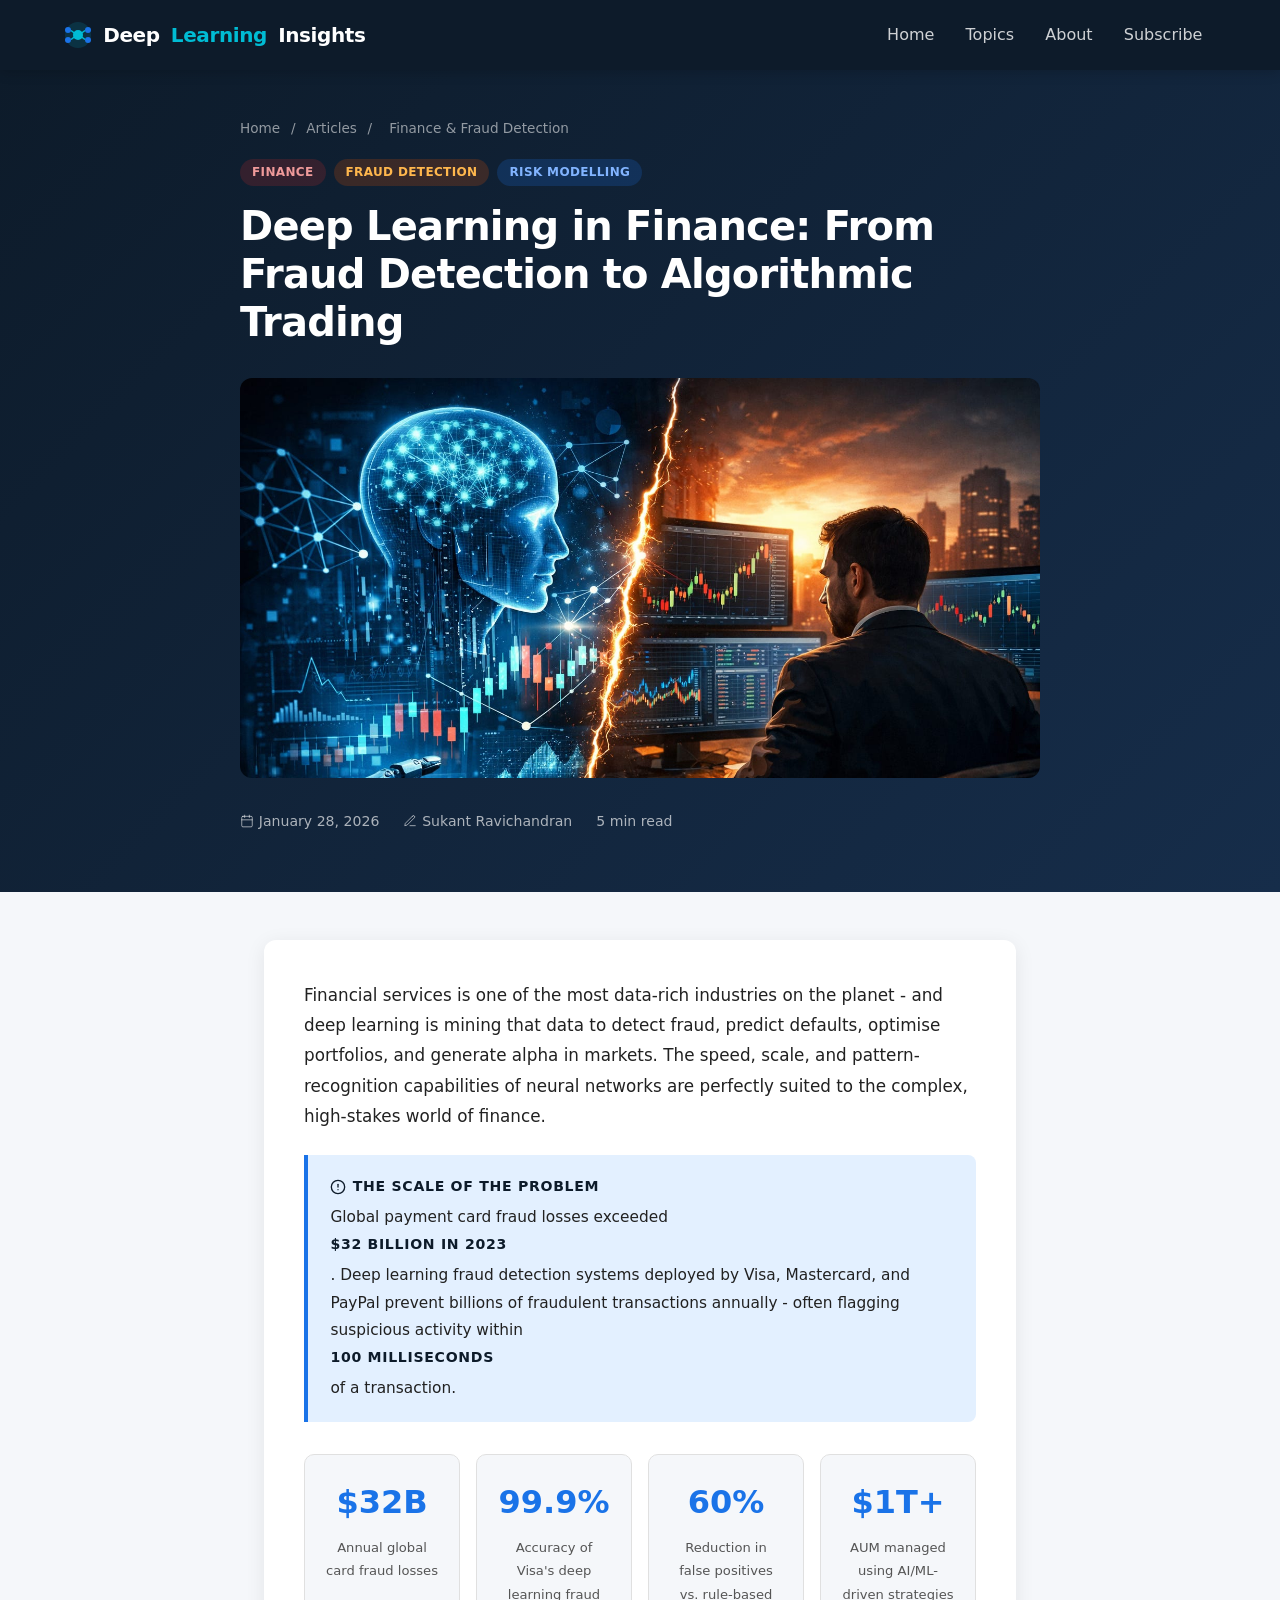
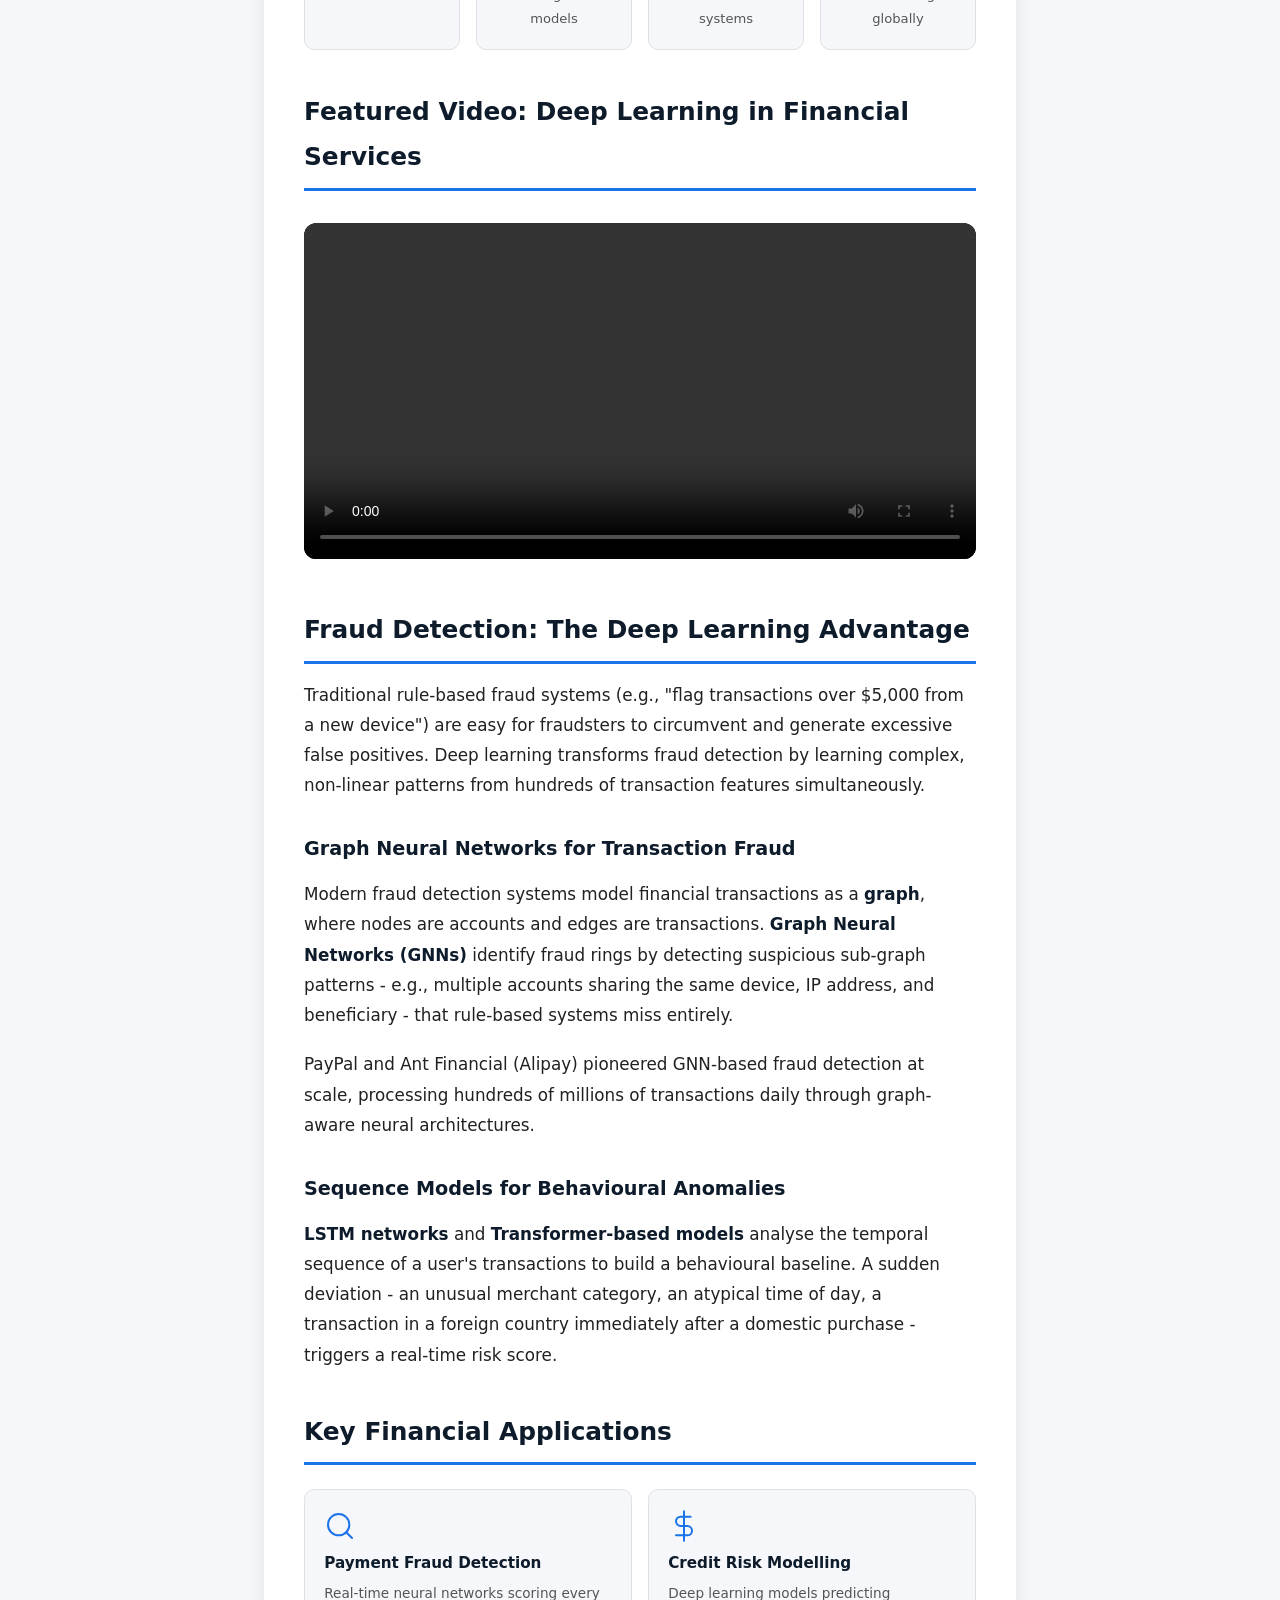
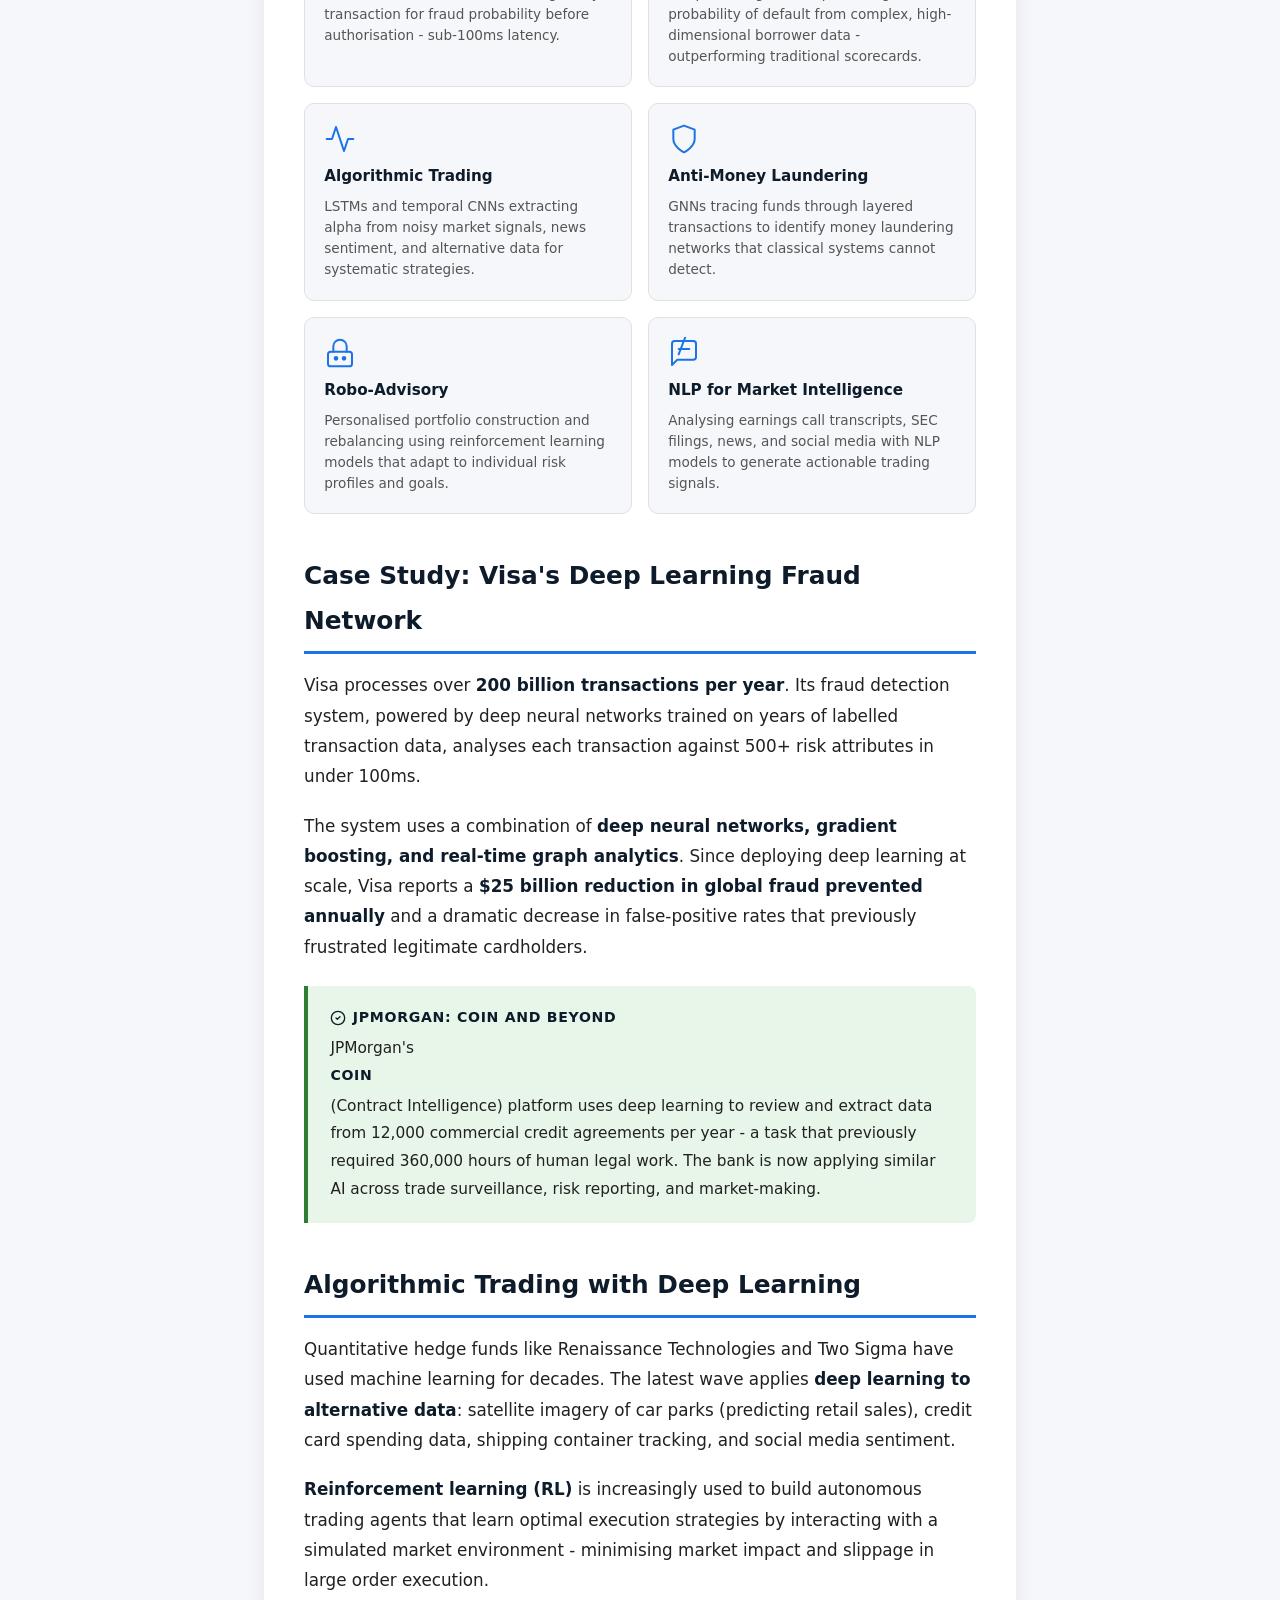
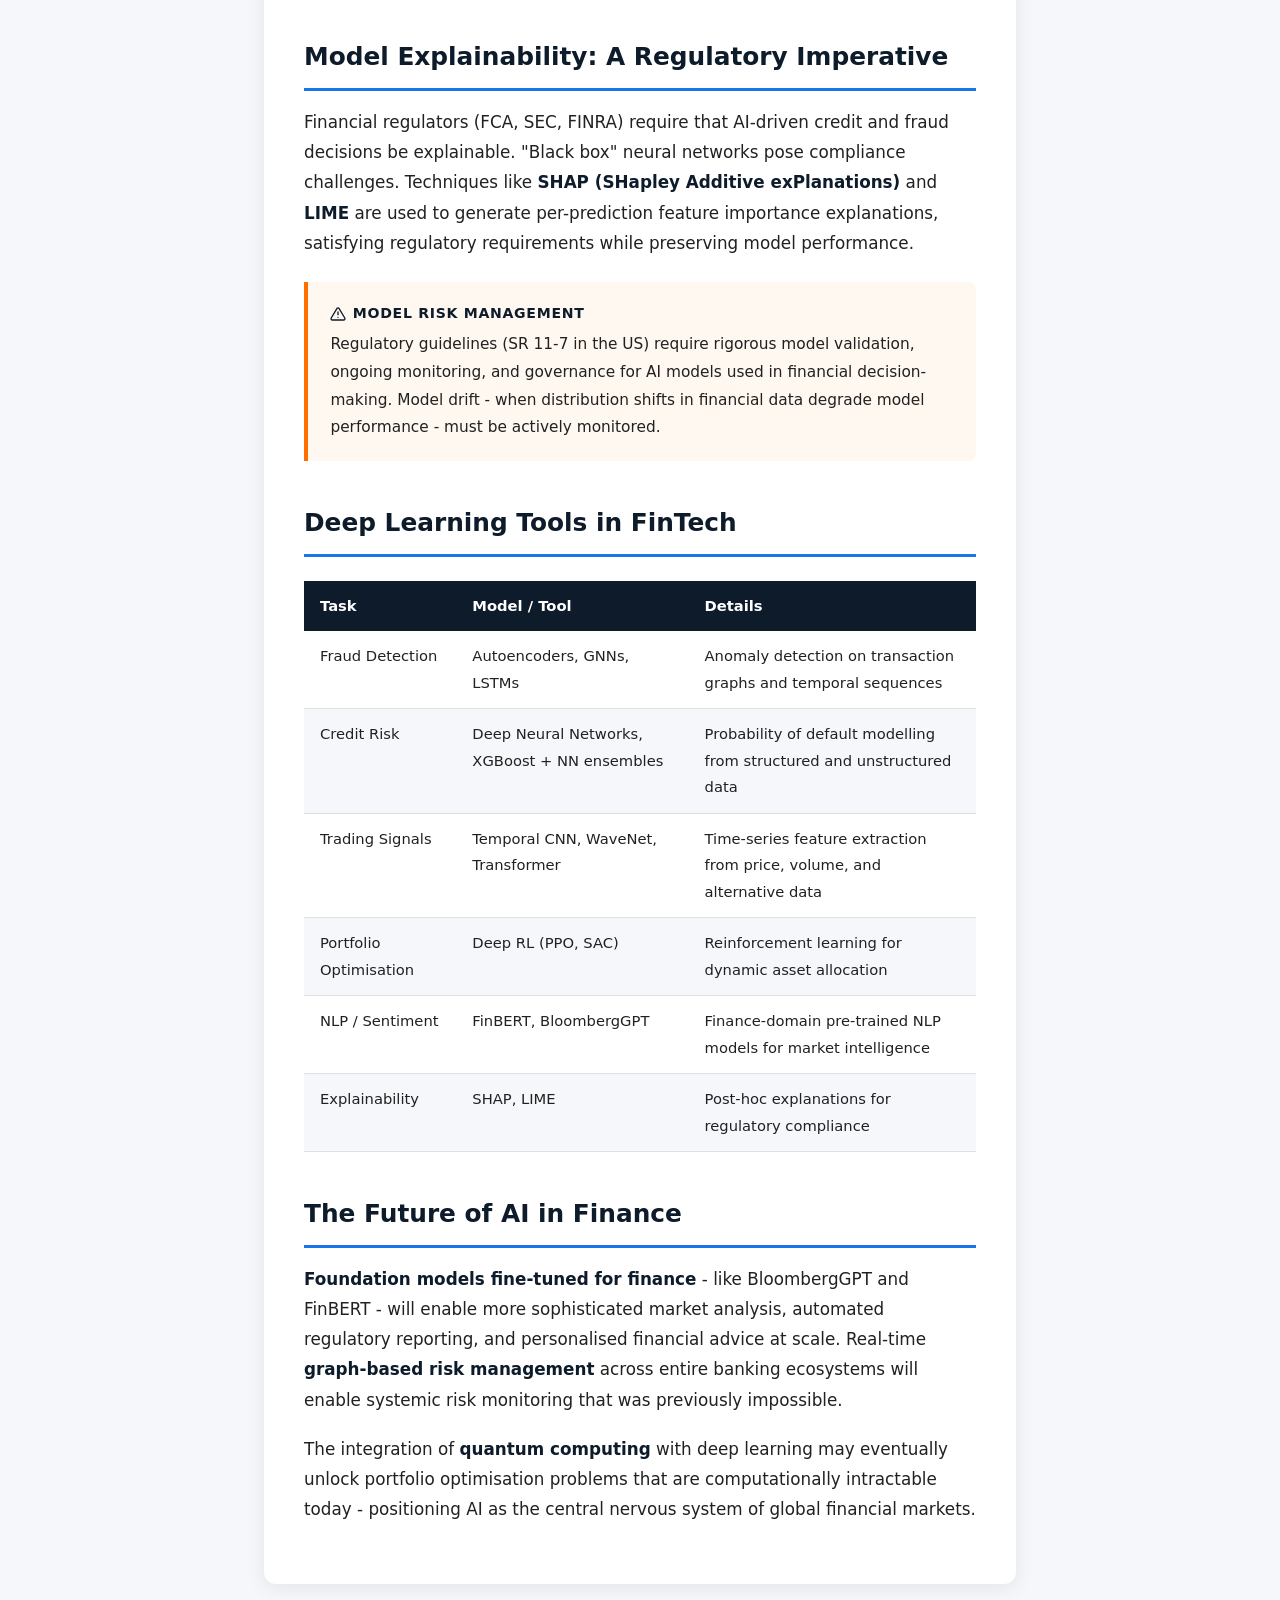
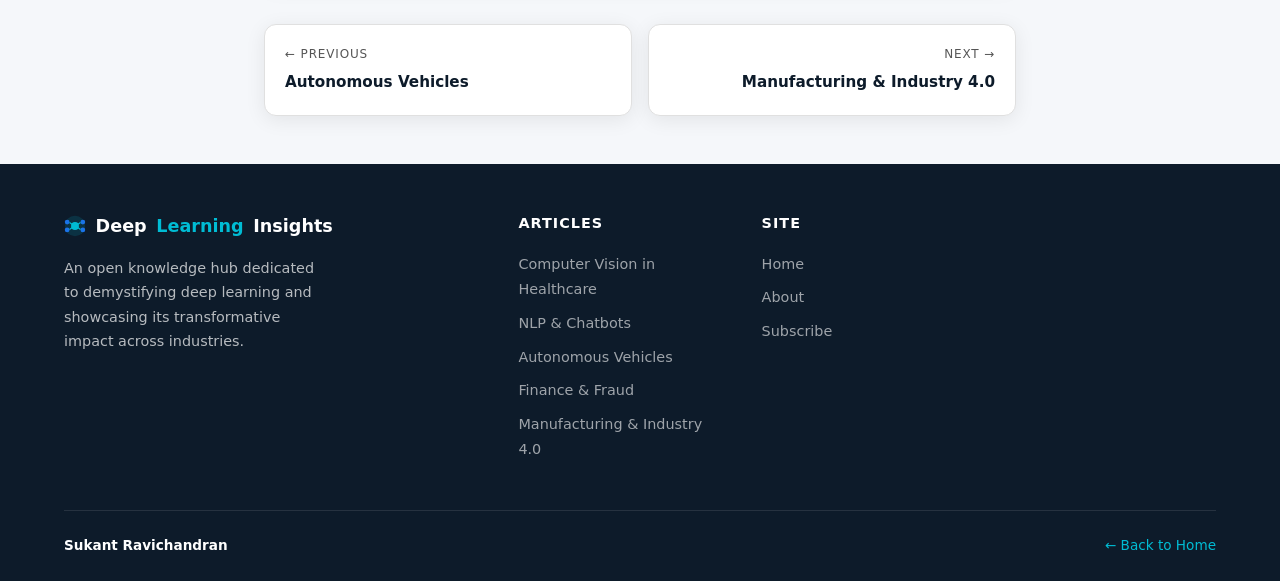
<file: posts/finance-fraud-detection.html>
<!DOCTYPE html>
<html lang="en">
<head>
  <meta charset="UTF-8" />
  <meta name="viewport" content="width=device-width, initial-scale=1.0" />
  <meta name="description" content="How deep learning models detect fraud in milliseconds, predict credit risk, power algorithmic trading, and transform the financial services industry." />
  <title>Deep Learning in Finance &amp; Fraud Detection | Deep Learning Insights</title>
  <link rel="stylesheet" href="../css/style.css" />
  <link rel="icon" href="data:image/svg+xml,<svg xmlns='http://www.w3.org/2000/svg' viewBox='0 0 100 100'><circle cx='50' cy='50' r='48' fill='%2300bcd4' opacity='0.2'/><circle cx='50' cy='50' r='18' fill='%2300bcd4'/><circle cx='14' cy='32' r='11' fill='%231a73e8'/><circle cx='14' cy='68' r='11' fill='%231a73e8'/><circle cx='86' cy='32' r='11' fill='%231a73e8'/><circle cx='86' cy='68' r='11' fill='%231a73e8'/><line x1='25' y1='34' x2='39' y2='45' stroke='%2300bcd4' stroke-width='5'/><line x1='25' y1='66' x2='39' y2='55' stroke='%2300bcd4' stroke-width='5'/><line x1='75' y1='34' x2='61' y2='45' stroke='%2300bcd4' stroke-width='5'/><line x1='75' y1='66' x2='61' y2='55' stroke='%2300bcd4' stroke-width='5'/></svg>" />
</head>
<body>

  <!-- NAVIGATION -->
  <nav class="navbar" role="navigation" aria-label="Main navigation">
    <div class="container">
      <a href="../index.html" class="nav-brand">
        <svg width="28" height="28" viewBox="0 0 28 28" fill="none" aria-hidden="true">
          <circle cx="14" cy="14" r="13" fill="#00bcd4" opacity="0.15"/>
          <circle cx="14" cy="14" r="5" fill="#00bcd4"/>
          <circle cx="4"  cy="9"  r="3" fill="#1a73e8"/>
          <circle cx="4"  cy="19" r="3" fill="#1a73e8"/>
          <circle cx="24" cy="9"  r="3" fill="#1a73e8"/>
          <circle cx="24" cy="19" r="3" fill="#1a73e8"/>
          <line x1="7" y1="9.5"  x2="11" y2="12.5" stroke="#00bcd4" stroke-width="1.5"/>
          <line x1="7" y1="18.5" x2="11" y2="15.5" stroke="#00bcd4" stroke-width="1.5"/>
          <line x1="21" y1="9.5"  x2="17" y2="12.5" stroke="#00bcd4" stroke-width="1.5"/>
          <line x1="21" y1="18.5" x2="17" y2="15.5" stroke="#00bcd4" stroke-width="1.5"/>
        </svg>
        Deep<span>Learning</span> Insights
      </a>
      <button class="nav-toggle" aria-label="Toggle navigation" aria-expanded="false">
        <svg width="24" height="24" viewBox="0 0 24 24" fill="none" stroke="currentColor" stroke-width="2" stroke-linecap="round">
          <line x1="3" y1="6"  x2="21" y2="6"/>
          <line x1="3" y1="12" x2="21" y2="12"/>
          <line x1="3" y1="18" x2="21" y2="18"/>
        </svg>
      </button>
      <ul class="nav-links">
        <li><a href="../index.html">Home</a></li>
        <li><a href="../index.html#topics">Topics</a></li>
        <li><a href="../about.html">About</a></li>
        <li><a href="../index.html#newsletter">Subscribe</a></li>
      </ul>
    </div>
  </nav>

  <!-- POST HERO -->
  <header class="post-hero">
    <div class="container">
      <div class="post-hero-inner">
        <nav class="post-breadcrumb" aria-label="Breadcrumb">
          <a href="../index.html">Home</a>
          <span>/</span>
          <a href="../index.html#articles">Articles</a>
          <span>/</span>
          <span>Finance &amp; Fraud Detection</span>
        </nav>
        <div class="card-tags" style="margin-bottom:1rem;">
          <span class="tag" style="background:rgba(198,40,40,0.2);color:#ef9a9a;">Finance</span>
          <span class="tag" style="background:rgba(230,81,0,0.2);color:#ffb74d;">Fraud Detection</span>
          <span class="tag" style="background:rgba(26,115,232,0.2);color:#82b4ff;">Risk Modelling</span>
        </div>
        <h1>Deep Learning in Finance: From Fraud Detection to Algorithmic Trading</h1>
        <div style="margin:2rem 0;border-radius:12px;overflow:hidden;max-height:400px;">
          <img src="../images/finance.png" alt="Deep Learning in Finance & Fraud Detection" style="width:100%;height:auto;object-fit:cover;"/>
        </div>
        <div class="post-meta-bar">
          <span class="post-meta-icon">
            <svg width="14" height="14" viewBox="0 0 24 24" fill="none" stroke="currentColor" stroke-width="1.5" stroke-linecap="round" stroke-linejoin="round" aria-hidden="true"><rect x="3" y="4" width="18" height="18" rx="2"/><line x1="16" y1="2" x2="16" y2="6"/><line x1="8" y1="2" x2="8" y2="6"/><line x1="3" y1="10" x2="21" y2="10"/></svg>
            January 28, 2026
          </span>
          <span class="post-meta-icon">
            <svg width="14" height="14" viewBox="0 0 24 24" fill="none" stroke="currentColor" stroke-width="1.5" stroke-linecap="round" stroke-linejoin="round" aria-hidden="true"><path d="M12 20h9M16.5 3.5a2.121 2.121 0 013 3L7 19l-4 1 1-4L16.5 3.5z"/></svg>
            Sukant Ravichandran
          </span>
          <span class="reading-time">8 min read</span>
        </div>
      </div>
    </div>
  </header>

  <!-- POST BODY -->
  <main class="post-content-wrapper">
    <article class="post-body">

      <p>
        Financial services is one of the most data-rich industries on the planet - and deep learning
        is mining that data to detect fraud, predict defaults, optimise portfolios, and generate
        alpha in markets. The speed, scale, and pattern-recognition capabilities of neural networks
        are perfectly suited to the complex, high-stakes world of finance.
      </p>

      <div class="callout callout--info">
        <strong class="callout-icon">
          <svg viewBox="0 0 24 24" fill="none" stroke="currentColor" stroke-width="2" stroke-linecap="round" stroke-linejoin="round" aria-hidden="true"><circle cx="12" cy="12" r="10"/><line x1="12" y1="8" x2="12" y2="12"/><line x1="12" y1="16" x2="12.01" y2="16"/></svg>
          The Scale of the Problem
        </strong>
        <p>
          Global payment card fraud losses exceeded <strong>$32 billion in 2023</strong>. Deep learning
          fraud detection systems deployed by Visa, Mastercard, and PayPal prevent billions of
          fraudulent transactions annually - often flagging suspicious activity within
          <strong>100 milliseconds</strong> of a transaction.
        </p>
      </div>

      <div class="stat-box">
        <div class="stat-box-item">
          <span class="num">$32B</span>
          <span class="label">Annual global card fraud losses</span>
        </div>
        <div class="stat-box-item">
          <span class="num">99.9%</span>
          <span class="label">Accuracy of Visa's deep learning fraud models</span>
        </div>
        <div class="stat-box-item">
          <span class="num">60%</span>
          <span class="label">Reduction in false positives vs. rule-based systems</span>
        </div>
        <div class="stat-box-item">
          <span class="num">$1T+</span>
          <span class="label">AUM managed using AI/ML-driven strategies globally</span>
        </div>
      </div>

      <h2>Featured Video: Deep Learning in Financial Services</h2>
      <div style="margin:2rem 0;border-radius:12px;overflow:hidden;max-width:100%;">
        <video width="100%" height="auto" controls style="border-radius:12px;background:#000;">
          <source src="../videos/finance.mp4" type="video/mp4">
          Your browser does not support the video tag.
        </video>
      </div>

      <h2>Fraud Detection: The Deep Learning Advantage</h2>
      <p>
        Traditional rule-based fraud systems (e.g., "flag transactions over $5,000 from a new device")
        are easy for fraudsters to circumvent and generate excessive false positives. Deep learning
        transforms fraud detection by learning complex, non-linear patterns from hundreds of
        transaction features simultaneously.
      </p>

      <h3>Graph Neural Networks for Transaction Fraud</h3>
      <p>
        Modern fraud detection systems model financial transactions as a <strong>graph</strong>, where
        nodes are accounts and edges are transactions. <strong>Graph Neural Networks (GNNs)</strong>
        identify fraud rings by detecting suspicious sub-graph patterns - e.g., multiple accounts
        sharing the same device, IP address, and beneficiary - that rule-based systems miss entirely.
      </p>
      <p>
        PayPal and Ant Financial (Alipay) pioneered GNN-based fraud detection at scale, processing
        hundreds of millions of transactions daily through graph-aware neural architectures.
      </p>

      <h3>Sequence Models for Behavioural Anomalies</h3>
      <p>
        <strong>LSTM networks</strong> and <strong>Transformer-based models</strong> analyse the
        temporal sequence of a user's transactions to build a behavioural baseline. A sudden
        deviation - an unusual merchant category, an atypical time of day, a transaction in a
        foreign country immediately after a domestic purchase - triggers a real-time risk score.
      </p>

      <h2>Key Financial Applications</h2>

      <div class="use-case-grid">
        <div class="use-case-item">
          <span class="use-case-icon"><svg viewBox="0 0 24 24" fill="none" stroke="currentColor" stroke-width="1.5" stroke-linecap="round" stroke-linejoin="round" aria-hidden="true"><circle cx="11" cy="11" r="8"/><line x1="21" y1="21" x2="16.65" y2="16.65"/></svg></span>
          <h4>Payment Fraud Detection</h4>
          <p>Real-time neural networks scoring every transaction for fraud probability before authorisation - sub-100ms latency.</p>
        </div>
        <div class="use-case-item">
          <span class="use-case-icon"><svg viewBox="0 0 24 24" fill="none" stroke="currentColor" stroke-width="1.5" stroke-linecap="round" stroke-linejoin="round" aria-hidden="true"><line x1="12" y1="1" x2="12" y2="23"/><path d="M17 5H9.5a3.5 3.5 0 000 7h5a3.5 3.5 0 010 7H6"/></svg></span>
          <h4>Credit Risk Modelling</h4>
          <p>Deep learning models predicting probability of default from complex, high-dimensional borrower data - outperforming traditional scorecards.</p>
        </div>
        <div class="use-case-item">
          <span class="use-case-icon"><svg viewBox="0 0 24 24" fill="none" stroke="currentColor" stroke-width="1.5" stroke-linecap="round" stroke-linejoin="round" aria-hidden="true"><polyline points="22 12 18 12 15 21 9 3 6 12 2 12"/></svg></span>
          <h4>Algorithmic Trading</h4>
          <p>LSTMs and temporal CNNs extracting alpha from noisy market signals, news sentiment, and alternative data for systematic strategies.</p>
        </div>
        <div class="use-case-item">
          <span class="use-case-icon"><svg viewBox="0 0 24 24" fill="none" stroke="currentColor" stroke-width="1.5" stroke-linecap="round" stroke-linejoin="round" aria-hidden="true"><path d="M12 22s8-4 8-10V5l-8-3-8 3v7c0 6 8 10 8 10z"/></svg></span>
          <h4>Anti-Money Laundering</h4>
          <p>GNNs tracing funds through layered transactions to identify money laundering networks that classical systems cannot detect.</p>
        </div>
        <div class="use-case-item">
          <span class="use-case-icon"><svg viewBox="0 0 24 24" fill="none" stroke="currentColor" stroke-width="1.5" stroke-linecap="round" stroke-linejoin="round" aria-hidden="true"><rect x="3" y="11" width="18" height="11" rx="2"/><path d="M7 11V7a5 5 0 0110 0v4"/><circle cx="9" cy="16" r="1" fill="currentColor"/><circle cx="15" cy="16" r="1" fill="currentColor"/></svg></span>
          <h4>Robo-Advisory</h4>
          <p>Personalised portfolio construction and rebalancing using reinforcement learning models that adapt to individual risk profiles and goals.</p>
        </div>
        <div class="use-case-item">
          <span class="use-case-icon"><svg viewBox="0 0 24 24" fill="none" stroke="currentColor" stroke-width="1.5" stroke-linecap="round" stroke-linejoin="round" aria-hidden="true"><path d="M21 15a2 2 0 01-2 2H7l-4 4V5a2 2 0 012-2h14a2 2 0 012 2z"/><line x1="8" y1="9" x2="16" y2="9"/><line x1="8" y1="13" x2="13"/></svg></span>
          <h4>NLP for Market Intelligence</h4>
          <p>Analysing earnings call transcripts, SEC filings, news, and social media with NLP models to generate actionable trading signals.</p>
        </div>
      </div>

      <h2>Case Study: Visa's Deep Learning Fraud Network</h2>
      <p>
        Visa processes over <strong>200 billion transactions per year</strong>. Its fraud detection
        system, powered by deep neural networks trained on years of labelled transaction data,
        analyses each transaction against 500+ risk attributes in under 100ms.
      </p>
      <p>
        The system uses a combination of <strong>deep neural networks, gradient boosting, and
        real-time graph analytics</strong>. Since deploying deep learning at scale, Visa reports
        a <strong>$25 billion reduction in global fraud prevented annually</strong> and a dramatic
        decrease in false-positive rates that previously frustrated legitimate cardholders.
      </p>

      <div class="callout callout--success">
        <strong class="callout-icon">
          <svg viewBox="0 0 24 24" fill="none" stroke="currentColor" stroke-width="2" stroke-linecap="round" stroke-linejoin="round" aria-hidden="true"><circle cx="12" cy="12" r="10"/><path d="M9 12l2 2 4-4"/></svg>
          JPMorgan: COIN and Beyond
        </strong>
        <p>
          JPMorgan's <strong>COIN</strong> (Contract Intelligence) platform uses deep learning to
          review and extract data from 12,000 commercial credit agreements per year - a task that
          previously required 360,000 hours of human legal work. The bank is now applying similar
          AI across trade surveillance, risk reporting, and market-making.
        </p>
      </div>

      <h2>Algorithmic Trading with Deep Learning</h2>
      <p>
        Quantitative hedge funds like Renaissance Technologies and Two Sigma have used machine
        learning for decades. The latest wave applies <strong>deep learning to alternative data</strong>:
        satellite imagery of car parks (predicting retail sales), credit card spending data,
        shipping container tracking, and social media sentiment.
      </p>
      <p>
        <strong>Reinforcement learning (RL)</strong> is increasingly used to build autonomous
        trading agents that learn optimal execution strategies by interacting with a simulated
        market environment - minimising market impact and slippage in large order execution.
      </p>

      <h2>Model Explainability: A Regulatory Imperative</h2>
      <p>
        Financial regulators (FCA, SEC, FINRA) require that AI-driven credit and fraud decisions
        be explainable. "Black box" neural networks pose compliance challenges. Techniques like
        <strong>SHAP (SHapley Additive exPlanations)</strong> and <strong>LIME</strong> are used to
        generate per-prediction feature importance explanations, satisfying regulatory requirements
        while preserving model performance.
      </p>

      <div class="callout callout--warn">
        <strong class="callout-icon">
          <svg viewBox="0 0 24 24" fill="none" stroke="currentColor" stroke-width="2" stroke-linecap="round" stroke-linejoin="round" aria-hidden="true"><path d="M10.29 3.86L1.82 18a2 2 0 001.71 3h16.94a2 2 0 001.71-3L13.71 3.86a2 2 0 00-3.42 0z"/><line x1="12" y1="9" x2="12" y2="13"/><line x1="12" y1="17" x2="12.01" y2="17"/></svg>
          Model Risk Management
        </strong>
        <p>
          Regulatory guidelines (SR 11-7 in the US) require rigorous model validation, ongoing
          monitoring, and governance for AI models used in financial decision-making. Model drift -
          when distribution shifts in financial data degrade model performance - must be actively monitored.
        </p>
      </div>

      <h2>Deep Learning Tools in FinTech</h2>
      <table class="tech-table">
        <thead>
          <tr>
            <th>Task</th>
            <th>Model / Tool</th>
            <th>Details</th>
          </tr>
        </thead>
        <tbody>
          <tr>
            <td>Fraud Detection</td>
            <td>Autoencoders, GNNs, LSTMs</td>
            <td>Anomaly detection on transaction graphs and temporal sequences</td>
          </tr>
          <tr>
            <td>Credit Risk</td>
            <td>Deep Neural Networks, XGBoost + NN ensembles</td>
            <td>Probability of default modelling from structured and unstructured data</td>
          </tr>
          <tr>
            <td>Trading Signals</td>
            <td>Temporal CNN, WaveNet, Transformer</td>
            <td>Time-series feature extraction from price, volume, and alternative data</td>
          </tr>
          <tr>
            <td>Portfolio Optimisation</td>
            <td>Deep RL (PPO, SAC)</td>
            <td>Reinforcement learning for dynamic asset allocation</td>
          </tr>
          <tr>
            <td>NLP / Sentiment</td>
            <td>FinBERT, BloombergGPT</td>
            <td>Finance-domain pre-trained NLP models for market intelligence</td>
          </tr>
          <tr>
            <td>Explainability</td>
            <td>SHAP, LIME</td>
            <td>Post-hoc explanations for regulatory compliance</td>
          </tr>
        </tbody>
      </table>

      <h2>The Future of AI in Finance</h2>
      <p>
        <strong>Foundation models fine-tuned for finance</strong> - like BloombergGPT and FinBERT -
        will enable more sophisticated market analysis, automated regulatory reporting, and
        personalised financial advice at scale. Real-time <strong>graph-based risk management</strong>
        across entire banking ecosystems will enable systemic risk monitoring that was previously
        impossible.
      </p>
      <p>
        The integration of <strong>quantum computing</strong> with deep learning may eventually
        unlock portfolio optimisation problems that are computationally intractable today -
        positioning AI as the central nervous system of global financial markets.
      </p>

    </article>

    <!-- Post Navigation -->
    <nav class="post-nav" aria-label="Post navigation">
      <a href="autonomous-vehicles.html" class="post-nav-item" style="text-decoration:none;">
        <div class="post-nav-label">← Previous</div>
        <h4>Autonomous Vehicles</h4>
      </a>
      <a href="manufacturing-industry4.html" class="post-nav-item" style="text-decoration:none;text-align:right;">
        <div class="post-nav-label">Next →</div>
        <h4>Manufacturing &amp; Industry 4.0</h4>
      </a>
    </nav>
  </main>

  <!-- FOOTER -->
  <footer class="footer">
    <div class="container">
      <div class="footer-grid">
        <div class="footer-col">
          <div class="footer-brand">
            <svg width="22" height="22" viewBox="0 0 28 28" fill="none" aria-hidden="true">
              <circle cx="14" cy="14" r="13" fill="#00bcd4" opacity="0.15"/>
              <circle cx="14" cy="14" r="5" fill="#00bcd4"/>
              <circle cx="4"  cy="9"  r="3" fill="#1a73e8"/>
              <circle cx="4"  cy="19" r="3" fill="#1a73e8"/>
              <circle cx="24" cy="9"  r="3" fill="#1a73e8"/>
              <circle cx="24" cy="19" r="3" fill="#1a73e8"/>
              <line x1="7" y1="9.5"  x2="11" y2="12.5" stroke="#00bcd4" stroke-width="1.5"/>
              <line x1="7" y1="18.5" x2="11" y2="15.5" stroke="#00bcd4" stroke-width="1.5"/>
              <line x1="21" y1="9.5"  x2="17" y2="12.5" stroke="#00bcd4" stroke-width="1.5"/>
              <line x1="21" y1="18.5" x2="17" y2="15.5" stroke="#00bcd4" stroke-width="1.5"/>
            </svg>
            Deep<span>Learning</span> Insights
          </div>
          <p>An open knowledge hub dedicated to demystifying deep learning and showcasing its transformative impact across industries.</p>
        </div>
        <div class="footer-col">
          <h5>Articles</h5>
          <ul class="footer-links">
            <li><a href="../posts/computer-vision-healthcare.html">Computer Vision in Healthcare</a></li>
            <li><a href="../posts/nlp-customer-service.html">NLP &amp; Chatbots</a></li>
            <li><a href="../posts/autonomous-vehicles.html">Autonomous Vehicles</a></li>
            <li><a href="../posts/finance-fraud-detection.html">Finance &amp; Fraud</a></li>
            <li><a href="../posts/manufacturing-industry4.html">Manufacturing &amp; Industry 4.0</a></li>
          </ul>
        </div>
        <div class="footer-col">
          <h5>Site</h5>
          <ul class="footer-links">
            <li><a href="../index.html">Home</a></li>
            <li><a href="../about.html">About</a></li>
            <li><a href="../index.html#newsletter">Subscribe</a></li>
          </ul>
        </div>
      </div>
      <div class="footer-bottom">
        <span><strong style="color:#fff;">Sukant Ravichandran</strong></span>
        <a href="../index.html" style="color:var(--accent);">← Back to Home</a>
      </div>
    </div>
  </footer>

  <script src="../js/main.js"></script>
</body>
</html>
</file>
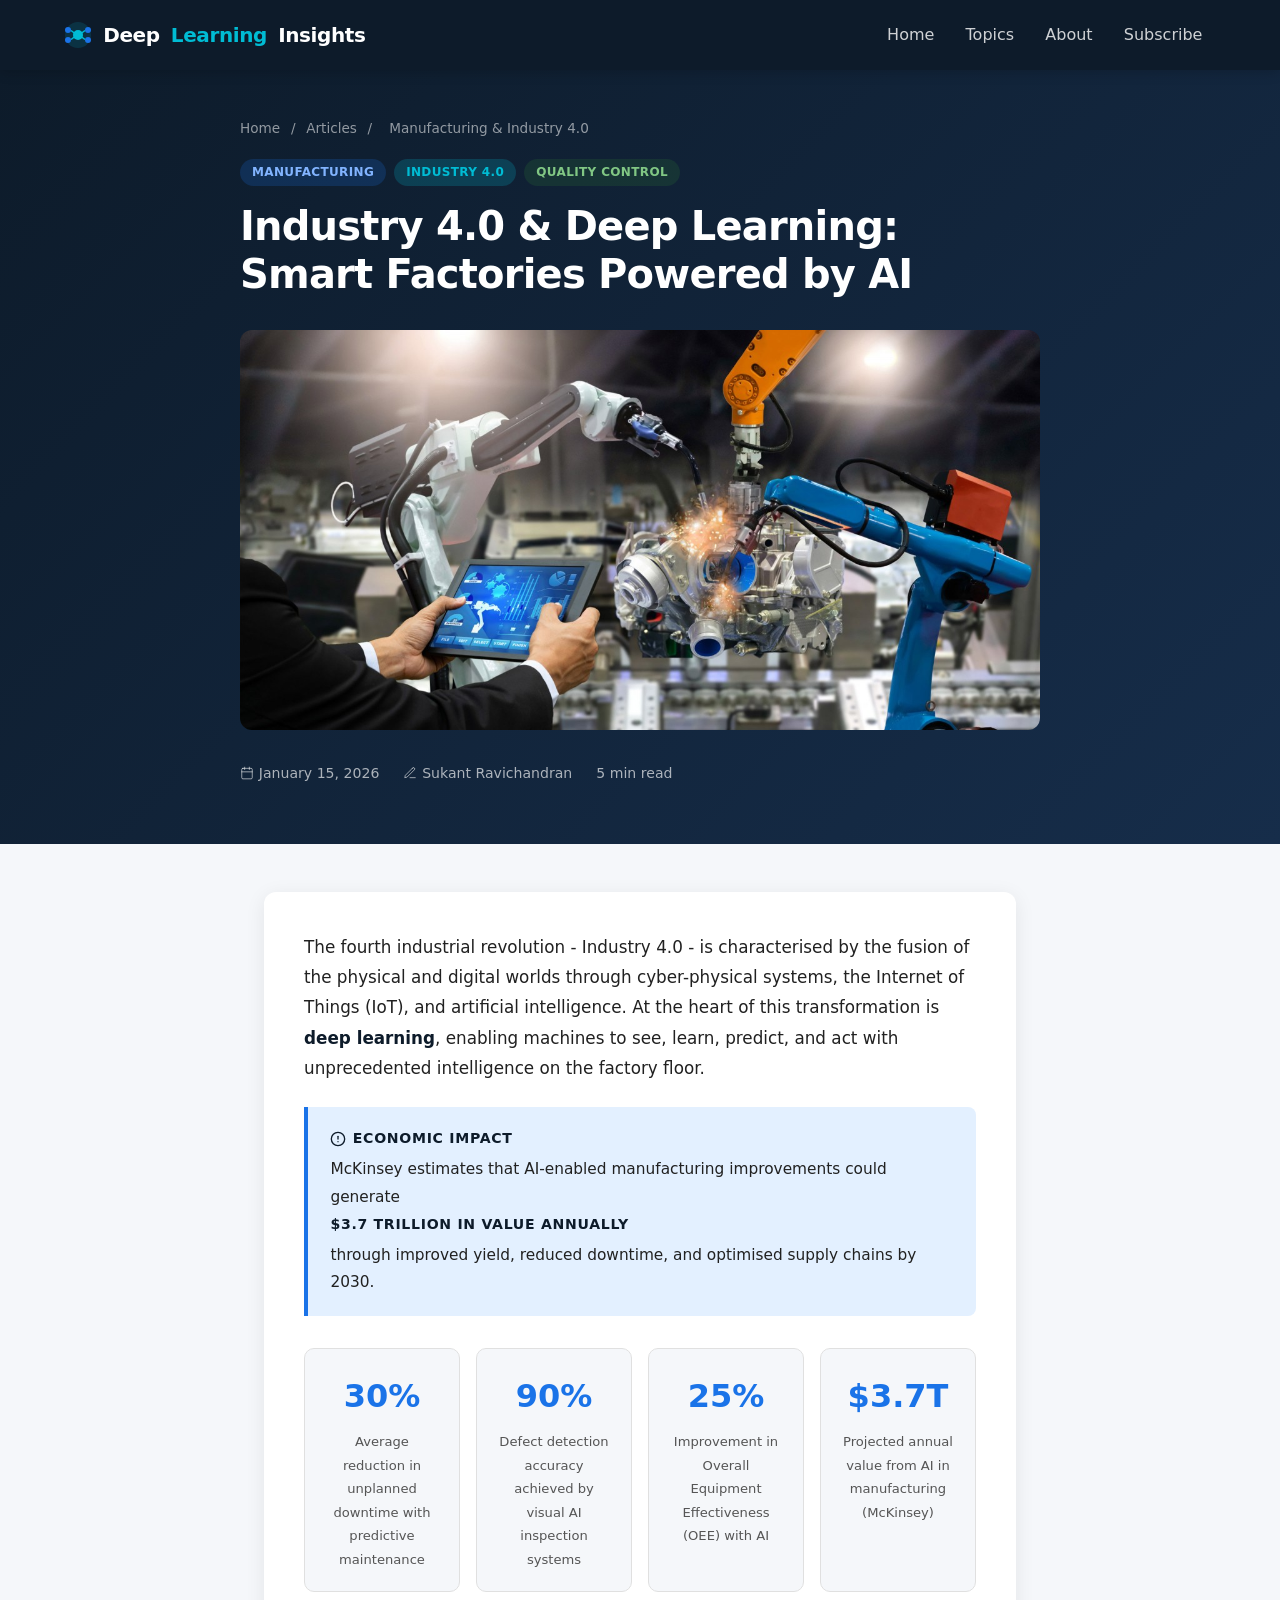
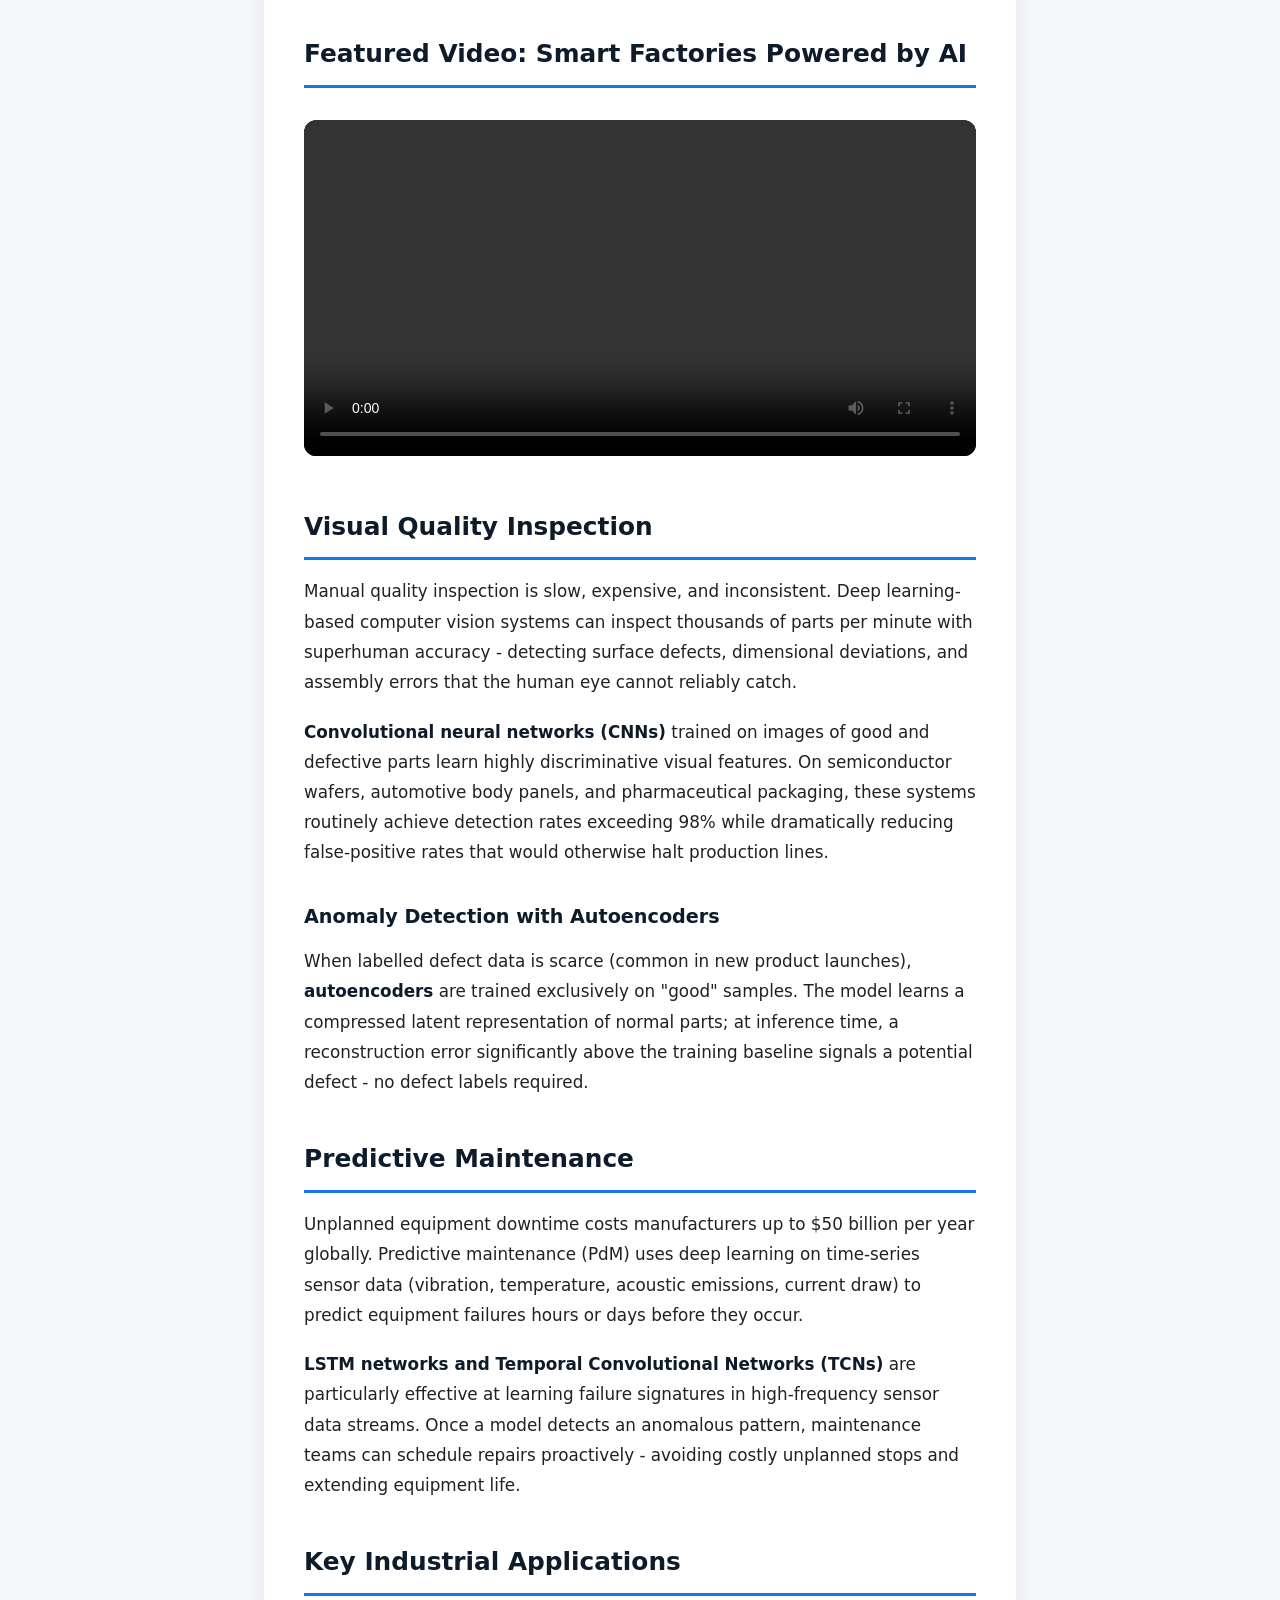
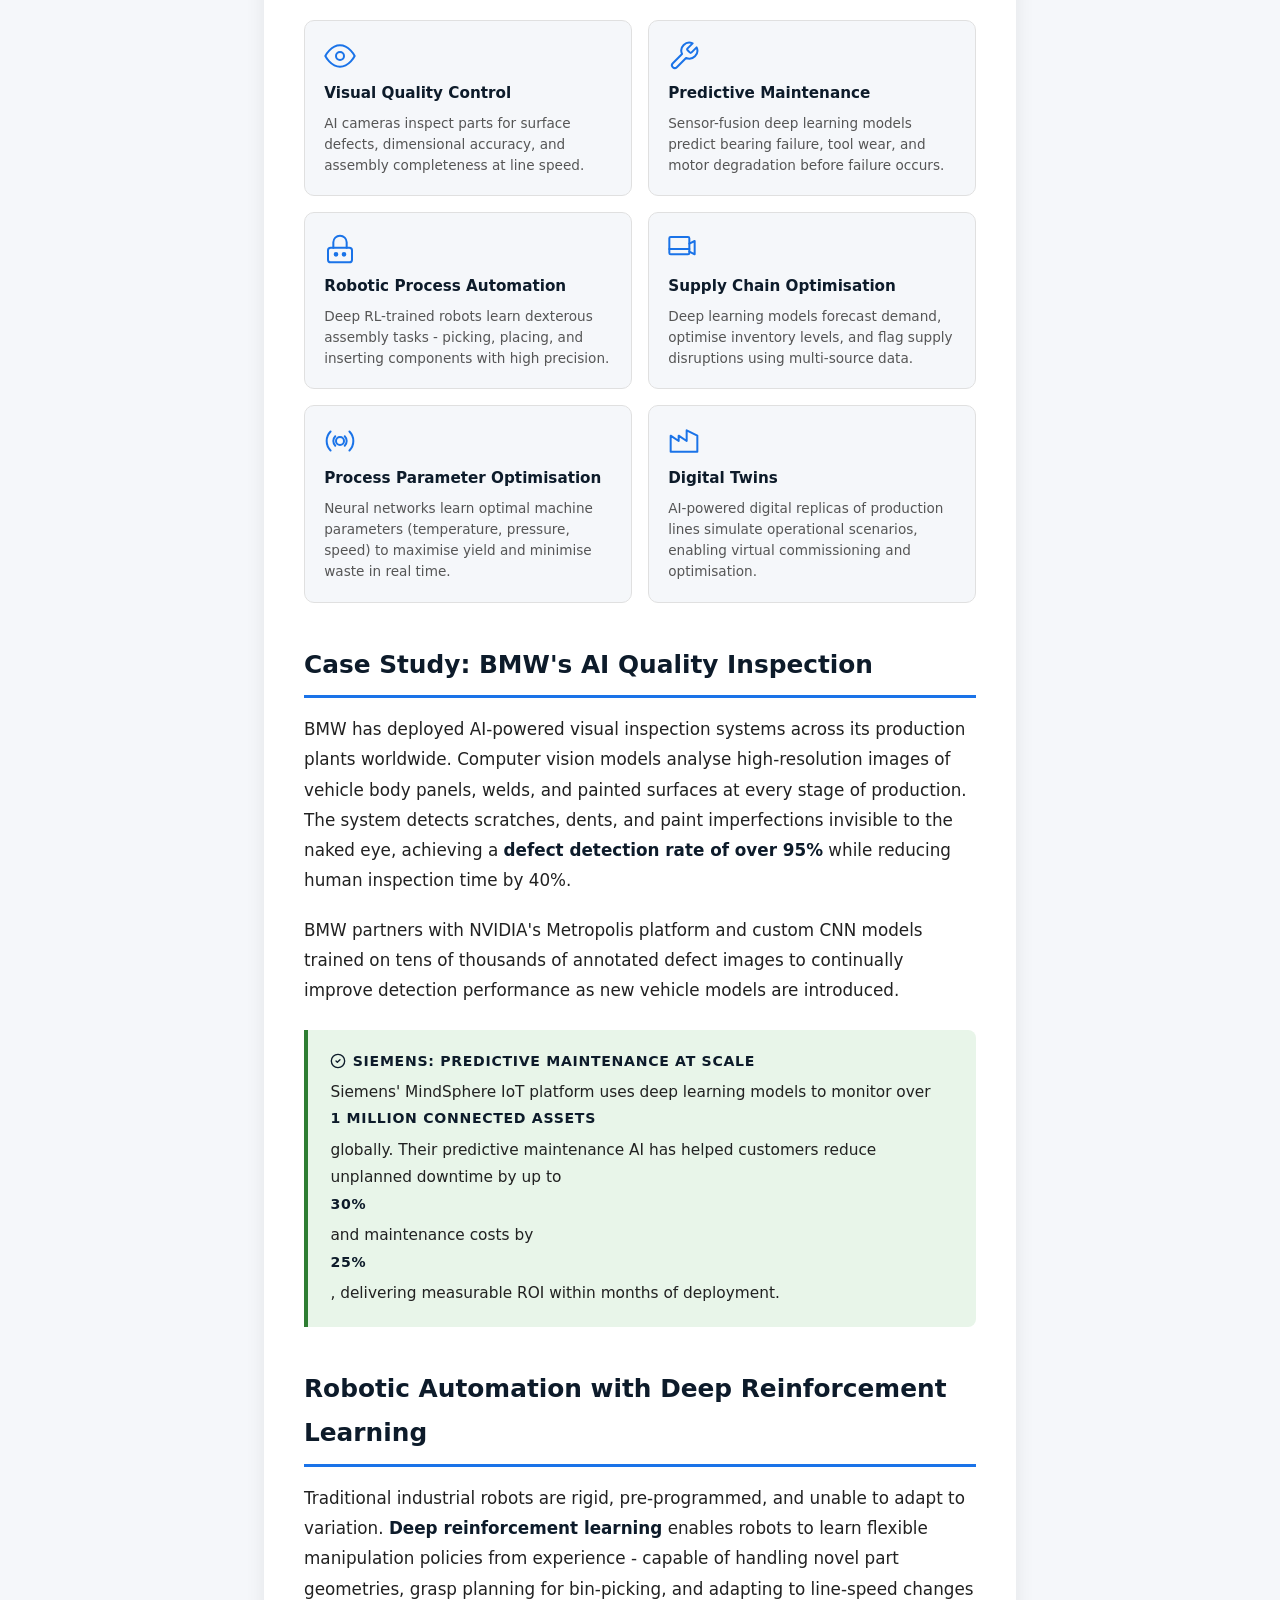
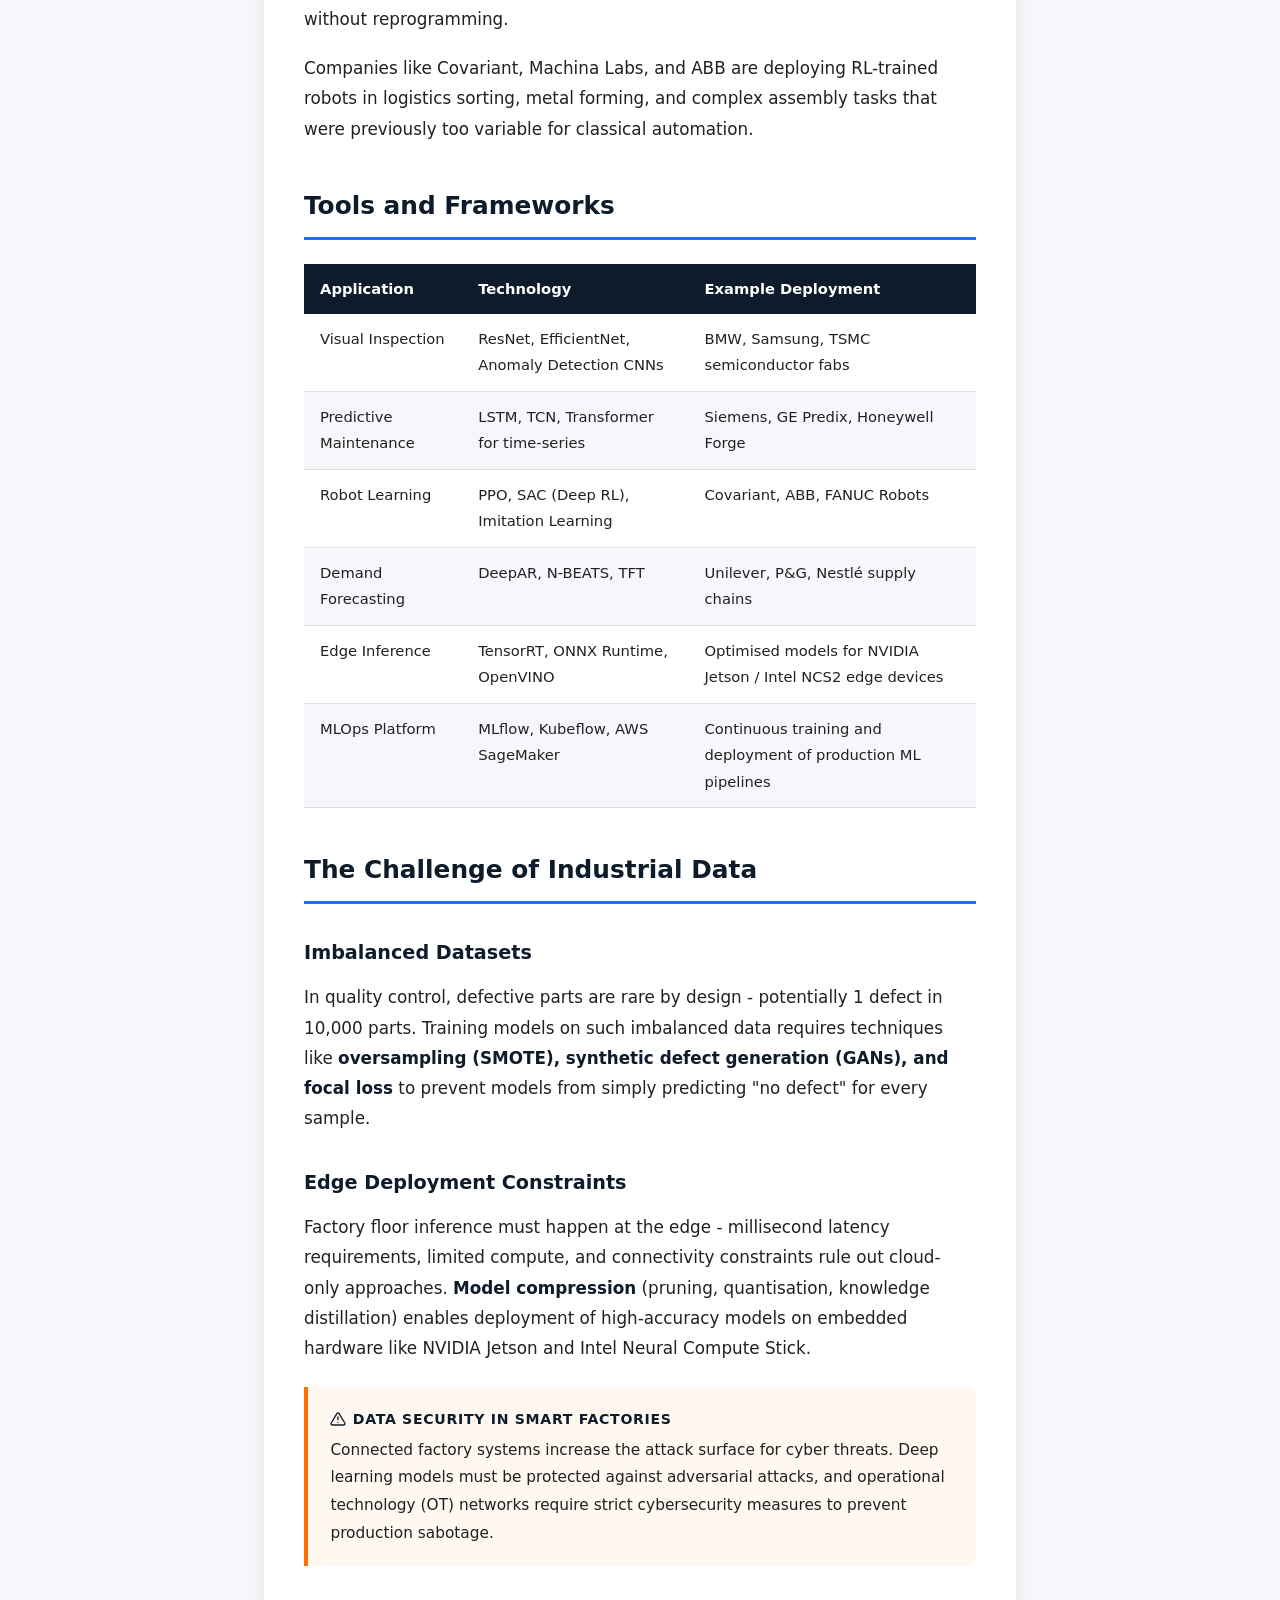
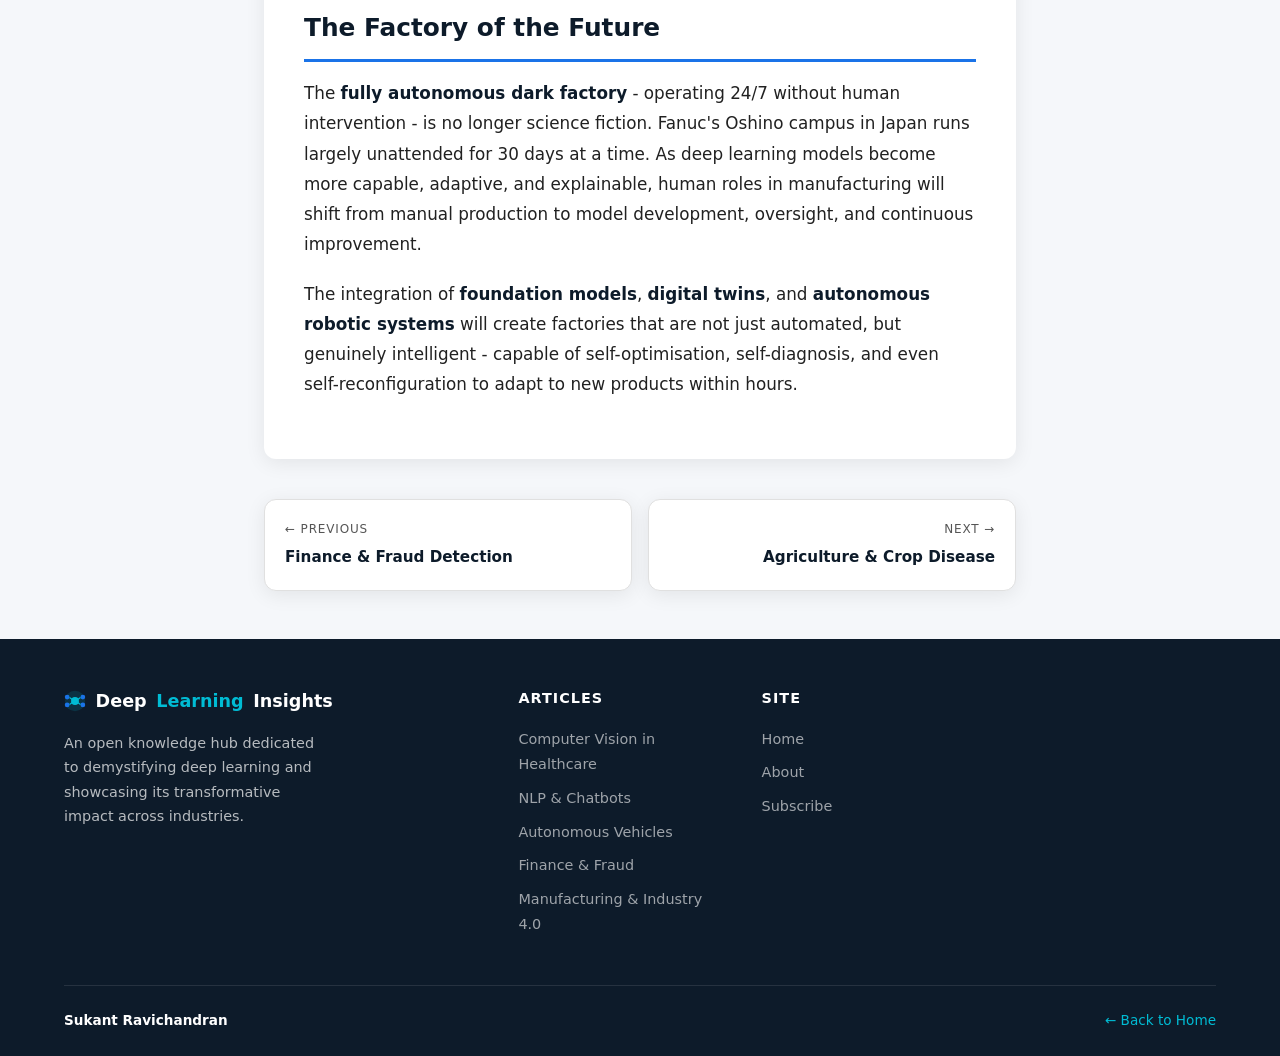
<file: posts/manufacturing-industry4.html>
<!DOCTYPE html>
<html lang="en">
<head>
  <meta charset="UTF-8" />
  <meta name="viewport" content="width=device-width, initial-scale=1.0" />
  <meta name="description" content="How deep learning powers Industry 4.0 - from visual quality inspection and predictive maintenance to robotic assembly and supply chain optimisation." />
  <title>Deep Learning in Manufacturing &amp; Industry 4.0 | Deep Learning Insights</title>
  <link rel="stylesheet" href="../css/style.css" />
  <link rel="icon" href="data:image/svg+xml,<svg xmlns='http://www.w3.org/2000/svg' viewBox='0 0 100 100'><circle cx='50' cy='50' r='48' fill='%2300bcd4' opacity='0.2'/><circle cx='50' cy='50' r='18' fill='%2300bcd4'/><circle cx='14' cy='32' r='11' fill='%231a73e8'/><circle cx='14' cy='68' r='11' fill='%231a73e8'/><circle cx='86' cy='32' r='11' fill='%231a73e8'/><circle cx='86' cy='68' r='11' fill='%231a73e8'/><line x1='25' y1='34' x2='39' y2='45' stroke='%2300bcd4' stroke-width='5'/><line x1='25' y1='66' x2='39' y2='55' stroke='%2300bcd4' stroke-width='5'/><line x1='75' y1='34' x2='61' y2='45' stroke='%2300bcd4' stroke-width='5'/><line x1='75' y1='66' x2='61' y2='55' stroke='%2300bcd4' stroke-width='5'/></svg>" />
</head>
<body>

  <!-- NAVIGATION -->
  <nav class="navbar" role="navigation" aria-label="Main navigation">
    <div class="container">
      <a href="../index.html" class="nav-brand">
        <svg width="28" height="28" viewBox="0 0 28 28" fill="none" aria-hidden="true">
          <circle cx="14" cy="14" r="13" fill="#00bcd4" opacity="0.15"/>
          <circle cx="14" cy="14" r="5" fill="#00bcd4"/>
          <circle cx="4"  cy="9"  r="3" fill="#1a73e8"/>
          <circle cx="4"  cy="19" r="3" fill="#1a73e8"/>
          <circle cx="24" cy="9"  r="3" fill="#1a73e8"/>
          <circle cx="24" cy="19" r="3" fill="#1a73e8"/>
          <line x1="7" y1="9.5"  x2="11" y2="12.5" stroke="#00bcd4" stroke-width="1.5"/>
          <line x1="7" y1="18.5" x2="11" y2="15.5" stroke="#00bcd4" stroke-width="1.5"/>
          <line x1="21" y1="9.5"  x2="17" y2="12.5" stroke="#00bcd4" stroke-width="1.5"/>
          <line x1="21" y1="18.5" x2="17" y2="15.5" stroke="#00bcd4" stroke-width="1.5"/>
        </svg>
        Deep<span>Learning</span> Insights
      </a>
      <button class="nav-toggle" aria-label="Toggle navigation" aria-expanded="false">
        <svg width="24" height="24" viewBox="0 0 24 24" fill="none" stroke="currentColor" stroke-width="2" stroke-linecap="round">
          <line x1="3" y1="6"  x2="21" y2="6"/>
          <line x1="3" y1="12" x2="21" y2="12"/>
          <line x1="3" y1="18" x2="21" y2="18"/>
        </svg>
      </button>
      <ul class="nav-links">
        <li><a href="../index.html">Home</a></li>
        <li><a href="../index.html#topics">Topics</a></li>
        <li><a href="../about.html">About</a></li>
        <li><a href="../index.html#newsletter">Subscribe</a></li>
      </ul>
    </div>
  </nav>

  <!-- POST HERO -->
  <header class="post-hero">
    <div class="container">
      <div class="post-hero-inner">
        <nav class="post-breadcrumb" aria-label="Breadcrumb">
          <a href="../index.html">Home</a>
          <span>/</span>
          <a href="../index.html#articles">Articles</a>
          <span>/</span>
          <span>Manufacturing &amp; Industry 4.0</span>
        </nav>
        <div class="card-tags" style="margin-bottom:1rem;">
          <span class="tag" style="background:rgba(26,115,232,0.2);color:#82b4ff;">Manufacturing</span>
          <span class="tag" style="background:rgba(0,188,212,0.2);color:#00bcd4;">Industry 4.0</span>
          <span class="tag" style="background:rgba(46,125,50,0.2);color:#81c784;">Quality Control</span>
        </div>
        <h1>Industry 4.0 &amp; Deep Learning: Smart Factories Powered by AI</h1>
        <div style="margin:2rem 0;border-radius:12px;overflow:hidden;max-height:400px;">
          <img src="../images/industry4_0.png" alt="Industry 4.0 Smart Factory" style="width:100%;height:auto;object-fit:cover;"/>
        </div>
        <div class="post-meta-bar">
          <span class="post-meta-icon">
            <svg width="14" height="14" viewBox="0 0 24 24" fill="none" stroke="currentColor" stroke-width="1.5" stroke-linecap="round" stroke-linejoin="round" aria-hidden="true"><rect x="3" y="4" width="18" height="18" rx="2"/><line x1="16" y1="2" x2="16" y2="6"/><line x1="8" y1="2" x2="8" y2="6"/><line x1="3" y1="10" x2="21" y2="10"/></svg>
            January 15, 2026
          </span>
          <span class="post-meta-icon">
            <svg width="14" height="14" viewBox="0 0 24 24" fill="none" stroke="currentColor" stroke-width="1.5" stroke-linecap="round" stroke-linejoin="round" aria-hidden="true"><path d="M12 20h9M16.5 3.5a2.121 2.121 0 013 3L7 19l-4 1 1-4L16.5 3.5z"/></svg>
            Sukant Ravichandran
          </span>
          <span class="reading-time">7 min read</span>
        </div>
      </div>
    </div>
  </header>

  <!-- POST BODY -->
  <main class="post-content-wrapper">
    <article class="post-body">

      <p>
        The fourth industrial revolution - Industry 4.0 - is characterised by the fusion of the
        physical and digital worlds through cyber-physical systems, the Internet of Things (IoT),
        and artificial intelligence. At the heart of this transformation is <strong>deep learning</strong>,
        enabling machines to see, learn, predict, and act with unprecedented intelligence on the
        factory floor.
      </p>

      <div class="callout callout--info">
        <strong class="callout-icon">
          <svg viewBox="0 0 24 24" fill="none" stroke="currentColor" stroke-width="2" stroke-linecap="round" stroke-linejoin="round" aria-hidden="true"><circle cx="12" cy="12" r="10"/><line x1="12" y1="8" x2="12" y2="12"/><line x1="12" y1="16" x2="12.01" y2="16"/></svg>
          Economic Impact
        </strong>
        <p>
          McKinsey estimates that AI-enabled manufacturing improvements could generate
          <strong>$3.7 trillion in value annually</strong> through improved yield, reduced downtime,
          and optimised supply chains by 2030.
        </p>
      </div>

      <div class="stat-box">
        <div class="stat-box-item">
          <span class="num">30%</span>
          <span class="label">Average reduction in unplanned downtime with predictive maintenance</span>
        </div>
        <div class="stat-box-item">
          <span class="num">90%</span>
          <span class="label">Defect detection accuracy achieved by visual AI inspection systems</span>
        </div>
        <div class="stat-box-item">
          <span class="num">25%</span>
          <span class="label">Improvement in Overall Equipment Effectiveness (OEE) with AI</span>
        </div>
        <div class="stat-box-item">
          <span class="num">$3.7T</span>
          <span class="label">Projected annual value from AI in manufacturing (McKinsey)</span>
        </div>
      </div>

      <h2>Featured Video: Smart Factories Powered by AI</h2>
      <div style="margin:2rem 0;border-radius:12px;overflow:hidden;max-width:100%;">
        <video width="100%" height="auto" controls style="border-radius:12px;background:#000;">
          <source src="../videos/industry.mp4" type="video/mp4">
          Your browser does not support the video tag.
        </video>
      </div>

      <h2>Visual Quality Inspection</h2>
      <p>
        Manual quality inspection is slow, expensive, and inconsistent. Deep learning-based
        computer vision systems can inspect thousands of parts per minute with superhuman accuracy
        - detecting surface defects, dimensional deviations, and assembly errors that the human
        eye cannot reliably catch.
      </p>
      <p>
        <strong>Convolutional neural networks (CNNs)</strong> trained on images of good and defective
        parts learn highly discriminative visual features. On semiconductor wafers, automotive body panels,
        and pharmaceutical packaging, these systems routinely achieve detection rates exceeding 98%
        while dramatically reducing false-positive rates that would otherwise halt production lines.
      </p>

      <h3>Anomaly Detection with Autoencoders</h3>
      <p>
        When labelled defect data is scarce (common in new product launches), <strong>autoencoders</strong>
        are trained exclusively on "good" samples. The model learns a compressed latent representation
        of normal parts; at inference time, a reconstruction error significantly above the training
        baseline signals a potential defect - no defect labels required.
      </p>

      <h2>Predictive Maintenance</h2>
      <p>
        Unplanned equipment downtime costs manufacturers up to $50 billion per year globally.
        Predictive maintenance (PdM) uses deep learning on time-series sensor data (vibration,
        temperature, acoustic emissions, current draw) to predict equipment failures hours or days
        before they occur.
      </p>
      <p>
        <strong>LSTM networks and Temporal Convolutional Networks (TCNs)</strong> are particularly
        effective at learning failure signatures in high-frequency sensor data streams. Once a model
        detects an anomalous pattern, maintenance teams can schedule repairs proactively - avoiding
        costly unplanned stops and extending equipment life.
      </p>

      <h2>Key Industrial Applications</h2>

      <div class="use-case-grid">
        <div class="use-case-item">
          <span class="use-case-icon"><svg viewBox="0 0 24 24" fill="none" stroke="currentColor" stroke-width="1.5" stroke-linecap="round" stroke-linejoin="round" aria-hidden="true"><path d="M1 12s4-8 11-8 11 8 11 8-4 8-11 8-11-8-11-8z"/><circle cx="12" cy="12" r="3"/></svg></span>
          <h4>Visual Quality Control</h4>
          <p>AI cameras inspect parts for surface defects, dimensional accuracy, and assembly completeness at line speed.</p>
        </div>
        <div class="use-case-item">
          <span class="use-case-icon"><svg viewBox="0 0 24 24" fill="none" stroke="currentColor" stroke-width="1.5" stroke-linecap="round" stroke-linejoin="round" aria-hidden="true"><path d="M14.7 6.3a1 1 0 000 1.4l1.6 1.6a1 1 0 001.4 0l3.77-3.77a6 6 0 01-7.94 7.94l-6.91 6.91a2.12 2.12 0 01-3-3l6.91-6.91a6 6 0 017.94-7.94l-3.76 3.76z"/></svg></span>
          <h4>Predictive Maintenance</h4>
          <p>Sensor-fusion deep learning models predict bearing failure, tool wear, and motor degradation before failure occurs.</p>
        </div>
        <div class="use-case-item">
          <span class="use-case-icon"><svg viewBox="0 0 24 24" fill="none" stroke="currentColor" stroke-width="1.5" stroke-linecap="round" stroke-linejoin="round" aria-hidden="true"><rect x="3" y="11" width="18" height="11" rx="2"/><path d="M7 11V7a5 5 0 0110 0v4"/><circle cx="9" cy="16" r="1" fill="currentColor"/><circle cx="15" cy="16" r="1" fill="currentColor"/></svg></span>
          <h4>Robotic Process Automation</h4>
          <p>Deep RL-trained robots learn dexterous assembly tasks - picking, placing, and inserting components with high precision.</p>
        </div>
        <div class="use-case-item">
          <span class="use-case-icon"><svg viewBox="0 0 24 24" fill="none" stroke="currentColor" stroke-width="1.5" stroke-linecap="round" stroke-linejoin="round" aria-hidden="true"><rect x="1" y="3" width="15" height="13" rx="1"/><path d="M16 8l4-2v10l-4-2M1 12h15"/></svg></span>
          <h4>Supply Chain Optimisation</h4>
          <p>Deep learning models forecast demand, optimise inventory levels, and flag supply disruptions using multi-source data.</p>
        </div>
        <div class="use-case-item">
          <span class="use-case-icon"><svg viewBox="0 0 24 24" fill="none" stroke="currentColor" stroke-width="1.5" stroke-linecap="round" stroke-linejoin="round" aria-hidden="true"><circle cx="12" cy="12" r="3"/><path d="M19.07 4.93a10 10 0 010 14.14M4.93 4.93a10 10 0 000 14.14M15.54 8.46a5 5 0 010 7.07M8.46 8.46a5 5 0 000 7.07"/></svg></span>
          <h4>Process Parameter Optimisation</h4>
          <p>Neural networks learn optimal machine parameters (temperature, pressure, speed) to maximise yield and minimise waste in real time.</p>
        </div>
        <div class="use-case-item">
          <span class="use-case-icon"><svg viewBox="0 0 24 24" fill="none" stroke="currentColor" stroke-width="1.5" stroke-linecap="round" stroke-linejoin="round" aria-hidden="true"><path d="M2 20V8l6 4V8l6 4V4l8 4v12H2z"/></svg></span>
          <h4>Digital Twins</h4>
          <p>AI-powered digital replicas of production lines simulate operational scenarios, enabling virtual commissioning and optimisation.</p>
        </div>
      </div>

      <h2>Case Study: BMW's AI Quality Inspection</h2>
      <p>
        BMW has deployed AI-powered visual inspection systems across its production plants worldwide.
        Computer vision models analyse high-resolution images of vehicle body panels, welds, and
        painted surfaces at every stage of production. The system detects scratches, dents, and paint
        imperfections invisible to the naked eye, achieving a <strong>defect detection rate of over 95%</strong>
        while reducing human inspection time by 40%.
      </p>
      <p>
        BMW partners with NVIDIA's Metropolis platform and custom CNN models trained on tens of
        thousands of annotated defect images to continually improve detection performance as new
        vehicle models are introduced.
      </p>

      <div class="callout callout--success">
        <strong class="callout-icon">
          <svg viewBox="0 0 24 24" fill="none" stroke="currentColor" stroke-width="2" stroke-linecap="round" stroke-linejoin="round" aria-hidden="true"><circle cx="12" cy="12" r="10"/><path d="M9 12l2 2 4-4"/></svg>
          Siemens: Predictive Maintenance at Scale
        </strong>
        <p>
          Siemens' MindSphere IoT platform uses deep learning models to monitor over
          <strong>1 million connected assets</strong> globally. Their predictive maintenance AI
          has helped customers reduce unplanned downtime by up to <strong>30%</strong> and maintenance
          costs by <strong>25%</strong>, delivering measurable ROI within months of deployment.
        </p>
      </div>

      <h2>Robotic Automation with Deep Reinforcement Learning</h2>
      <p>
        Traditional industrial robots are rigid, pre-programmed, and unable to adapt to variation.
        <strong>Deep reinforcement learning</strong> enables robots to learn flexible manipulation
        policies from experience - capable of handling novel part geometries, grasp planning for
        bin-picking, and adapting to line-speed changes without reprogramming.
      </p>
      <p>
        Companies like Covariant, Machina Labs, and ABB are deploying RL-trained robots in logistics
        sorting, metal forming, and complex assembly tasks that were previously too variable for
        classical automation.
      </p>

      <h2>Tools and Frameworks</h2>
      <table class="tech-table">
        <thead>
          <tr>
            <th>Application</th>
            <th>Technology</th>
            <th>Example Deployment</th>
          </tr>
        </thead>
        <tbody>
          <tr>
            <td>Visual Inspection</td>
            <td>ResNet, EfficientNet, Anomaly Detection CNNs</td>
            <td>BMW, Samsung, TSMC semiconductor fabs</td>
          </tr>
          <tr>
            <td>Predictive Maintenance</td>
            <td>LSTM, TCN, Transformer for time-series</td>
            <td>Siemens, GE Predix, Honeywell Forge</td>
          </tr>
          <tr>
            <td>Robot Learning</td>
            <td>PPO, SAC (Deep RL), Imitation Learning</td>
            <td>Covariant, ABB, FANUC Robots</td>
          </tr>
          <tr>
            <td>Demand Forecasting</td>
            <td>DeepAR, N-BEATS, TFT</td>
            <td>Unilever, P&amp;G, Nestlé supply chains</td>
          </tr>
          <tr>
            <td>Edge Inference</td>
            <td>TensorRT, ONNX Runtime, OpenVINO</td>
            <td>Optimised models for NVIDIA Jetson / Intel NCS2 edge devices</td>
          </tr>
          <tr>
            <td>MLOps Platform</td>
            <td>MLflow, Kubeflow, AWS SageMaker</td>
            <td>Continuous training and deployment of production ML pipelines</td>
          </tr>
        </tbody>
      </table>

      <h2>The Challenge of Industrial Data</h2>
      <h3>Imbalanced Datasets</h3>
      <p>
        In quality control, defective parts are rare by design - potentially 1 defect in 10,000
        parts. Training models on such imbalanced data requires techniques like
        <strong>oversampling (SMOTE), synthetic defect generation (GANs), and focal loss</strong>
        to prevent models from simply predicting "no defect" for every sample.
      </p>

      <h3>Edge Deployment Constraints</h3>
      <p>
        Factory floor inference must happen at the edge - millisecond latency requirements, limited
        compute, and connectivity constraints rule out cloud-only approaches. <strong>Model
        compression</strong> (pruning, quantisation, knowledge distillation) enables deployment
        of high-accuracy models on embedded hardware like NVIDIA Jetson and Intel Neural Compute Stick.
      </p>

      <div class="callout callout--warn">
        <strong class="callout-icon">
          <svg viewBox="0 0 24 24" fill="none" stroke="currentColor" stroke-width="2" stroke-linecap="round" stroke-linejoin="round" aria-hidden="true"><path d="M10.29 3.86L1.82 18a2 2 0 001.71 3h16.94a2 2 0 001.71-3L13.71 3.86a2 2 0 00-3.42 0z"/><line x1="12" y1="9" x2="12" y2="13"/><line x1="12" y1="17" x2="12.01" y2="17"/></svg>
          Data Security in Smart Factories
        </strong>
        <p>
          Connected factory systems increase the attack surface for cyber threats. Deep learning
          models must be protected against adversarial attacks, and operational technology (OT)
          networks require strict cybersecurity measures to prevent production sabotage.
        </p>
      </div>

      <h2>The Factory of the Future</h2>
      <p>
        The <strong>fully autonomous dark factory</strong> - operating 24/7 without human intervention -
        is no longer science fiction. Fanuc's Oshino campus in Japan runs largely unattended for
        30 days at a time. As deep learning models become more capable, adaptive, and explainable,
        human roles in manufacturing will shift from manual production to model development,
        oversight, and continuous improvement.
      </p>
      <p>
        The integration of <strong>foundation models</strong>, <strong>digital twins</strong>, and
        <strong>autonomous robotic systems</strong> will create factories that are not just automated,
        but genuinely intelligent - capable of self-optimisation, self-diagnosis, and even
        self-reconfiguration to adapt to new products within hours.
      </p>

    </article>

    <!-- Post Navigation -->
    <nav class="post-nav" aria-label="Post navigation">
      <a href="finance-fraud-detection.html" class="post-nav-item" style="text-decoration:none;">
        <div class="post-nav-label">← Previous</div>
        <h4>Finance &amp; Fraud Detection</h4>
      </a>
      <a href="agriculture-crop-disease.html" class="post-nav-item" style="text-decoration:none;text-align:right;">
        <div class="post-nav-label">Next →</div>
        <h4>Agriculture &amp; Crop Disease</h4>
      </a>
    </nav>
  </main>

  <!-- FOOTER -->
  <footer class="footer">
    <div class="container">
      <div class="footer-grid">
        <div class="footer-col">
          <div class="footer-brand">
            <svg width="22" height="22" viewBox="0 0 28 28" fill="none" aria-hidden="true">
              <circle cx="14" cy="14" r="13" fill="#00bcd4" opacity="0.15"/>
              <circle cx="14" cy="14" r="5" fill="#00bcd4"/>
              <circle cx="4"  cy="9"  r="3" fill="#1a73e8"/>
              <circle cx="4"  cy="19" r="3" fill="#1a73e8"/>
              <circle cx="24" cy="9"  r="3" fill="#1a73e8"/>
              <circle cx="24" cy="19" r="3" fill="#1a73e8"/>
              <line x1="7" y1="9.5"  x2="11" y2="12.5" stroke="#00bcd4" stroke-width="1.5"/>
              <line x1="7" y1="18.5" x2="11" y2="15.5" stroke="#00bcd4" stroke-width="1.5"/>
              <line x1="21" y1="9.5"  x2="17" y2="12.5" stroke="#00bcd4" stroke-width="1.5"/>
              <line x1="21" y1="18.5" x2="17" y2="15.5" stroke="#00bcd4" stroke-width="1.5"/>
            </svg>
            Deep<span>Learning</span> Insights
          </div>
          <p>An open knowledge hub dedicated to demystifying deep learning and showcasing its transformative impact across industries.</p>
        </div>
        <div class="footer-col">
          <h5>Articles</h5>
          <ul class="footer-links">
            <li><a href="../posts/computer-vision-healthcare.html">Computer Vision in Healthcare</a></li>
            <li><a href="../posts/nlp-customer-service.html">NLP &amp; Chatbots</a></li>
            <li><a href="../posts/autonomous-vehicles.html">Autonomous Vehicles</a></li>
            <li><a href="../posts/finance-fraud-detection.html">Finance &amp; Fraud</a></li>
            <li><a href="../posts/manufacturing-industry4.html">Manufacturing &amp; Industry 4.0</a></li>
          </ul>
        </div>
        <div class="footer-col">
          <h5>Site</h5>
          <ul class="footer-links">
            <li><a href="../index.html">Home</a></li>
            <li><a href="../about.html">About</a></li>
            <li><a href="../index.html#newsletter">Subscribe</a></li>
          </ul>
        </div>
      </div>
      <div class="footer-bottom">
        <span><strong style="color:#fff;">Sukant Ravichandran</strong></span>
        <a href="../index.html" style="color:var(--accent);">← Back to Home</a>
      </div>
    </div>
  </footer>

  <script src="../js/main.js"></script>
</body>
</html>
</file>
<file: css/style.css>
:root {
  --primary: #1a73e8;
  --primary-dark: #1558b0;
  --secondary: #0d1b2a;
  --accent: #00bcd4;
  --accent-warm: #ff6f00;
  --text: #212121;
  --text-light: #555;
  --bg: #f5f7fa;
  --card-bg: #ffffff;
  --border: #e0e0e0;
  --shadow: 0 4px 20px rgba(0, 0, 0, 0.08);
  --shadow-hover: 0 8px 30px rgba(0, 0, 0, 0.14);
  --radius: 12px;
  --font-sans: 'Segoe UI', system-ui, -apple-system, sans-serif;
  --font-mono: 'Fira Code', 'Courier New', monospace;
  --nav-height: 70px;
  --transition: 0.25s ease;
}


*, *::before, *::after {
  box-sizing: border-box;
  margin: 0;
  padding: 0;
}

html {
  scroll-behavior: smooth;
  font-size: 16px;
}

body {
  font-family: var(--font-sans);
  color: var(--text);
  background: var(--bg);
  line-height: 1.6;
}

a {
  color: var(--primary);
  text-decoration: none;
  transition: color var(--transition);
}

a:hover {
  color: var(--primary-dark);
}

img {
  max-width: 100%;
  height: auto;
  display: block;
}

ul, ol {
  padding-left: 1.5rem;
}

.container {
  width: 100%;
  max-width: 1200px;
  margin: 0 auto;
  padding: 0 1.5rem;
}

.section-title {
  font-size: 2rem;
  font-weight: 700;
  color: var(--secondary);
  margin-bottom: 0.5rem;
}

.section-subtitle {
  font-size: 1.05rem;
  color: var(--text-light);
  margin-bottom: 2.5rem;
}

.tag {
  display: inline-block;
  padding: 0.25rem 0.75rem;
  border-radius: 20px;
  font-size: 0.75rem;
  font-weight: 600;
  letter-spacing: 0.03em;
  text-transform: uppercase;
}

.tag--blue   { background: #e3f0ff; color: #1a73e8; }
.tag--teal   { background: #e0f7fa; color: #00838f; }
.tag--orange { background: #fff3e0; color: #e65100; }
.tag--green  { background: #e8f5e9; color: #2e7d32; }
.tag--purple { background: #f3e5f5; color: #6a1b9a; }
.tag--red    { background: #ffebee; color: #c62828; }

.btn {
  display: inline-flex;
  align-items: center;
  gap: 0.4rem;
  padding: 0.65rem 1.4rem;
  border-radius: 8px;
  font-weight: 600;
  font-size: 0.95rem;
  cursor: pointer;
  transition: all var(--transition);
  border: 2px solid transparent;
}

.btn--primary {
  background: var(--primary);
  color: #fff;
}

.btn--primary:hover {
  background: var(--primary-dark);
  color: #fff;
}

.btn--outline {
  background: transparent;
  border-color: var(--primary);
  color: var(--primary);
}

.btn--outline:hover {
  background: var(--primary);
  color: #fff;
}

.navbar {
  position: sticky;
  top: 0;
  z-index: 100;
  height: var(--nav-height);
  background: var(--secondary);
  box-shadow: 0 2px 12px rgba(0,0,0,0.18);
}

.navbar .container {
  display: flex;
  align-items: center;
  justify-content: space-between;
  height: 100%;
}

.nav-brand {
  display: flex;
  align-items: center;
  gap: 0.7rem;
  color: #fff;
  font-size: 1.25rem;
  font-weight: 700;
  letter-spacing: -0.02em;
}

.nav-brand svg {
  flex-shrink: 0;
}

.nav-brand span {
  color: var(--accent);
}

.nav-links {
  display: flex;
  align-items: center;
  gap: 0.25rem;
  list-style: none;
  padding: 0;
}

.nav-links a {
  color: rgba(255,255,255,0.80);
  font-weight: 500;
  padding: 0.45rem 0.85rem;
  border-radius: 6px;
  transition: all var(--transition);
}

.nav-links a:hover,
.nav-links a.active {
  background: rgba(255,255,255,0.12);
  color: #fff;
}

.nav-toggle {
  display: none;
  background: none;
  border: none;
  cursor: pointer;
  padding: 0.3rem;
  color: #fff;
}

.hero {
  background: linear-gradient(135deg, var(--secondary) 0%, #162d4a 60%, #0d2236 100%);
  color: #fff;
  padding: 5rem 0 4rem;
  position: relative;
  overflow: hidden;
}

.hero::after {
  content: '';
  position: absolute;
  bottom: -1px;
  left: 0;
  right: 0;
  height: 80px;
  background: var(--bg);
  clip-path: ellipse(55% 100% at 50% 100%);
}

.hero-inner {
  display: grid;
  grid-template-columns: 1fr 1fr;
  gap: 3rem;
  align-items: center;
}

.hero-badge {
  display: inline-flex;
  align-items: center;
  gap: 0.4rem;
  padding: 0.35rem 0.9rem;
  background: rgba(0,188,212,0.15);
  border: 1px solid rgba(0,188,212,0.4);
  border-radius: 20px;
  color: var(--accent);
  font-size: 0.82rem;
  font-weight: 600;
  letter-spacing: 0.05em;
  text-transform: uppercase;
  margin-bottom: 1.2rem;
}

.hero h1 {
  font-size: clamp(2rem, 4vw, 3.2rem);
  font-weight: 800;
  line-height: 1.15;
  margin-bottom: 1.2rem;
  letter-spacing: -0.02em;
}

.hero h1 .highlight {
  color: var(--accent);
}

.hero p {
  font-size: 1.1rem;
  color: rgba(255,255,255,0.78);
  max-width: 480px;
  margin-bottom: 2rem;
  line-height: 1.7;
}

.hero-actions {
  display: flex;
  gap: 1rem;
  flex-wrap: wrap;
}

.hero-stats {
  display: flex;
  gap: 2rem;
  margin-top: 2.5rem;
}

.stat-item {
  text-align: center;
}

.stat-number {
  font-size: 2rem;
  font-weight: 800;
  color: var(--accent);
  display: block;
}

.stat-label {
  font-size: 0.8rem;
  color: rgba(255,255,255,0.6);
  text-transform: uppercase;
  letter-spacing: 0.05em;
}

.hero-visual {
  display: flex;
  justify-content: center;
  align-items: center;
}

.neural-net-svg {
  width: 100%;
  max-width: 420px;
  opacity: 0.9;
}

.featured-section {
  padding: 4rem 0 2rem;
}

.featured-card {
  background: var(--card-bg);
  border-radius: var(--radius);
  box-shadow: var(--shadow);
  overflow: hidden;
  display: grid;
  grid-template-columns: 1fr 1fr;
  transition: box-shadow 0.3s ease, transform 0.3s ease;
}

.featured-card:hover {
  box-shadow: var(--shadow-hover);
  transform: translateY(-3px);
}

.featured-image {
  background: linear-gradient(135deg, #1a237e, #1565c0, #0097a7);
  min-height: 320px;
  display: flex;
  align-items: center;
  justify-content: center;
  position: relative;
  overflow: hidden;
}

.featured-image-icon {
  font-size: 6rem;
  opacity: 0.4;
  position: absolute;
}

.featured-image-icon svg {
  width: 6rem;
  height: 6rem;
  color: rgba(255,255,255,0.5);
  stroke: currentColor;
}

.post-meta-icon {
  display: inline-flex;
  align-items: center;
  gap: 0.3rem;
  vertical-align: middle;
}

.post-meta-icon svg {
  width: 14px;
  height: 14px;
  vertical-align: middle;
  flex-shrink: 0;
}

.callout-icon {
  display: inline-flex;
  align-items: center;
  gap: 0.35rem;
  vertical-align: middle;
}

.callout-icon svg {
  width: 16px;
  height: 16px;
  vertical-align: middle;
  flex-shrink: 0;
}

.footer-brand svg {
  flex-shrink: 0;
}

.footer-heart {
  display: inline-flex;
  align-items: center;
  vertical-align: middle;
  margin: 0 2px;
}

.blog-card {
  background: var(--card-bg);
  border-radius: var(--radius);
  box-shadow: var(--shadow);
  overflow: hidden;
  display: flex;
  flex-direction: column;
  transition: transform 0.3s ease, box-shadow 0.3s ease;
  border: 1px solid transparent;
}

.blog-card:hover {
  transform: translateY(-6px);
  box-shadow: var(--shadow-hover);
  border-color: rgba(0,188,212,0.2);
}

.featured-image svg.featured-illustration {
  transition: transform 0.4s ease;
}

.featured-card:hover .featured-image svg.featured-illustration {
  transform: scale(1.05);
}

.featured-image-label {
  position: relative;
  z-index: 1;
  text-align: center;
  color: #fff;
}

.featured-image-label h3 {
  font-size: 1.5rem;
  font-weight: 700;
  margin-bottom: 0.5rem;
}

.featured-content {
  padding: 2.5rem;
  display: flex;
  flex-direction: column;
  justify-content: center;
}

.featured-meta {
  display: flex;
  align-items: center;
  gap: 1rem;
  margin-bottom: 1rem;
  font-size: 0.85rem;
  color: var(--text-light);
}

.featured-content h2 {
  font-size: 1.7rem;
  font-weight: 700;
  color: var(--secondary);
  margin-bottom: 1rem;
  line-height: 1.3;
}

.featured-content p {
  color: var(--text-light);
  margin-bottom: 1.5rem;
  line-height: 1.7;
}

.featured-label {
  display: inline-block;
  padding: 0.25rem 0.8rem;
  background: #fff3cd;
  color: #856404;
  border-radius: 4px;
  font-size: 0.75rem;
  font-weight: 700;
  text-transform: uppercase;
  letter-spacing: 0.08em;
  margin-bottom: 1rem;
}

.blog-section {
  padding: 3rem 0 4rem;
}

.blog-grid {
  display: grid;
  grid-template-columns: repeat(auto-fill, minmax(340px, 1fr));
  gap: 1.8rem;
}

.card-image {
  height: 200px;
  display: flex;
  align-items: center;
  justify-content: center;
  font-size: 4rem;
  position: relative;
  overflow: hidden;
}

.card-image svg.card-icon {
  width: 4rem;
  height: 4rem;
  color: rgba(255,255,255,0.75);
  stroke: currentColor;
  position: relative;
  z-index: 1;
  transition: transform var(--transition);
}

.blog-card:hover .card-image svg.card-icon {
  transform: scale(1.1) translateY(-4px);
}

.card-image-overlay {
  position: absolute;
  inset: 0;
  background: rgba(0,0,0,0.15);
}

.card-content {
  padding: 1.5rem;
  flex: 1;
  display: flex;
  flex-direction: column;
}

.card-tags {
  display: flex;
  gap: 0.5rem;
  flex-wrap: wrap;
  margin-bottom: 0.75rem;
}

.card-content h3 {
  font-size: 1.15rem;
  font-weight: 700;
  color: var(--secondary);
  margin-bottom: 0.65rem;
  line-height: 1.4;
}

.card-content p {
  color: var(--text-light);
  font-size: 0.93rem;
  line-height: 1.65;
  margin-bottom: 1.2rem;
  flex: 1;
}

.card-meta {
  display: flex;
  align-items: center;
  justify-content: space-between;
  padding-top: 1rem;
  border-top: 1px solid var(--border);
  font-size: 0.82rem;
  color: #888;
}

.card-author {
  display: flex;
  align-items: center;
  gap: 0.5rem;
}

.author-avatar {
  width: 28px;
  height: 28px;
  border-radius: 50%;
  background: linear-gradient(135deg, var(--primary), var(--accent));
  display: flex;
  align-items: center;
  justify-content: center;
  color: #fff;
  font-size: 0.7rem;
  font-weight: 700;
}

.topics-section {
  padding: 3rem 0 4rem;
  background: var(--secondary);
  color: #fff;
}

.topics-section .section-title {
  color: #fff;
}

.topics-section .section-subtitle {
  color: rgba(255,255,255,0.6);
}

.topics-grid {
  display: grid;
  grid-template-columns: repeat(auto-fill, minmax(200px, 1fr));
  gap: 1rem;
}

.topic-card {
  background: rgba(255,255,255,0.06);
  border: 1px solid rgba(255,255,255,0.1);
  border-radius: var(--radius);
  padding: 1.5rem 1.2rem;
  text-align: center;
  color: rgba(255,255,255,0.85);
  transition: all var(--transition);
  cursor: pointer;
}

.topic-card:hover {
  background: rgba(255,255,255,0.12);
  border-color: var(--accent);
  color: #fff;
  transform: translateY(-3px);
}

.topic-icon {
  font-size: 2.2rem;
  margin-bottom: 0.75rem;
  display: flex;
  justify-content: center;
  align-items: center;
}

.topic-icon svg {
  width: 2.2rem;
  height: 2.2rem;
  color: var(--accent);
  stroke: currentColor;
  transition: transform var(--transition);
}

.topic-card:hover .topic-icon svg {
  transform: scale(1.15);
}

.topic-card h4 {
  font-size: 0.95rem;
  font-weight: 600;
  margin-bottom: 0.25rem;
}

.topic-card span {
  font-size: 0.8rem;
  color: rgba(255,255,255,0.5);
}

.newsletter-section {
  padding: 4rem 0;
}

.newsletter-box {
  background: linear-gradient(135deg, var(--primary) 0%, #0097a7 100%);
  border-radius: var(--radius);
  padding: 3rem;
  text-align: center;
  color: #fff;
}

.newsletter-box h2 {
  font-size: 1.9rem;
  font-weight: 700;
  margin-bottom: 0.75rem;
}

.newsletter-box p {
  font-size: 1.05rem;
  color: rgba(255,255,255,0.85);
  margin-bottom: 1.8rem;
  max-width: 500px;
  margin-left: auto;
  margin-right: auto;
}

.newsletter-form {
  display: flex;
  gap: 0.75rem;
  max-width: 480px;
  margin: 0 auto;
}

.newsletter-form input {
  flex: 1;
  padding: 0.75rem 1.1rem;
  border-radius: 8px;
  border: none;
  font-size: 0.95rem;
  outline: none;
}

.newsletter-form button {
  padding: 0.75rem 1.4rem;
  background: var(--secondary);
  color: #fff;
  border: none;
  border-radius: 8px;
  font-weight: 700;
  cursor: pointer;
  transition: background var(--transition);
  white-space: nowrap;
}

.newsletter-form button:hover {
  background: #0d2236;
}

.footer {
  background: var(--secondary);
  color: rgba(255,255,255,0.7);
  padding: 3rem 0 1.5rem;
}

.footer-grid {
  display: grid;
  grid-template-columns: 2fr 1fr 1fr 1fr;
  gap: 2rem;
  margin-bottom: 2.5rem;
}

.footer-brand {
  display: flex;
  align-items: center;
  gap: 0.6rem;
  color: #fff;
  font-size: 1.1rem;
  font-weight: 700;
  margin-bottom: 1rem;
}

.footer-brand span {
  color: var(--accent);
}

.footer-col p {
  font-size: 0.9rem;
  line-height: 1.7;
  max-width: 260px;
}

.footer-col h5 {
  color: #fff;
  font-size: 0.9rem;
  font-weight: 700;
  text-transform: uppercase;
  letter-spacing: 0.07em;
  margin-bottom: 1rem;
}

.footer-links {
  list-style: none;
  padding: 0;
}

.footer-links li {
  margin-bottom: 0.5rem;
}

.footer-links a {
  color: rgba(255,255,255,0.6);
  font-size: 0.9rem;
  transition: color var(--transition);
}

.footer-links a:hover {
  color: var(--accent);
}

.footer-bottom {
  border-top: 1px solid rgba(255,255,255,0.1);
  padding-top: 1.5rem;
  display: flex;
  align-items: center;
  justify-content: space-between;
  font-size: 0.85rem;
}

.post-hero {
  padding: 3rem 0 2.5rem;
  background: linear-gradient(135deg, var(--secondary) 0%, #162d4a 100%);
  color: #fff;
}

.post-hero-inner {
  max-width: 800px;
  margin: 0 auto;
}

.post-breadcrumb {
  font-size: 0.85rem;
  color: rgba(255,255,255,0.55);
  margin-bottom: 1.2rem;
}

.post-breadcrumb a {
  color: rgba(255,255,255,0.55);
  transition: color var(--transition);
}

.post-breadcrumb a:hover {
  color: var(--accent);
}

.post-breadcrumb span {
  margin: 0 0.4rem;
}

.post-hero h1 {
  font-size: clamp(1.7rem, 3.5vw, 2.5rem);
  font-weight: 800;
  line-height: 1.2;
  margin-bottom: 1.2rem;
  letter-spacing: -0.02em;
}

.post-meta-bar {
  display: flex;
  align-items: center;
  gap: 1.5rem;
  flex-wrap: wrap;
  font-size: 0.88rem;
  color: rgba(255,255,255,0.65);
  margin-bottom: 1.2rem;
}

.post-meta-bar .tag {
  background: rgba(0,188,212,0.2);
  color: var(--accent);
}

.post-content-wrapper {
  max-width: 800px;
  margin: 3rem auto;
  padding: 0 1.5rem;
}

.post-body {
  background: var(--card-bg);
  border-radius: var(--radius);
  padding: 2.5rem;
  box-shadow: var(--shadow);
  line-height: 1.8;
  font-size: 1.05rem;
  color: var(--text);
}

.post-body h2 {
  font-size: 1.55rem;
  font-weight: 700;
  color: var(--secondary);
  margin: 2.5rem 0 1rem;
  padding-bottom: 0.5rem;
  border-bottom: 3px solid var(--primary);
}

.post-body h3 {
  font-size: 1.2rem;
  font-weight: 700;
  color: var(--secondary);
  margin: 2rem 0 0.75rem;
}

.post-body p {
  margin-bottom: 1.2rem;
}

.post-body ul, .post-body ol {
  margin-bottom: 1.2rem;
}

.post-body li {
  margin-bottom: 0.5rem;
}

.post-body strong {
  color: var(--secondary);
  font-weight: 600;
}

.post-body a {
  color: var(--primary);
  text-decoration: underline;
}

.callout {
  border-left: 4px solid var(--primary);
  background: #f0f7ff;
  border-radius: 0 8px 8px 0;
  padding: 1.2rem 1.4rem;
  margin: 1.5rem 0;
}

.callout--info {
  border-color: var(--primary);
  background: #e3f0ff;
}

.callout--warn {
  border-color: var(--accent-warm);
  background: #fff8f0;
}

.callout--success {
  border-color: #2e7d32;
  background: #e8f5e9;
}

.callout p {
  margin: 0;
  font-size: 0.96rem;
}

.callout strong,
.callout .callout-icon {
  display: flex;
  align-items: center;
  gap: 0.4rem;
  margin-bottom: 0.3rem;
  font-size: 0.88rem;
  text-transform: uppercase;
  letter-spacing: 0.05em;
}

.callout .callout-icon svg {
  width: 16px;
  height: 16px;
  flex-shrink: 0;
}

.stat-box {
  display: grid;
  grid-template-columns: repeat(auto-fit, minmax(140px, 1fr));
  gap: 1rem;
  margin: 2rem 0;
}

.stat-box-item {
  background: var(--bg);
  border-radius: 10px;
  padding: 1.2rem;
  text-align: center;
  border: 1px solid var(--border);
}

.stat-box-item .num {
  font-size: 2rem;
  font-weight: 800;
  color: var(--primary);
  display: block;
}

.stat-box-item .label {
  font-size: 0.82rem;
  color: var(--text-light);
  margin-top: 0.25rem;
  display: block;
}

.use-case-grid {
  display: grid;
  grid-template-columns: repeat(auto-fill, minmax(220px, 1fr));
  gap: 1rem;
  margin: 1.5rem 0;
}

.use-case-item {
  background: var(--bg);
  border: 1px solid var(--border);
  border-radius: 10px;
  padding: 1.2rem;
  transition: all var(--transition);
}

.use-case-item:hover {
  border-color: var(--primary);
  box-shadow: var(--shadow);
}

.use-case-icon {
  font-size: 2rem;
  margin-bottom: 0.5rem;
  display: flex;
  align-items: center;
}

.use-case-icon svg {
  width: 2rem;
  height: 2rem;
  color: var(--primary);
  stroke: currentColor;
}

.use-case-item h4 {
  font-size: 0.95rem;
  font-weight: 700;
  color: var(--secondary);
  margin-bottom: 0.35rem;
}

.use-case-item p {
  font-size: 0.85rem;
  color: var(--text-light);
  margin: 0;
  line-height: 1.55;
}

.tech-table {
  width: 100%;
  border-collapse: collapse;
  margin: 1.5rem 0;
  font-size: 0.92rem;
}

.tech-table th {
  background: var(--secondary);
  color: #fff;
  padding: 0.75rem 1rem;
  text-align: left;
  font-weight: 600;
}

.tech-table td {
  padding: 0.75rem 1rem;
  border-bottom: 1px solid var(--border);
  vertical-align: top;
}

.tech-table tr:nth-child(even) td {
  background: var(--bg);
}

.post-nav {
  display: grid;
  grid-template-columns: 1fr 1fr;
  gap: 1rem;
  margin-top: 2.5rem;
}

.post-nav-item {
  background: var(--card-bg);
  border-radius: var(--radius);
  padding: 1.25rem;
  box-shadow: var(--shadow);
  border: 1px solid var(--border);
  transition: all var(--transition);
}

.post-nav-item:hover {
  border-color: var(--primary);
  box-shadow: var(--shadow-hover);
}

.post-nav-label {
  font-size: 0.75rem;
  text-transform: uppercase;
  letter-spacing: 0.07em;
  color: var(--text-light);
  margin-bottom: 0.4rem;
}

.post-nav-item h4 {
  font-size: 0.95rem;
  font-weight: 700;
  color: var(--secondary);
}

.about-hero {
  background: linear-gradient(135deg, var(--secondary) 0%, #162d4a 100%);
  color: #fff;
  padding: 4rem 0;
  text-align: center;
}

.about-hero h1 {
  font-size: 2.6rem;
  font-weight: 800;
  margin-bottom: 1rem;
}

.about-hero p {
  font-size: 1.1rem;
  color: rgba(255,255,255,0.75);
  max-width: 580px;
  margin: 0 auto;
}

.about-content {
  max-width: 860px;
  margin: 4rem auto;
  padding: 0 1.5rem;
}

.about-section {
  background: var(--card-bg);
  border-radius: var(--radius);
  padding: 2.5rem;
  box-shadow: var(--shadow);
  margin-bottom: 2rem;
}

.about-section h2 {
  font-size: 1.5rem;
  font-weight: 700;
  color: var(--secondary);
  margin-bottom: 1rem;
}

.about-section p {
  color: var(--text-light);
  line-height: 1.75;
  margin-bottom: 1rem;
}

.team-grid {
  display: grid;
  grid-template-columns: repeat(auto-fill, minmax(200px, 1fr));
  gap: 1.5rem;
  margin-top: 1.5rem;
}

.team-card {
  text-align: center;
  background: var(--bg);
  border-radius: var(--radius);
  padding: 1.8rem 1.2rem;
  border: 1px solid var(--border);
}

.team-avatar {
  width: 72px;
  height: 72px;
  border-radius: 50%;
  margin: 0 auto 1rem;
  display: flex;
  align-items: center;
  justify-content: center;
  font-size: 1.8rem;
  font-weight: 800;
  color: #fff;
}

.team-card h4 {
  font-size: 1rem;
  font-weight: 700;
  color: var(--secondary);
  margin-bottom: 0.25rem;
}

.team-card p {
  font-size: 0.82rem;
  color: var(--text-light);
  margin: 0;
}

@media (max-width: 900px) {
  .hero-inner {
    grid-template-columns: 1fr;
    text-align: center;
  }

  .hero p {
    max-width: 100%;
  }

  .hero-actions {
    justify-content: center;
  }

  .hero-stats {
    justify-content: center;
  }

  .hero-visual {
    display: none;
  }

  .featured-card {
    grid-template-columns: 1fr;
  }

  .featured-image {
    min-height: 200px;
  }

  .footer-grid {
    grid-template-columns: 1fr 1fr;
  }

  .post-nav {
    grid-template-columns: 1fr;
  }
}

@media (max-width: 640px) {
  .nav-links {
    display: none;
    position: absolute;
    top: var(--nav-height);
    left: 0;
    right: 0;
    background: var(--secondary);
    flex-direction: column;
    align-items: stretch;
    padding: 1rem;
    gap: 0.25rem;
    box-shadow: 0 8px 20px rgba(0,0,0,0.3);
  }

  .nav-links.open {
    display: flex;
  }

  .nav-toggle {
    display: block;
  }

  .footer-grid {
    grid-template-columns: 1fr;
  }

  .footer-bottom {
    flex-direction: column;
    gap: 0.75rem;
    text-align: center;
  }

  .newsletter-form {
    flex-direction: column;
  }

  .blog-grid {
    grid-template-columns: 1fr;
  }

  .post-body {
    padding: 1.5rem;
  }
}

@keyframes fadeInUp {
  from {
    opacity: 0;
    transform: translateY(24px);
  }
  to {
    opacity: 1;
    transform: translateY(0);
  }
}

.anim-fade-up {
  animation: fadeInUp 0.6s ease both;
}

.anim-delay-1 { animation-delay: 0.1s; }
.anim-delay-2 { animation-delay: 0.2s; }
.anim-delay-3 { animation-delay: 0.3s; }
</file>
